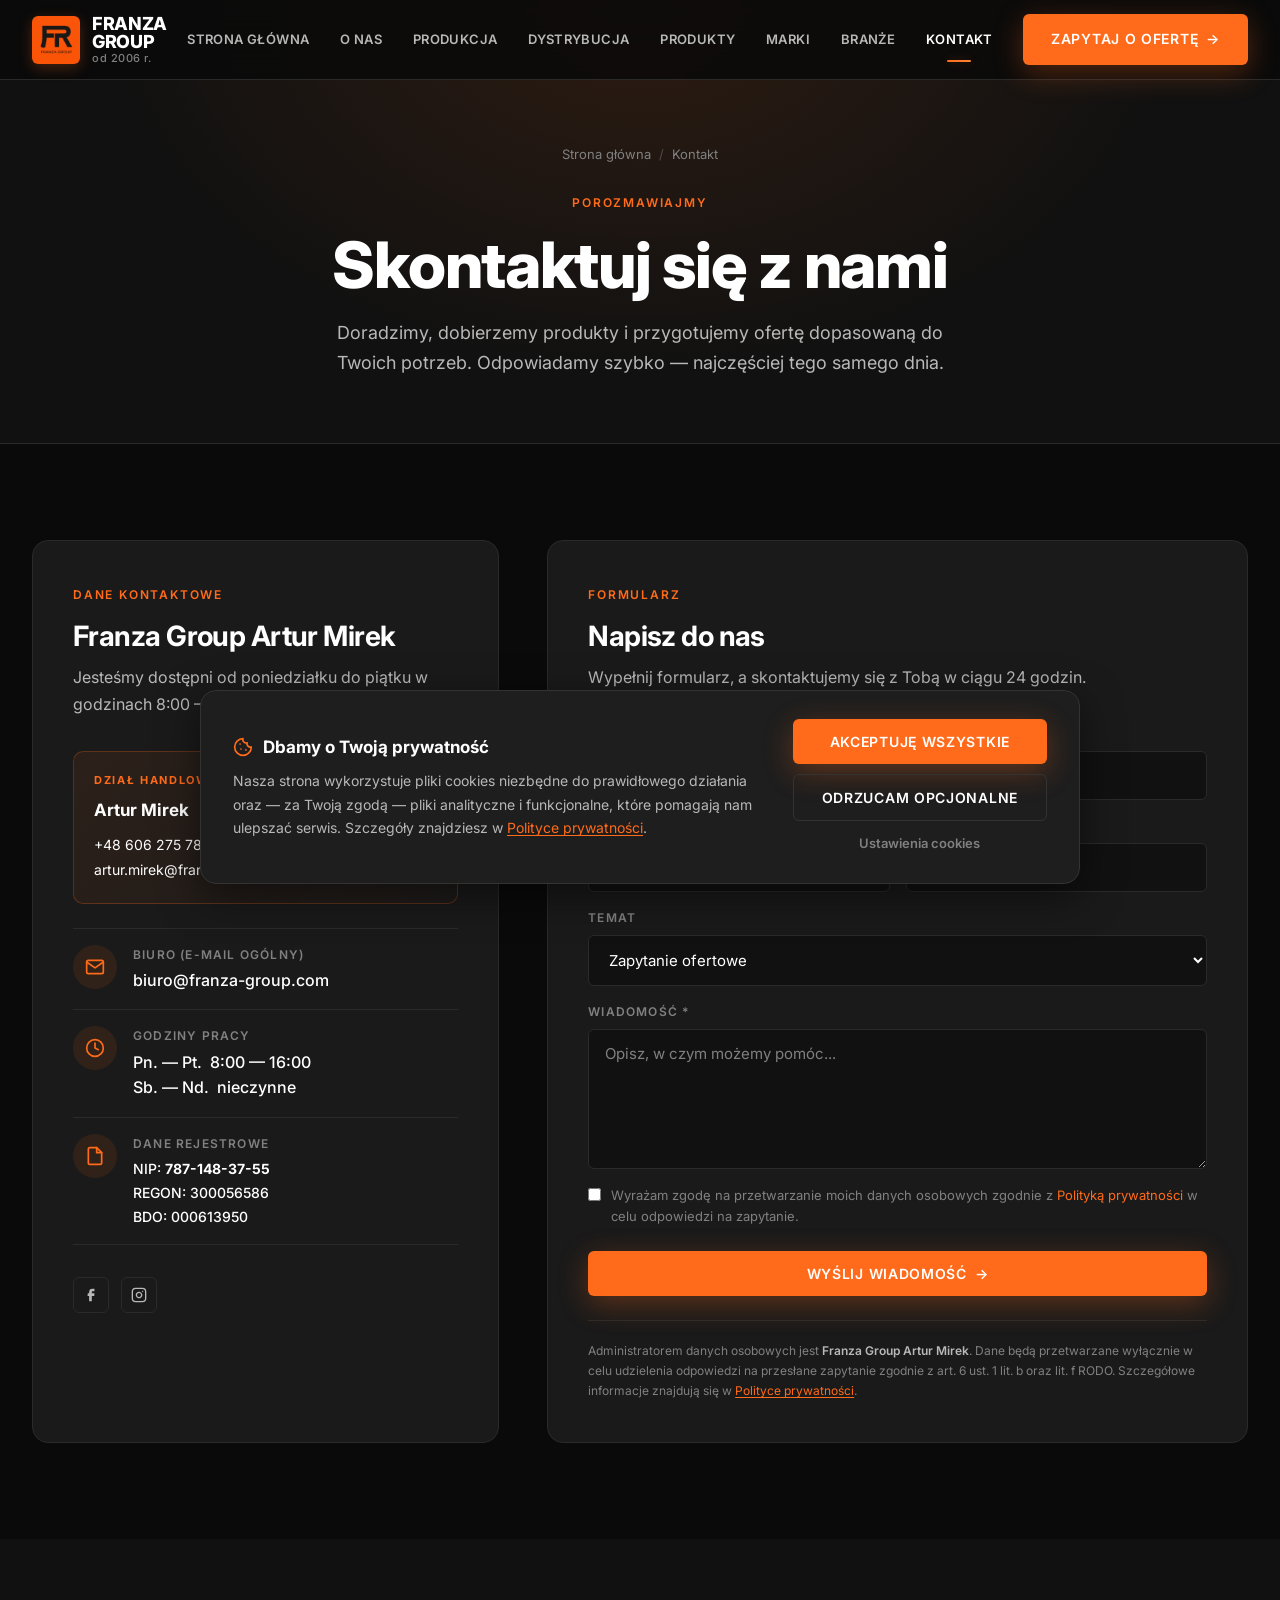
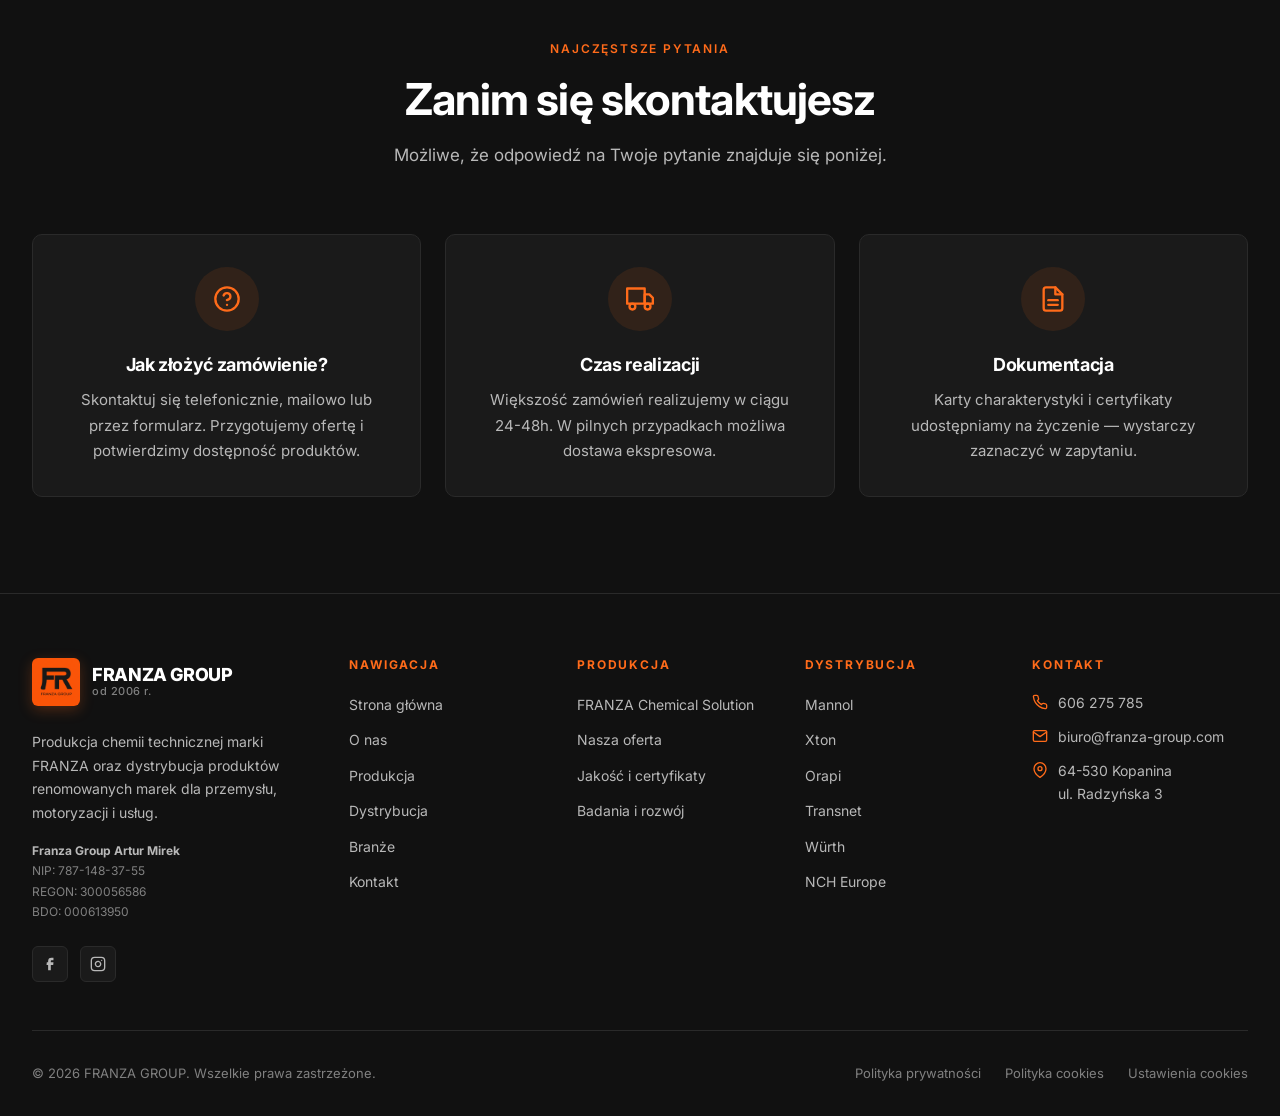
<file: pages/kontakt.html>
<!DOCTYPE html>
<html lang="pl">
<head>
  <meta charset="UTF-8">
  <meta name="viewport" content="width=device-width, initial-scale=1.0">
  <meta name="description" content="Skontaktuj się z FRANZA GROUP — telefon, e-mail, adres oraz formularz kontaktowy. Doradzimy i przygotujemy ofertę dopasowaną do Twoich potrzeb.">
  <meta name="theme-color" content="#0a0a0a">

  <!-- ============================================================
       SEO — adres kanoniczny i podgląd przy udostępnianiu linku
       >>> Domena działa BEZ www — gdyby to się zmieniło, dopisz www <<<
       ============================================================ -->
  <link rel="canonical" href="https://franza-group.com/pages/kontakt.html">
  <meta property="og:type" content="website">
  <meta property="og:locale" content="pl_PL">
  <meta property="og:site_name" content="FRANZA GROUP">
  <meta property="og:url" content="https://franza-group.com/pages/kontakt.html">
  <meta property="og:title" content="Kontakt — FRANZA GROUP">
  <meta property="og:description" content="Skontaktuj się z FRANZA GROUP — telefon, e-mail, adres oraz formularz kontaktowy. Doradzimy i przygotujemy ofertę dopasowaną do Twoich potrzeb.">
  <meta property="og:image" content="https://franza-group.com/assets/og-franza-group.jpg">
  <meta property="og:image:width" content="1200">
  <meta property="og:image:height" content="630">
  <meta property="og:image:alt" content="FRANZA GROUP — chemia, która napędza przemysł">
  <meta name="twitter:card" content="summary_large_image">
  <meta name="twitter:title" content="Kontakt — FRANZA GROUP">
  <meta name="twitter:description" content="Skontaktuj się z FRANZA GROUP — telefon, e-mail, adres oraz formularz kontaktowy. Doradzimy i przygotujemy ofertę dopasowaną do Twoich potrzeb.">
  <meta name="twitter:image" content="https://franza-group.com/assets/og-franza-group.jpg">

  <title>Kontakt — FRANZA GROUP</title>

  <link rel="preconnect" href="https://fonts.googleapis.com">
  <link rel="preconnect" href="https://fonts.gstatic.com" crossorigin>
  <link href="https://fonts.googleapis.com/css2?family=Inter:wght@400;500;600;700;800&display=swap" rel="stylesheet">
  <link rel="stylesheet" href="../css/styles.css?v=72ed3e9f">
  <link rel="icon" type="image/png" href="../assets/favicon.png">
  <link rel="icon" type="image/svg+xml" href="../assets/favicon.svg">
  <link rel="apple-touch-icon" href="../assets/logo/franza-logo-small.png">

  <!-- Dane strukturalne (schema.org) — Google używa ich do wizytówki firmy
       w wynikach wyszukiwania. Po zmianie danych firmy zaktualizuj też tutaj. -->
  <script type="application/ld+json">
  {
    "@context": "https://schema.org",
    "@type": "LocalBusiness",
    "@id": "https://franza-group.com/#organizacja",
    "name": "FRANZA GROUP",
    "legalName": "Franza Group Artur Mirek",
    "url": "https://franza-group.com/",
    "logo": "https://franza-group.com/assets/logo/franza-logo.png",
    "image": "https://franza-group.com/assets/og-franza-group.jpg",
    "description": "Producent chemii technicznej marki FRANZA oraz dystrybutor marek Mannol, Xton, Orapi, Transnet, W\u00fcrth i NCH Europe dla przemys\u0142u, motoryzacji i us\u0142ug.",
    "foundingDate": "2006",
    "vatID": "PL7871483755",
    "taxID": "7871483755",
    "email": "biuro@franza-group.com",
    "telephone": "+48606275785",
    "address": {
      "@type": "PostalAddress",
      "streetAddress": "ul. Radzy\u0144ska 3",
      "postalCode": "64-530",
      "addressLocality": "Kopanina",
      "addressCountry": "PL"
    },
    "openingHoursSpecification": [{
      "@type": "OpeningHoursSpecification",
      "dayOfWeek": ["Monday","Tuesday","Wednesday","Thursday","Friday"],
      "opens": "08:00",
      "closes": "16:00"
    }],
    "areaServed": { "@type": "Country", "name": "Polska" },
    "knowsAbout": ["chemia techniczna","chemia przemys\u0142owa","sorbenty","smary techniczne","\u015brodki czyszcz\u0105ce","myjnie przemys\u0142owe"],
    "brand": [
      { "@type": "Brand", "name": "FRANZA Chemical Solution" },
      { "@type": "Brand", "name": "Mannol" },
      { "@type": "Brand", "name": "Xton" },
      { "@type": "Brand", "name": "Orapi" },
      { "@type": "Brand", "name": "Transnet" },
      { "@type": "Brand", "name": "W\u00fcrth" },
      { "@type": "Brand", "name": "NCH Europe" }
    ],
    "contactPoint": [{
      "@type": "ContactPoint",
      "contactType": "sales",
      "name": "Dzia\u0142 Handlowy",
      "telephone": "+48606275785",
      "email": "artur.mirek@franza-group.com",
      "availableLanguage": ["pl"]
    }]
  }
  </script>
</head>
<body>

  <div id="header-slot">
    <noscript>
      <nav aria-label="Nawigacja">
      <a href="../index.html">Strona główna</a>
      <a href="o-nas.html">O nas</a>
      <a href="produkcja.html">Produkcja</a>
      <a href="dystrybucja.html">Dystrybucja</a>
      <a href="produkty.html">Produkty</a>
      <a href="marki.html">Marki</a>
      <a href="branze.html">Branże</a>
      <a href="kontakt.html">Kontakt</a>
      </nav>
    </noscript>
  </div>

  <main>
    <section class="page-header">
      <div class="container">
        <div class="breadcrumbs">
          <a href="../index.html">Strona główna</a>
          <span class="separator">/</span>
          <span>Kontakt</span>
        </div>
        <span class="eyebrow">Porozmawiajmy</span>
        <h1>Skontaktuj się z nami</h1>
        <p>Doradzimy, dobierzemy produkty i przygotujemy ofertę dopasowaną do Twoich potrzeb. Odpowiadamy szybko — najczęściej tego samego dnia.</p>
      </div>
    </section>

    <section>
      <div class="container">
        <div class="contact-grid">
          <!-- Dane kontaktowe -->
          <div class="contact-info">
            <span class="eyebrow">Dane kontaktowe</span>
            <h2>Franza Group Artur Mirek</h2>
            <p>Jesteśmy dostępni od poniedziałku do piątku w godzinach 8:00 — 16:00.</p>

            <!-- Dział Handlowy - osobowy kontakt -->
            <div style="margin-bottom: 1.5rem; padding: 1.25rem; background: linear-gradient(135deg, rgba(255,107,26,0.08), rgba(255,107,26,0.02)); border: 1px solid rgba(255,107,26,0.25); border-radius: var(--radius-md);">
              <div style="font-size: 0.6875rem; font-weight: 700; letter-spacing: 0.15em; text-transform: uppercase; color: var(--accent); margin-bottom: 0.5rem;">Dział Handlowy</div>
              <div style="font-size: 1.0625rem; font-weight: 700; color: var(--text-primary); margin-bottom: 0.5rem;">Artur Mirek</div>
              <div style="font-size: 0.875rem; color: var(--text-secondary); line-height: 1.8;">
                <a href="tel:+48606275785" style="color: var(--text-primary);">+48 606 275 785</a><br>
                <a href="mailto:artur.mirek@franza-group.com" style="color: var(--text-primary);">artur.mirek@franza-group.com</a>
              </div>
            </div>

            <div class="contact-info-list">
              <div class="contact-info-item">
                <div class="icon-circle">
                  <svg width="20" height="20" viewBox="0 0 24 24" fill="none" stroke="currentColor" stroke-width="2" stroke-linecap="round" stroke-linejoin="round"><path d="M4 4h16c1.1 0 2 .9 2 2v12c0 1.1-.9 2-2 2H4c-1.1 0-2-.9-2-2V6c0-1.1.9-2 2-2z"/><polyline points="22,6 12,13 2,6"/></svg>
                </div>
                <div>
                  <div class="contact-info-item-label">Biuro (e-mail ogólny)</div>
                  <div class="contact-info-item-value">
                    <a href="mailto:biuro@franza-group.com">biuro@franza-group.com</a>
                  </div>
                </div>
              </div>

              <div class="contact-info-item">
                <div class="icon-circle">
                  <svg width="20" height="20" viewBox="0 0 24 24" fill="none" stroke="currentColor" stroke-width="2" stroke-linecap="round" stroke-linejoin="round"><circle cx="12" cy="12" r="10"/><polyline points="12 6 12 12 16 14"/></svg>
                </div>
                <div>
                  <div class="contact-info-item-label">Godziny pracy</div>
                  <div class="contact-info-item-value">
                    Pn. — Pt.&nbsp; 8:00 — 16:00<br>
                    Sb. — Nd.&nbsp; nieczynne
                  </div>
                </div>
              </div>

              <div class="contact-info-item">
                <div class="icon-circle">
                  <svg width="20" height="20" viewBox="0 0 24 24" fill="none" stroke="currentColor" stroke-width="2" stroke-linecap="round" stroke-linejoin="round"><path d="M14 2H6a2 2 0 0 0-2 2v16a2 2 0 0 0 2 2h12a2 2 0 0 0 2-2V8z"/><polyline points="14 2 14 8 20 8"/></svg>
                </div>
                <div>
                  <div class="contact-info-item-label">Dane rejestrowe</div>
                  <div class="contact-info-item-value" style="font-size: 0.875rem; line-height: 1.7;">
                    NIP: <strong>787-148-37-55</strong><br>
                    REGON: 300056586<br>
                    BDO: 000613950
                  </div>
                </div>
              </div>
            </div>

            <div class="footer-social" style="margin-top: 1rem;">
              <a href="#" class="social-link" aria-label="Facebook">
                <svg width="16" height="16" viewBox="0 0 24 24" fill="currentColor"><path d="M9.198 21.5h4v-8.01h3.604l.396-3.98h-4V7.5a1 1 0 0 1 1-1h3v-4h-3a5 5 0 0 0-5 5v2.01h-2l-.396 3.98h2.396v8.01Z"/></svg>
              </a>
              <a href="#" class="social-link" aria-label="Instagram">
                <svg width="16" height="16" viewBox="0 0 24 24" fill="none" stroke="currentColor" stroke-width="2" stroke-linecap="round" stroke-linejoin="round"><rect x="2" y="2" width="20" height="20" rx="5" ry="5"/><path d="M16 11.37A4 4 0 1 1 12.63 8 4 4 0 0 1 16 11.37z"/><line x1="17.5" y1="6.5" x2="17.51" y2="6.5"/></svg>
              </a>
            </div>
          </div>

          <!-- Formularz -->
          <div class="contact-form">
            <span class="eyebrow">Formularz</span>
            <h2>Napisz do nas</h2>
            <p>Wypełnij formularz, a skontaktujemy się z Tobą w ciągu 24 godzin.</p>

            <form id="contactForm" novalidate>
              <!-- ═══════════════════════════════════════════════════════════
                   WYSYŁKA MAILI — Web3Forms.  SKONFIGUROWANE, DZIAŁA.

                   Zapytania z formularza lecą na biuro@franza-group.com.
                   Klucz poniżej jest publiczny z założenia (siedzi w kodzie
                   strony) — nie jest hasłem i nie daje dostępu do skrzynki.

                   Gdyby kiedyś trzeba było zmienić adres odbiorcy albo klucz:
                     1. https://web3forms.com → zaloguj się na biuro@franza-group.com
                     2. Wygeneruj nowy Access Key
                     3. Podmień wartość w linii poniżej i wgraj ten plik na serwer

                   Dlaczego Web3Forms, a nie skrypt PHP na hostingu:
                   SPF domeny (v=spf1 include:_spf.google.com ~all) dopuszcza do
                   wysyłki wyłącznie serwery Google. Poczta wysłana z LiteSpeeda
                   nie przeszłaby weryfikacji i lądowałaby w spamie.
                   ═══════════════════════════════════════════════════════════ -->
              <input type="hidden" name="access_key" value="94045d20-f18e-4906-b4a2-f42464b1a656">
              <input type="hidden" name="from_name" value="Formularz — franza-group.com">
              <!-- Temat i adres zwrotny uzupełnia js/main.js danymi z formularza,
                   dzięki czemu "Odpowiedz" w skrzynce trafia prosto do klienta -->
              <input type="hidden" name="subject" value="Nowe zapytanie z witryny FRANZA GROUP">
              <input type="hidden" name="replyto" value="">
              <!-- Honeypot antyspamowy: prawdziwy użytkownik tego nie zaznaczy -->
              <input type="checkbox" name="botcheck" style="display:none !important" tabindex="-1" autocomplete="off" aria-hidden="true">

              <div class="form-row cols-2">
                <div class="form-group">
                  <label for="name">Imię i nazwisko *</label>
                  <input type="text" id="name" name="name" class="form-control" placeholder="Jan Kowalski" required>
                </div>
                <div class="form-group">
                  <label for="company">Firma</label>
                  <input type="text" id="company" name="company" class="form-control" placeholder="Nazwa firmy">
                </div>
              </div>

              <div class="form-row cols-2">
                <div class="form-group">
                  <label for="email">E-mail *</label>
                  <input type="email" id="email" name="email" class="form-control" placeholder="email@firma.pl" required>
                </div>
                <div class="form-group">
                  <label for="phone">Telefon</label>
                  <input type="tel" id="phone" name="phone" class="form-control" placeholder="+48 ...">
                </div>
              </div>

              <div class="form-row">
                <div class="form-group">
                  <label for="subject">Temat</label>
                  <select id="subject" name="temat" class="form-control">
                    <option value="oferta">Zapytanie ofertowe</option>
                    <option value="produkt">Pytanie o produkt</option>
                    <option value="dystrybucja">Współpraca / dystrybucja</option>
                    <option value="techniczne">Wsparcie techniczne</option>
                    <option value="inne">Inne</option>
                  </select>
                </div>
              </div>

              <div class="form-row">
                <div class="form-group">
                  <label for="message">Wiadomość *</label>
                  <textarea id="message" name="message" class="form-control" placeholder="Opisz, w czym możemy pomóc..." required></textarea>
                </div>
              </div>

              <div class="form-check">
                <input type="checkbox" id="consent" name="consent" required>
                <label for="consent">Wyrażam zgodę na przetwarzanie moich danych osobowych zgodnie z <a href="polityka-prywatnosci.html">Polityką prywatności</a> w celu odpowiedzi na zapytanie.</label>
              </div>

              <button type="submit" class="btn btn-primary form-submit">
                Wyślij wiadomość
                <span class="arrow">→</span>
              </button>

              <div id="formMessage" class="form-message"></div>

              <!-- Klauzula informacyjna RODO -->
              <p class="form-privacy-note">
                Administratorem danych osobowych jest <strong>Franza Group Artur Mirek</strong>. Dane będą przetwarzane wyłącznie w celu udzielenia odpowiedzi na przesłane zapytanie zgodnie z art. 6 ust. 1 lit. b oraz lit. f RODO. Szczegółowe informacje znajdują się w <a href="polityka-prywatnosci.html">Polityce prywatności</a>.
              </p>
            </form>
          </div>
        </div>
      </div>
    </section>

    <section style="background-color: var(--bg-secondary);">
      <div class="container">
        <div class="section-header">
          <span class="eyebrow">Najczęstsze pytania</span>
          <h2>Zanim się skontaktujesz</h2>
          <p>Możliwe, że odpowiedź na Twoje pytanie znajduje się poniżej.</p>
        </div>

        <div class="values-grid">
          <div class="value-card">
            <div class="icon-circle">
              <svg width="28" height="28" viewBox="0 0 24 24" fill="none" stroke="currentColor" stroke-width="2" stroke-linecap="round" stroke-linejoin="round"><circle cx="12" cy="12" r="10"/><path d="M9.09 9a3 3 0 0 1 5.83 1c0 2-3 3-3 3"/><line x1="12" y1="17" x2="12.01" y2="17"/></svg>
            </div>
            <h3>Jak złożyć zamówienie?</h3>
            <p>Skontaktuj się telefonicznie, mailowo lub przez formularz. Przygotujemy ofertę i potwierdzimy dostępność produktów.</p>
          </div>
          <div class="value-card">
            <div class="icon-circle">
              <svg width="28" height="28" viewBox="0 0 24 24" fill="none" stroke="currentColor" stroke-width="2" stroke-linecap="round" stroke-linejoin="round"><rect x="1" y="3" width="15" height="13"/><polygon points="16 8 20 8 23 11 23 16 16 16 16 8"/><circle cx="5.5" cy="18.5" r="2.5"/><circle cx="18.5" cy="18.5" r="2.5"/></svg>
            </div>
            <h3>Czas realizacji</h3>
            <p>Większość zamówień realizujemy w ciągu 24-48h. W pilnych przypadkach możliwa dostawa ekspresowa.</p>
          </div>
          <div class="value-card">
            <div class="icon-circle">
              <svg width="28" height="28" viewBox="0 0 24 24" fill="none" stroke="currentColor" stroke-width="2" stroke-linecap="round" stroke-linejoin="round"><path d="M14 2H6a2 2 0 0 0-2 2v16a2 2 0 0 0 2 2h12a2 2 0 0 0 2-2V8z"/><polyline points="14 2 14 8 20 8"/><line x1="16" y1="13" x2="8" y2="13"/><line x1="16" y1="17" x2="8" y2="17"/></svg>
            </div>
            <h3>Dokumentacja</h3>
            <p>Karty charakterystyki i certyfikaty udostępniamy na życzenie — wystarczy zaznaczyć w zapytaniu.</p>
          </div>
        </div>
      </div>
    </section>
  </main>

  <div id="footer-slot"></div>
  <script src="../js/main.js?v=72ed3e9f"></script>
  <script src="../js/cookies.js?v=72ed3e9f"></script>
</body>
</html>
</file>
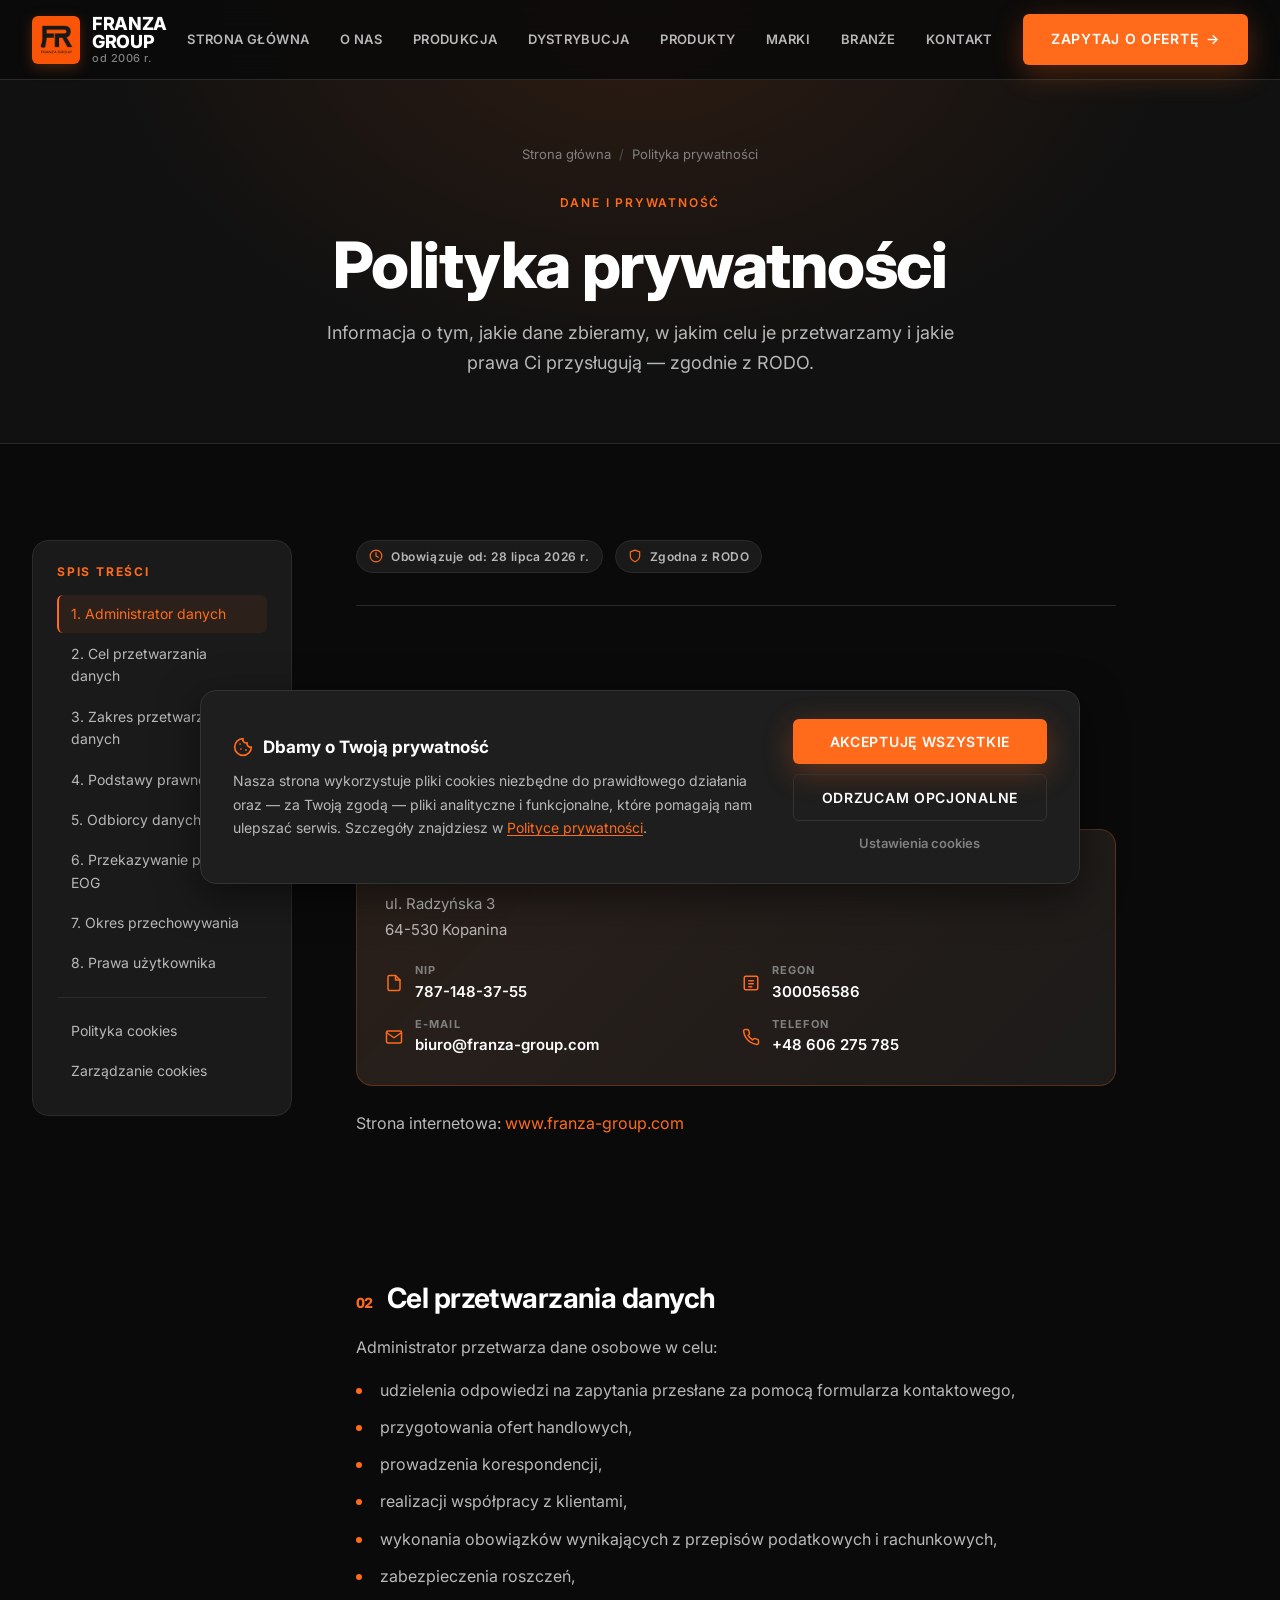
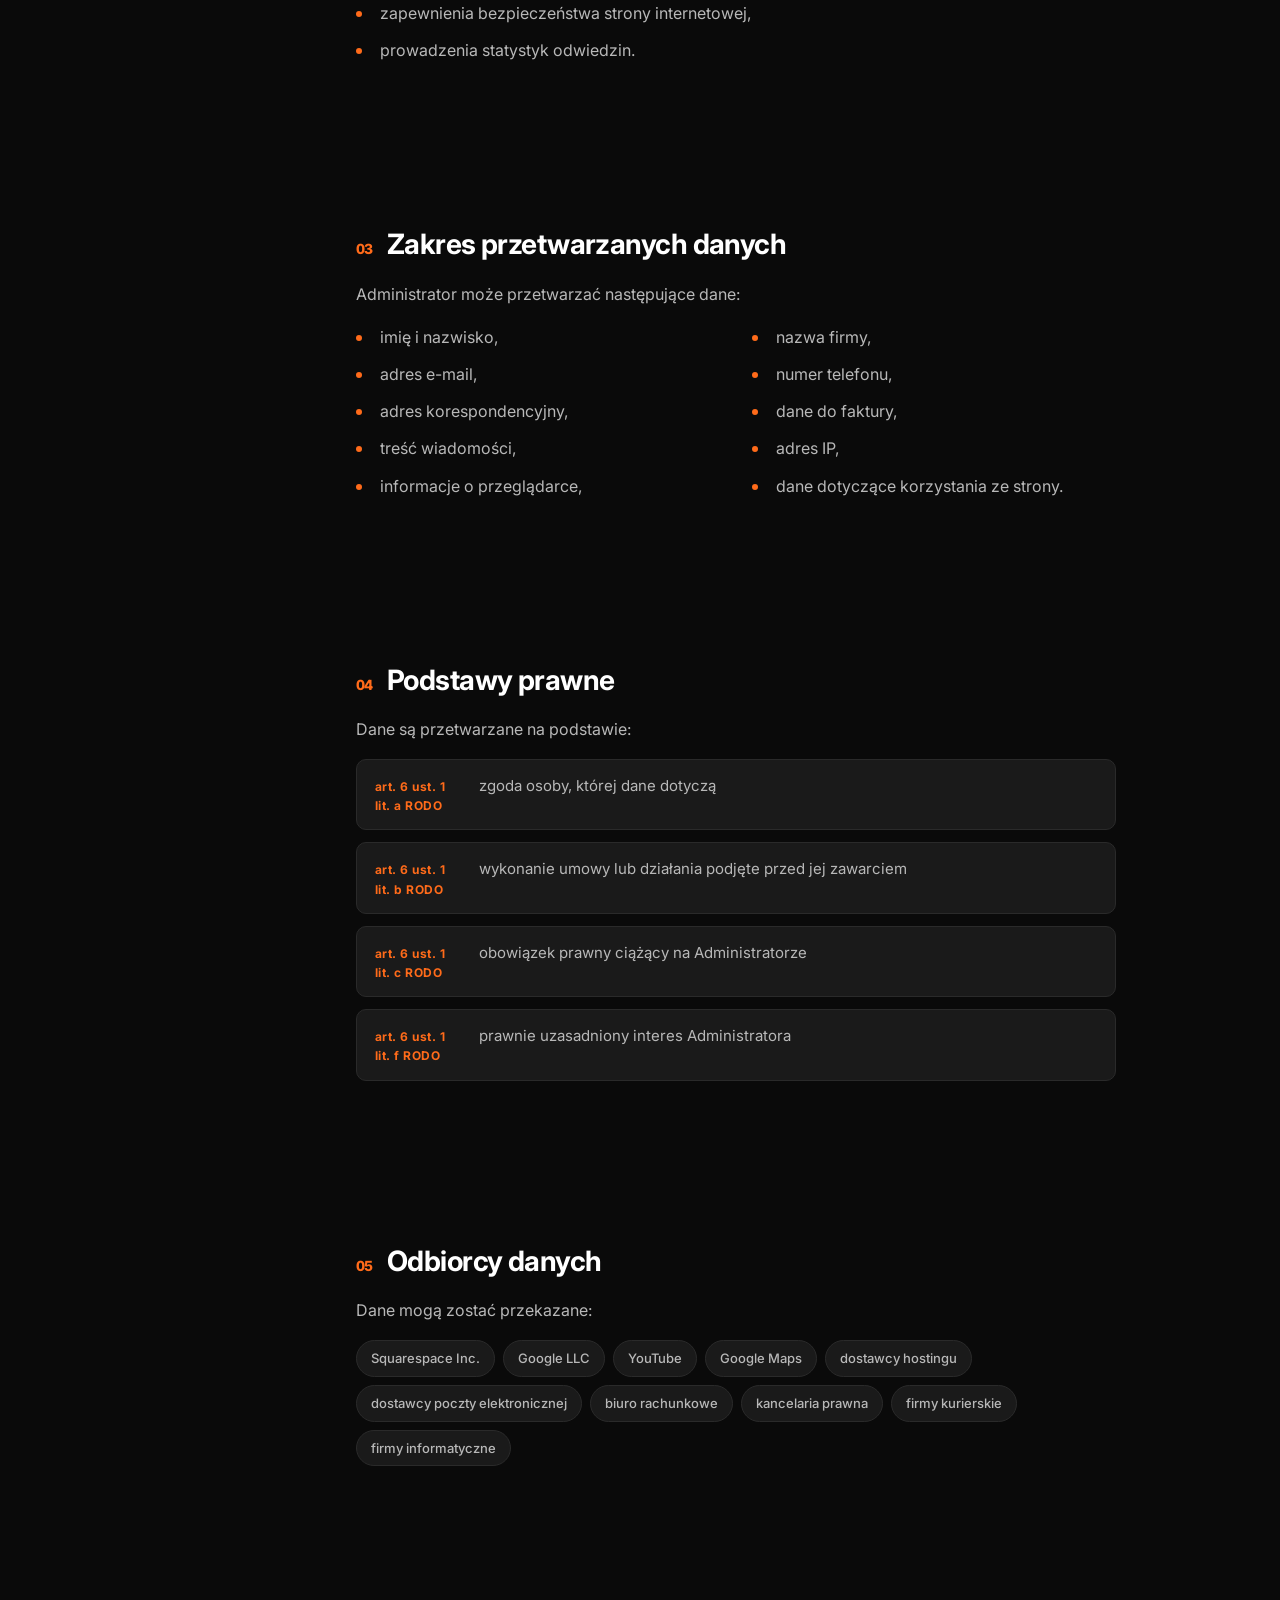
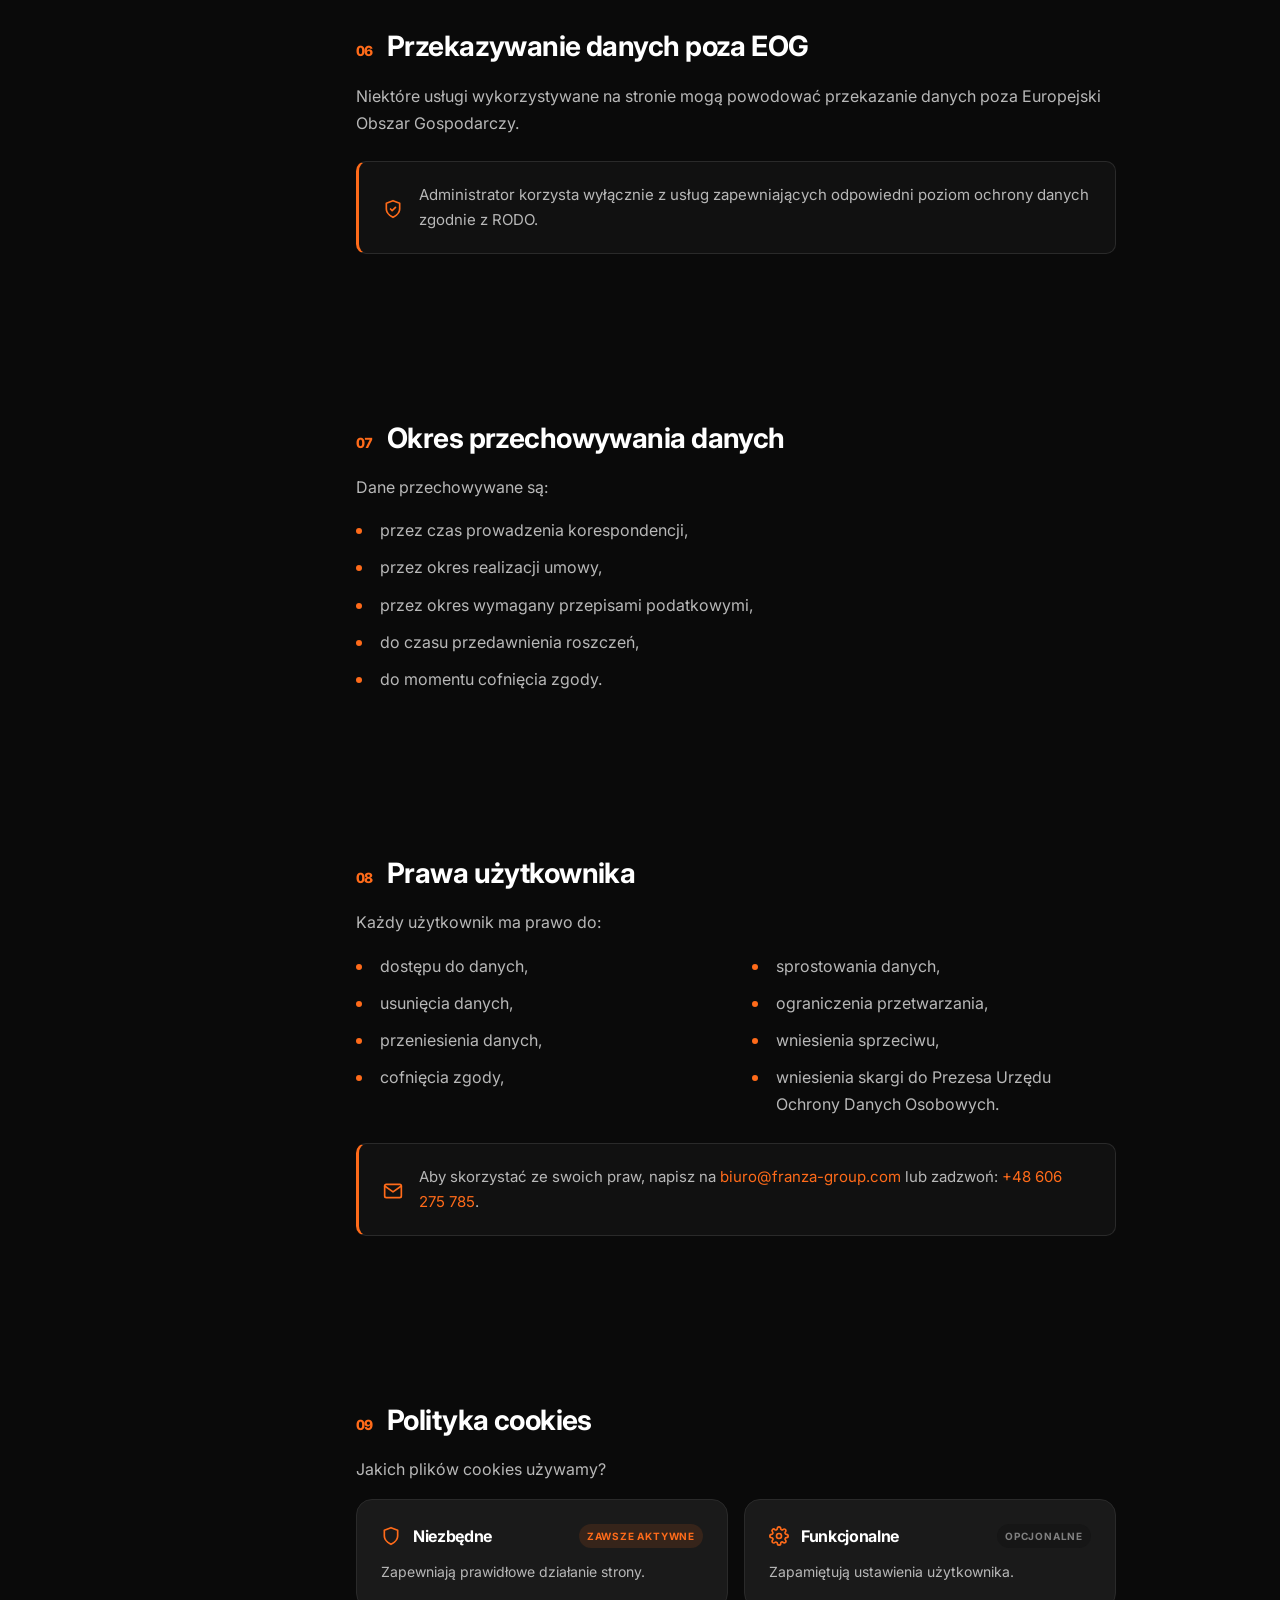
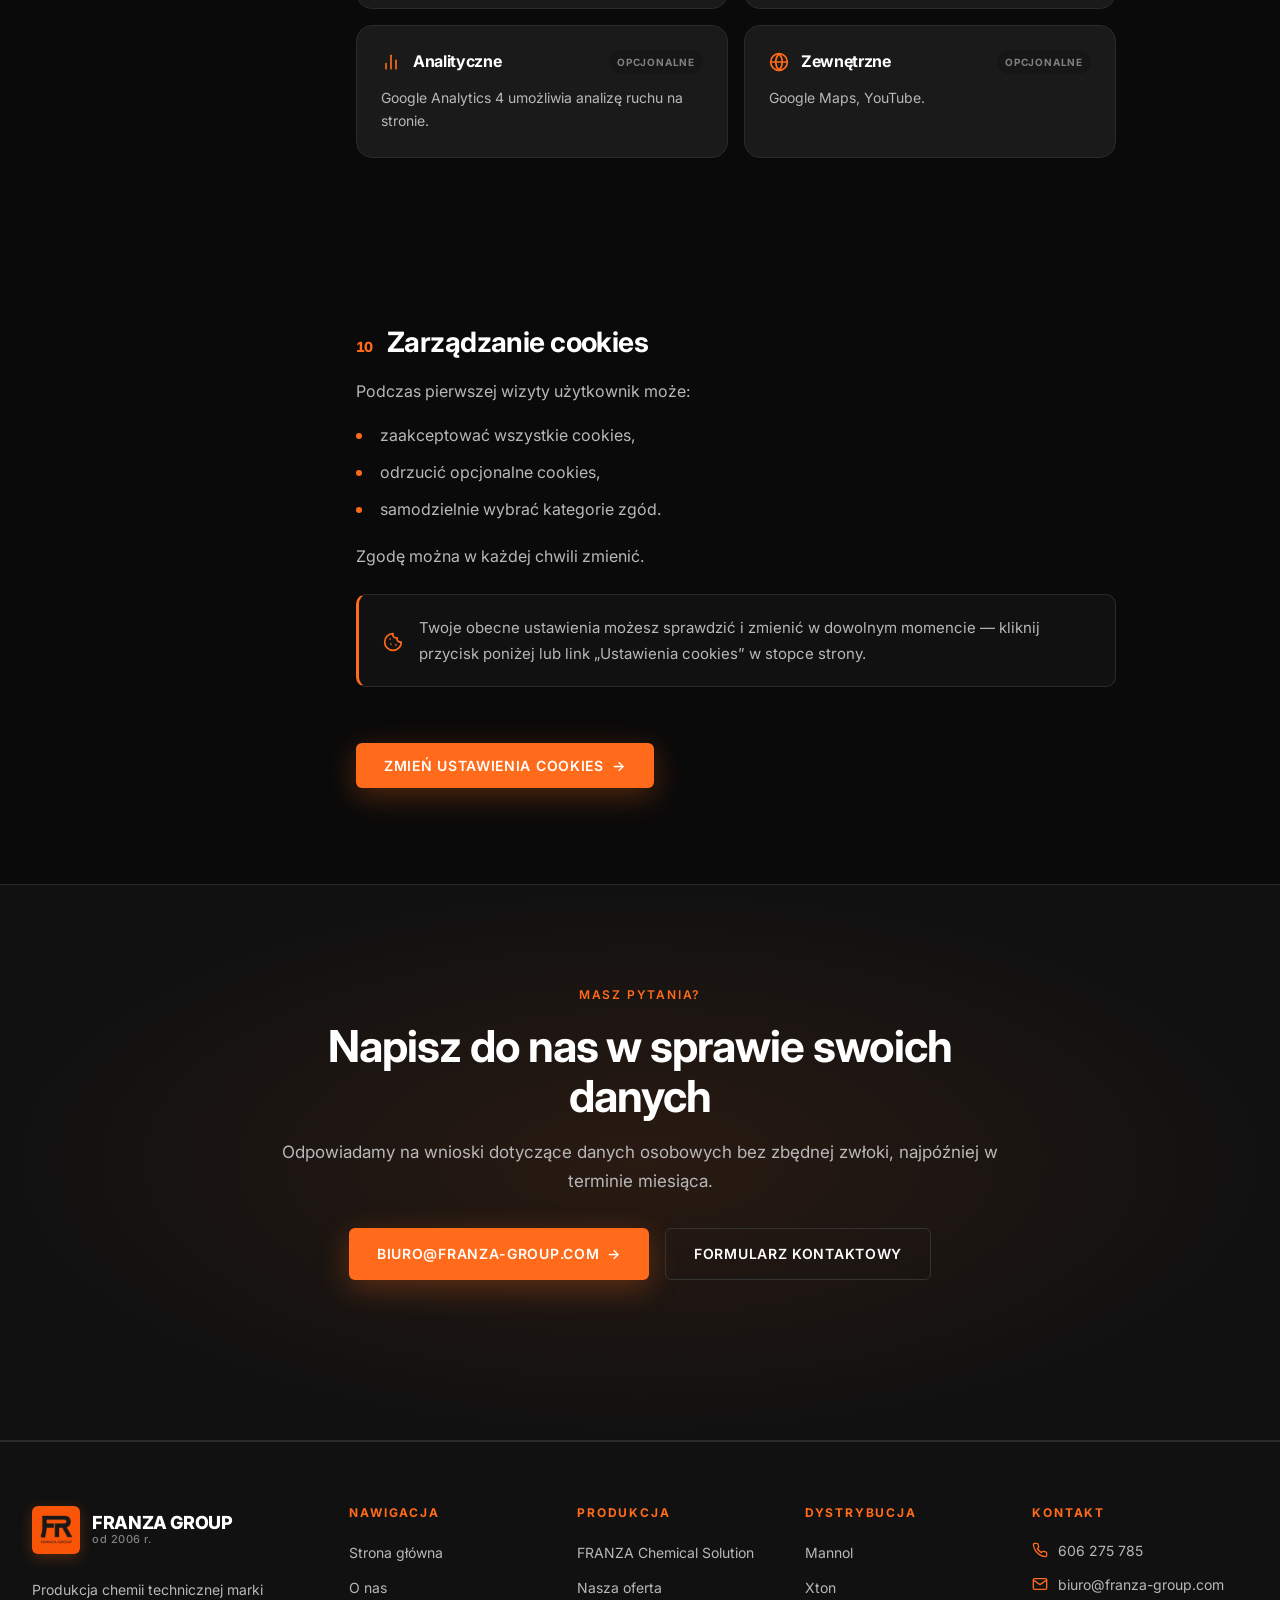
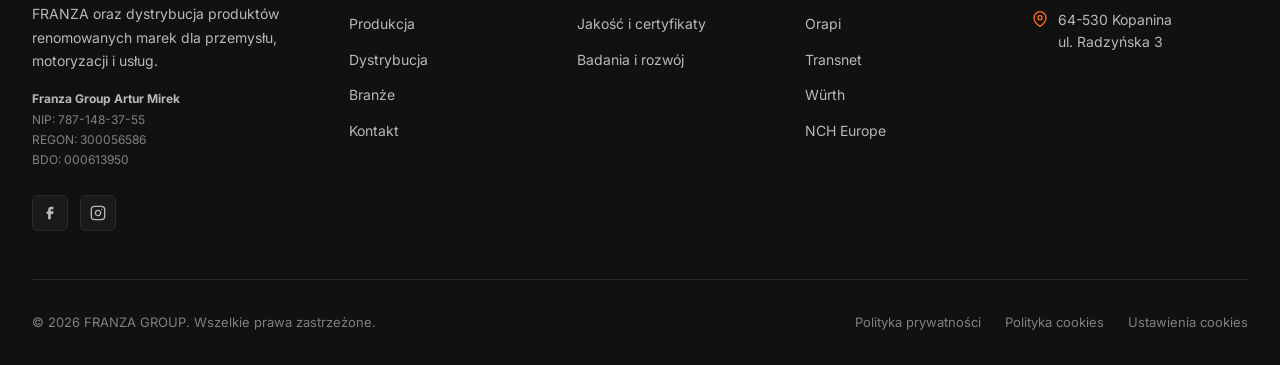
<file: pages/polityka-prywatnosci.html>
<!DOCTYPE html>
<html lang="pl">
<head>
  <meta charset="UTF-8">
  <meta name="viewport" content="width=device-width, initial-scale=1.0">
  <meta name="description" content="Polityka prywatności i polityka cookies FRANZA GROUP — informacje o administratorze danych, celach przetwarzania, podstawach prawnych oraz prawach użytkownika zgodnie z RODO.">
  <meta name="theme-color" content="#0a0a0a">

  <!-- ============================================================
       SEO — adres kanoniczny i podgląd przy udostępnianiu linku
       >>> Domena działa BEZ www — gdyby to się zmieniło, dopisz www <<<
       ============================================================ -->
  <link rel="canonical" href="https://franza-group.com/pages/polityka-prywatnosci.html">
  <meta property="og:type" content="website">
  <meta property="og:locale" content="pl_PL">
  <meta property="og:site_name" content="FRANZA GROUP">
  <meta property="og:url" content="https://franza-group.com/pages/polityka-prywatnosci.html">
  <meta property="og:title" content="Polityka prywatności — FRANZA GROUP">
  <meta property="og:description" content="Polityka prywatności i polityka cookies FRANZA GROUP — informacje o administratorze danych, celach przetwarzania, podstawach prawnych oraz prawach użytkownika zgodnie z RODO.">
  <meta property="og:image" content="https://franza-group.com/assets/og-franza-group.jpg">
  <meta property="og:image:width" content="1200">
  <meta property="og:image:height" content="630">
  <meta property="og:image:alt" content="FRANZA GROUP — chemia, która napędza przemysł">
  <meta name="twitter:card" content="summary_large_image">
  <meta name="twitter:title" content="Polityka prywatności — FRANZA GROUP">
  <meta name="twitter:description" content="Polityka prywatności i polityka cookies FRANZA GROUP — informacje o administratorze danych, celach przetwarzania, podstawach prawnych oraz prawach użytkownika zgodnie z RODO.">
  <meta name="twitter:image" content="https://franza-group.com/assets/og-franza-group.jpg">

  <meta name="robots" content="index, follow">
  <title>Polityka prywatności — FRANZA GROUP</title>

  <link rel="preconnect" href="https://fonts.googleapis.com">
  <link rel="preconnect" href="https://fonts.gstatic.com" crossorigin>
  <link href="https://fonts.googleapis.com/css2?family=Inter:wght@400;500;600;700;800&display=swap" rel="stylesheet">
  <link rel="stylesheet" href="../css/styles.css?v=72ed3e9f">
  <link rel="icon" type="image/png" href="../assets/favicon.png">
  <link rel="icon" type="image/svg+xml" href="../assets/favicon.svg">
  <link rel="apple-touch-icon" href="../assets/logo/franza-logo-small.png">
</head>
<body>

  <div id="header-slot">
    <noscript>
      <nav aria-label="Nawigacja">
      <a href="../index.html">Strona główna</a>
      <a href="o-nas.html">O nas</a>
      <a href="produkcja.html">Produkcja</a>
      <a href="dystrybucja.html">Dystrybucja</a>
      <a href="produkty.html">Produkty</a>
      <a href="marki.html">Marki</a>
      <a href="branze.html">Branże</a>
      <a href="kontakt.html">Kontakt</a>
      </nav>
    </noscript>
  </div>

  <main>
    <section class="page-header">
      <div class="container">
        <div class="breadcrumbs">
          <a href="../index.html">Strona główna</a>
          <span class="separator">/</span>
          <span>Polityka prywatności</span>
        </div>
        <span class="eyebrow">Dane i prywatność</span>
        <h1>Polityka prywatności</h1>
        <p>Informacja o tym, jakie dane zbieramy, w jakim celu je przetwarzamy i jakie prawa Ci przysługują — zgodnie z RODO.</p>
      </div>
    </section>

    <section>
      <div class="container">
        <div class="legal-layout">

          <!-- Spis treści -->
          <aside class="legal-toc" aria-label="Spis treści">
            <h4>Spis treści</h4>
            <ol>
              <li><a href="#administrator">1. Administrator danych</a></li>
              <li><a href="#cele">2. Cel przetwarzania danych</a></li>
              <li><a href="#zakres">3. Zakres przetwarzanych danych</a></li>
              <li><a href="#podstawy">4. Podstawy prawne</a></li>
              <li><a href="#odbiorcy">5. Odbiorcy danych</a></li>
              <li><a href="#eog">6. Przekazywanie poza EOG</a></li>
              <li><a href="#okres">7. Okres przechowywania</a></li>
              <li><a href="#prawa">8. Prawa użytkownika</a></li>
              <li class="legal-toc-divider" aria-hidden="true"></li>
              <li><a href="#cookies">Polityka cookies</a></li>
              <li><a href="#zarzadzanie">Zarządzanie cookies</a></li>
            </ol>
          </aside>

          <!-- Treść -->
          <div class="legal-content">

            <div class="legal-meta">
              <span class="legal-badge">
                <svg width="14" height="14" viewBox="0 0 24 24" fill="none" stroke="currentColor" stroke-width="2" stroke-linecap="round" stroke-linejoin="round"><circle cx="12" cy="12" r="10"/><polyline points="12 6 12 12 16 14"/></svg>
                <!-- >>> PODMIEŃ NA DATĘ PUBLIKACJI STRONY <<< -->
                Obowiązuje od: 28 lipca 2026 r.
              </span>
              <span class="legal-badge">
                <svg width="14" height="14" viewBox="0 0 24 24" fill="none" stroke="currentColor" stroke-width="2" stroke-linecap="round" stroke-linejoin="round"><path d="M12 22s8-4 8-10V5l-8-3-8 3v7c0 6 8 10 8 10z"/></svg>
                Zgodna z RODO
              </span>
            </div>

            <!-- 1 -->
            <section class="legal-section" id="administrator">
              <h2><span class="legal-section-num">01</span> Administrator danych</h2>
              <p>Administratorem danych osobowych jest:</p>

              <div class="legal-card">
                <div class="legal-card-name">Franza Group Artur Mirek</div>
                <div class="legal-card-address">
                  ul. Radzyńska 3<br>
                  64-530 Kopanina
                </div>
                <div class="legal-card-rows">
                  <div class="legal-card-row">
                    <svg width="18" height="18" viewBox="0 0 24 24" fill="none" stroke="currentColor" stroke-width="2" stroke-linecap="round" stroke-linejoin="round"><path d="M14 2H6a2 2 0 0 0-2 2v16a2 2 0 0 0 2 2h12a2 2 0 0 0 2-2V8z"/><polyline points="14 2 14 8 20 8"/></svg>
                    <div>
                      <div class="legal-card-row-label">NIP</div>
                      <div class="legal-card-row-value">787-148-37-55</div>
                    </div>
                  </div>
                  <div class="legal-card-row">
                    <svg width="18" height="18" viewBox="0 0 24 24" fill="none" stroke="currentColor" stroke-width="2" stroke-linecap="round" stroke-linejoin="round"><rect x="3" y="3" width="18" height="18" rx="2"/><line x1="9" y1="9" x2="15" y2="9"/><line x1="9" y1="13" x2="15" y2="13"/><line x1="9" y1="17" x2="13" y2="17"/></svg>
                    <div>
                      <div class="legal-card-row-label">REGON</div>
                      <div class="legal-card-row-value">300056586</div>
                    </div>
                  </div>
                  <div class="legal-card-row">
                    <svg width="18" height="18" viewBox="0 0 24 24" fill="none" stroke="currentColor" stroke-width="2" stroke-linecap="round" stroke-linejoin="round"><path d="M4 4h16c1.1 0 2 .9 2 2v12c0 1.1-.9 2-2 2H4c-1.1 0-2-.9-2-2V6c0-1.1.9-2 2-2z"/><polyline points="22,6 12,13 2,6"/></svg>
                    <div>
                      <div class="legal-card-row-label">E-mail</div>
                      <div class="legal-card-row-value"><a href="mailto:biuro@franza-group.com">biuro@franza-group.com</a></div>
                    </div>
                  </div>
                  <div class="legal-card-row">
                    <svg width="18" height="18" viewBox="0 0 24 24" fill="none" stroke="currentColor" stroke-width="2" stroke-linecap="round" stroke-linejoin="round"><path d="M22 16.92v3a2 2 0 0 1-2.18 2 19.79 19.79 0 0 1-8.63-3.07 19.5 19.5 0 0 1-6-6 19.79 19.79 0 0 1-3.07-8.67A2 2 0 0 1 4.11 2h3a2 2 0 0 1 2 1.72 12.84 12.84 0 0 0 .7 2.81 2 2 0 0 1-.45 2.11L8.09 9.91a16 16 0 0 0 6 6l1.27-1.27a2 2 0 0 1 2.11-.45 12.84 12.84 0 0 0 2.81.7A2 2 0 0 1 22 16.92z"/></svg>
                    <div>
                      <div class="legal-card-row-label">Telefon</div>
                      <div class="legal-card-row-value"><a href="tel:+48606275785">+48 606 275 785</a></div>
                    </div>
                  </div>
                </div>
              </div>

              <p>Strona internetowa: <a href="../index.html" class="accent-text">www.franza-group.com</a></p>
            </section>

            <!-- 2 -->
            <section class="legal-section" id="cele">
              <h2><span class="legal-section-num">02</span> Cel przetwarzania danych</h2>
              <p>Administrator przetwarza dane osobowe w celu:</p>
              <ul class="legal-list">
                <li>udzielenia odpowiedzi na zapytania przesłane za pomocą formularza kontaktowego,</li>
                <li>przygotowania ofert handlowych,</li>
                <li>prowadzenia korespondencji,</li>
                <li>realizacji współpracy z klientami,</li>
                <li>wykonania obowiązków wynikających z przepisów podatkowych i rachunkowych,</li>
                <li>zabezpieczenia roszczeń,</li>
                <li>zapewnienia bezpieczeństwa strony internetowej,</li>
                <li>prowadzenia statystyk odwiedzin.</li>
              </ul>
            </section>

            <!-- 3 -->
            <section class="legal-section" id="zakres">
              <h2><span class="legal-section-num">03</span> Zakres przetwarzanych danych</h2>
              <p>Administrator może przetwarzać następujące dane:</p>
              <ul class="legal-list legal-list-cols">
                <li>imię i nazwisko,</li>
                <li>nazwa firmy,</li>
                <li>adres e-mail,</li>
                <li>numer telefonu,</li>
                <li>adres korespondencyjny,</li>
                <li>dane do faktury,</li>
                <li>treść wiadomości,</li>
                <li>adres IP,</li>
                <li>informacje o przeglądarce,</li>
                <li>dane dotyczące korzystania ze strony.</li>
              </ul>
            </section>

            <!-- 4 -->
            <section class="legal-section" id="podstawy">
              <h2><span class="legal-section-num">04</span> Podstawy prawne</h2>
              <p>Dane są przetwarzane na podstawie:</p>
              <div class="legal-basis">
                <div class="legal-basis-item">
                  <span class="legal-basis-art">art. 6 ust. 1<br>lit. a RODO</span>
                  <span class="legal-basis-desc">zgoda osoby, której dane dotyczą</span>
                </div>
                <div class="legal-basis-item">
                  <span class="legal-basis-art">art. 6 ust. 1<br>lit. b RODO</span>
                  <span class="legal-basis-desc">wykonanie umowy lub działania podjęte przed jej zawarciem</span>
                </div>
                <div class="legal-basis-item">
                  <span class="legal-basis-art">art. 6 ust. 1<br>lit. c RODO</span>
                  <span class="legal-basis-desc">obowiązek prawny ciążący na Administratorze</span>
                </div>
                <div class="legal-basis-item">
                  <span class="legal-basis-art">art. 6 ust. 1<br>lit. f RODO</span>
                  <span class="legal-basis-desc">prawnie uzasadniony interes Administratora</span>
                </div>
              </div>
            </section>

            <!-- 5 -->
            <section class="legal-section" id="odbiorcy">
              <h2><span class="legal-section-num">05</span> Odbiorcy danych</h2>
              <p>Dane mogą zostać przekazane:</p>
              <div class="legal-tags">
                <span class="legal-tag">Squarespace Inc.</span>
                <span class="legal-tag">Google LLC</span>
                <span class="legal-tag">YouTube</span>
                <span class="legal-tag">Google Maps</span>
                <span class="legal-tag">dostawcy hostingu</span>
                <span class="legal-tag">dostawcy poczty elektronicznej</span>
                <span class="legal-tag">biuro rachunkowe</span>
                <span class="legal-tag">kancelaria prawna</span>
                <span class="legal-tag">firmy kurierskie</span>
                <span class="legal-tag">firmy informatyczne</span>
              </div>
            </section>

            <!-- 6 -->
            <section class="legal-section" id="eog">
              <h2><span class="legal-section-num">06</span> Przekazywanie danych poza EOG</h2>
              <p>Niektóre usługi wykorzystywane na stronie mogą powodować przekazanie danych poza Europejski Obszar Gospodarczy.</p>
              <div class="legal-note">
                <svg width="20" height="20" viewBox="0 0 24 24" fill="none" stroke="currentColor" stroke-width="2" stroke-linecap="round" stroke-linejoin="round"><path d="M12 22s8-4 8-10V5l-8-3-8 3v7c0 6 8 10 8 10z"/><polyline points="9 12 11 14 15 10"/></svg>
                <p>Administrator korzysta wyłącznie z usług zapewniających odpowiedni poziom ochrony danych zgodnie z RODO.</p>
              </div>
            </section>

            <!-- 7 -->
            <section class="legal-section" id="okres">
              <h2><span class="legal-section-num">07</span> Okres przechowywania danych</h2>
              <p>Dane przechowywane są:</p>
              <ul class="legal-list">
                <li>przez czas prowadzenia korespondencji,</li>
                <li>przez okres realizacji umowy,</li>
                <li>przez okres wymagany przepisami podatkowymi,</li>
                <li>do czasu przedawnienia roszczeń,</li>
                <li>do momentu cofnięcia zgody.</li>
              </ul>
            </section>

            <!-- 8 -->
            <section class="legal-section" id="prawa">
              <h2><span class="legal-section-num">08</span> Prawa użytkownika</h2>
              <p>Każdy użytkownik ma prawo do:</p>
              <ul class="legal-list legal-list-cols">
                <li>dostępu do danych,</li>
                <li>sprostowania danych,</li>
                <li>usunięcia danych,</li>
                <li>ograniczenia przetwarzania,</li>
                <li>przeniesienia danych,</li>
                <li>wniesienia sprzeciwu,</li>
                <li>cofnięcia zgody,</li>
                <li>wniesienia skargi do Prezesa Urzędu Ochrony Danych Osobowych.</li>
              </ul>
              <div class="legal-note">
                <svg width="20" height="20" viewBox="0 0 24 24" fill="none" stroke="currentColor" stroke-width="2" stroke-linecap="round" stroke-linejoin="round"><path d="M4 4h16c1.1 0 2 .9 2 2v12c0 1.1-.9 2-2 2H4c-1.1 0-2-.9-2-2V6c0-1.1.9-2 2-2z"/><polyline points="22,6 12,13 2,6"/></svg>
                <p>Aby skorzystać ze swoich praw, napisz na <a href="mailto:biuro@franza-group.com" class="accent-text">biuro@franza-group.com</a> lub zadzwoń: <a href="tel:+48606275785" class="accent-text">+48 606 275 785</a>.</p>
              </div>
            </section>

            <!-- Cookies -->
            <section class="legal-section" id="cookies">
              <h2><span class="legal-section-num">09</span> Polityka cookies</h2>
              <p>Jakich plików cookies używamy?</p>

              <div class="cookie-cats">
                <div class="cookie-cat">
                  <div class="cookie-cat-head">
                    <svg width="20" height="20" viewBox="0 0 24 24" fill="none" stroke="currentColor" stroke-width="2" stroke-linecap="round" stroke-linejoin="round"><path d="M12 22s8-4 8-10V5l-8-3-8 3v7c0 6 8 10 8 10z"/></svg>
                    <h4>Niezbędne</h4>
                    <span class="cookie-cat-pill required">Zawsze aktywne</span>
                  </div>
                  <p>Zapewniają prawidłowe działanie strony.</p>
                </div>

                <div class="cookie-cat">
                  <div class="cookie-cat-head">
                    <svg width="20" height="20" viewBox="0 0 24 24" fill="none" stroke="currentColor" stroke-width="2" stroke-linecap="round" stroke-linejoin="round"><circle cx="12" cy="12" r="3"/><path d="M19.4 15a1.65 1.65 0 0 0 .33 1.82l.06.06a2 2 0 1 1-2.83 2.83l-.06-.06a1.65 1.65 0 0 0-1.82-.33 1.65 1.65 0 0 0-1 1.51V21a2 2 0 1 1-4 0v-.09A1.65 1.65 0 0 0 9 19.4a1.65 1.65 0 0 0-1.82.33l-.06.06a2 2 0 1 1-2.83-2.83l.06-.06a1.65 1.65 0 0 0 .33-1.82 1.65 1.65 0 0 0-1.51-1H3a2 2 0 1 1 0-4h.09A1.65 1.65 0 0 0 4.6 9a1.65 1.65 0 0 0-.33-1.82l-.06-.06a2 2 0 1 1 2.83-2.83l.06.06A1.65 1.65 0 0 0 9 4.6h.09A1.65 1.65 0 0 0 10 3.09V3a2 2 0 1 1 4 0v.09a1.65 1.65 0 0 0 1 1.51 1.65 1.65 0 0 0 1.82-.33l.06-.06a2 2 0 1 1 2.83 2.83l-.06.06a1.65 1.65 0 0 0-.33 1.82V9a1.65 1.65 0 0 0 1.51 1H21a2 2 0 1 1 0 4h-.09a1.65 1.65 0 0 0-1.51 1z"/></svg>
                    <h4>Funkcjonalne</h4>
                    <span class="cookie-cat-pill optional">Opcjonalne</span>
                  </div>
                  <p>Zapamiętują ustawienia użytkownika.</p>
                </div>

                <div class="cookie-cat">
                  <div class="cookie-cat-head">
                    <svg width="20" height="20" viewBox="0 0 24 24" fill="none" stroke="currentColor" stroke-width="2" stroke-linecap="round" stroke-linejoin="round"><line x1="18" y1="20" x2="18" y2="10"/><line x1="12" y1="20" x2="12" y2="4"/><line x1="6" y1="20" x2="6" y2="14"/></svg>
                    <h4>Analityczne</h4>
                    <span class="cookie-cat-pill optional">Opcjonalne</span>
                  </div>
                  <p>Google Analytics 4 umożliwia analizę ruchu na stronie.</p>
                </div>

                <div class="cookie-cat">
                  <div class="cookie-cat-head">
                    <svg width="20" height="20" viewBox="0 0 24 24" fill="none" stroke="currentColor" stroke-width="2" stroke-linecap="round" stroke-linejoin="round"><circle cx="12" cy="12" r="10"/><line x1="2" y1="12" x2="22" y2="12"/><path d="M12 2a15.3 15.3 0 0 1 4 10 15.3 15.3 0 0 1-4 10 15.3 15.3 0 0 1-4-10 15.3 15.3 0 0 1 4-10z"/></svg>
                    <h4>Zewnętrzne</h4>
                    <span class="cookie-cat-pill optional">Opcjonalne</span>
                  </div>
                  <p>Google Maps, YouTube.</p>
                </div>
              </div>
            </section>

            <!-- Zarządzanie cookies -->
            <section class="legal-section" id="zarzadzanie">
              <h2><span class="legal-section-num">10</span> Zarządzanie cookies</h2>
              <p>Podczas pierwszej wizyty użytkownik może:</p>
              <ul class="legal-list">
                <li>zaakceptować wszystkie cookies,</li>
                <li>odrzucić opcjonalne cookies,</li>
                <li>samodzielnie wybrać kategorie zgód.</li>
              </ul>
              <p>Zgodę można w każdej chwili zmienić.</p>

              <div class="legal-note">
                <svg width="20" height="20" viewBox="0 0 24 24" fill="none" stroke="currentColor" stroke-width="2" stroke-linecap="round" stroke-linejoin="round"><path d="M12 2a10 10 0 1 0 10 10 4 4 0 0 1-5-5 4 4 0 0 1-5-5Z"/><path d="M8.5 8.5h.01"/><path d="M15.5 15.5h.01"/><path d="M9.5 14.5h.01"/></svg>
                <p>Twoje obecne ustawienia możesz sprawdzić i zmienić w dowolnym momencie — kliknij przycisk poniżej lub link „Ustawienia cookies” w stopce strony.</p>
              </div>

              <button type="button" class="btn btn-primary mt-4" data-cookie-settings>
                Zmień ustawienia cookies
                <span class="arrow">→</span>
              </button>
            </section>

          </div>
        </div>
      </div>
    </section>

    <section class="cta-section" style="background-color: var(--bg-secondary);">
      <div class="container">
        <div class="section-header">
          <span class="eyebrow">Masz pytania?</span>
          <h2>Napisz do nas w sprawie swoich danych</h2>
          <p>Odpowiadamy na wnioski dotyczące danych osobowych bez zbędnej zwłoki, najpóźniej w terminie miesiąca.</p>
          <div class="banner-ctas" style="justify-content: center; margin-top: 2rem;">
            <a href="mailto:biuro@franza-group.com" class="btn btn-primary">
              biuro@franza-group.com
              <span class="arrow">→</span>
            </a>
            <a href="kontakt.html" class="btn btn-secondary">Formularz kontaktowy</a>
          </div>
        </div>
      </div>
    </section>
  </main>

  <div id="footer-slot"></div>
  <script src="../js/main.js?v=72ed3e9f"></script>
  <script src="../js/cookies.js?v=72ed3e9f"></script>
  <script>
    // Podświetlanie aktywnej pozycji w spisie treści podczas przewijania
    (function () {
      var links = Array.prototype.slice.call(document.querySelectorAll('.legal-toc a'));
      var sections = links
        .map(function (link) { return document.querySelector(link.getAttribute('href')); })
        .filter(Boolean);
      if (!sections.length) return;

      // Aktywna jest ostatnia sekcja, której początek minął linię pod nagłówkiem.
      // Liczymy z pozycji scrolla, a nie IntersectionObserver — sekcje bywają
      // wyższe niż okno i obserwator nie odpalałby się dla nich ponownie.
      var offset = 160;
      var ticking = false;

      function updateActive() {
        ticking = false;
        var index = 0;
        for (var i = 0; i < sections.length; i++) {
          if (sections[i].getBoundingClientRect().top - offset <= 0) index = i;
        }
        // Na samym dole zawsze podświetlamy ostatnią pozycję
        if (window.innerHeight + window.scrollY >= document.body.scrollHeight - 4) {
          index = sections.length - 1;
        }
        links.forEach(function (link, i) {
          link.classList.toggle('active', i === index);
        });
      }

      window.addEventListener('scroll', function () {
        if (ticking) return;
        ticking = true;
        requestAnimationFrame(updateActive);
      }, { passive: true });

      updateActive();
    })();
  </script>
</body>
</html>
</file>
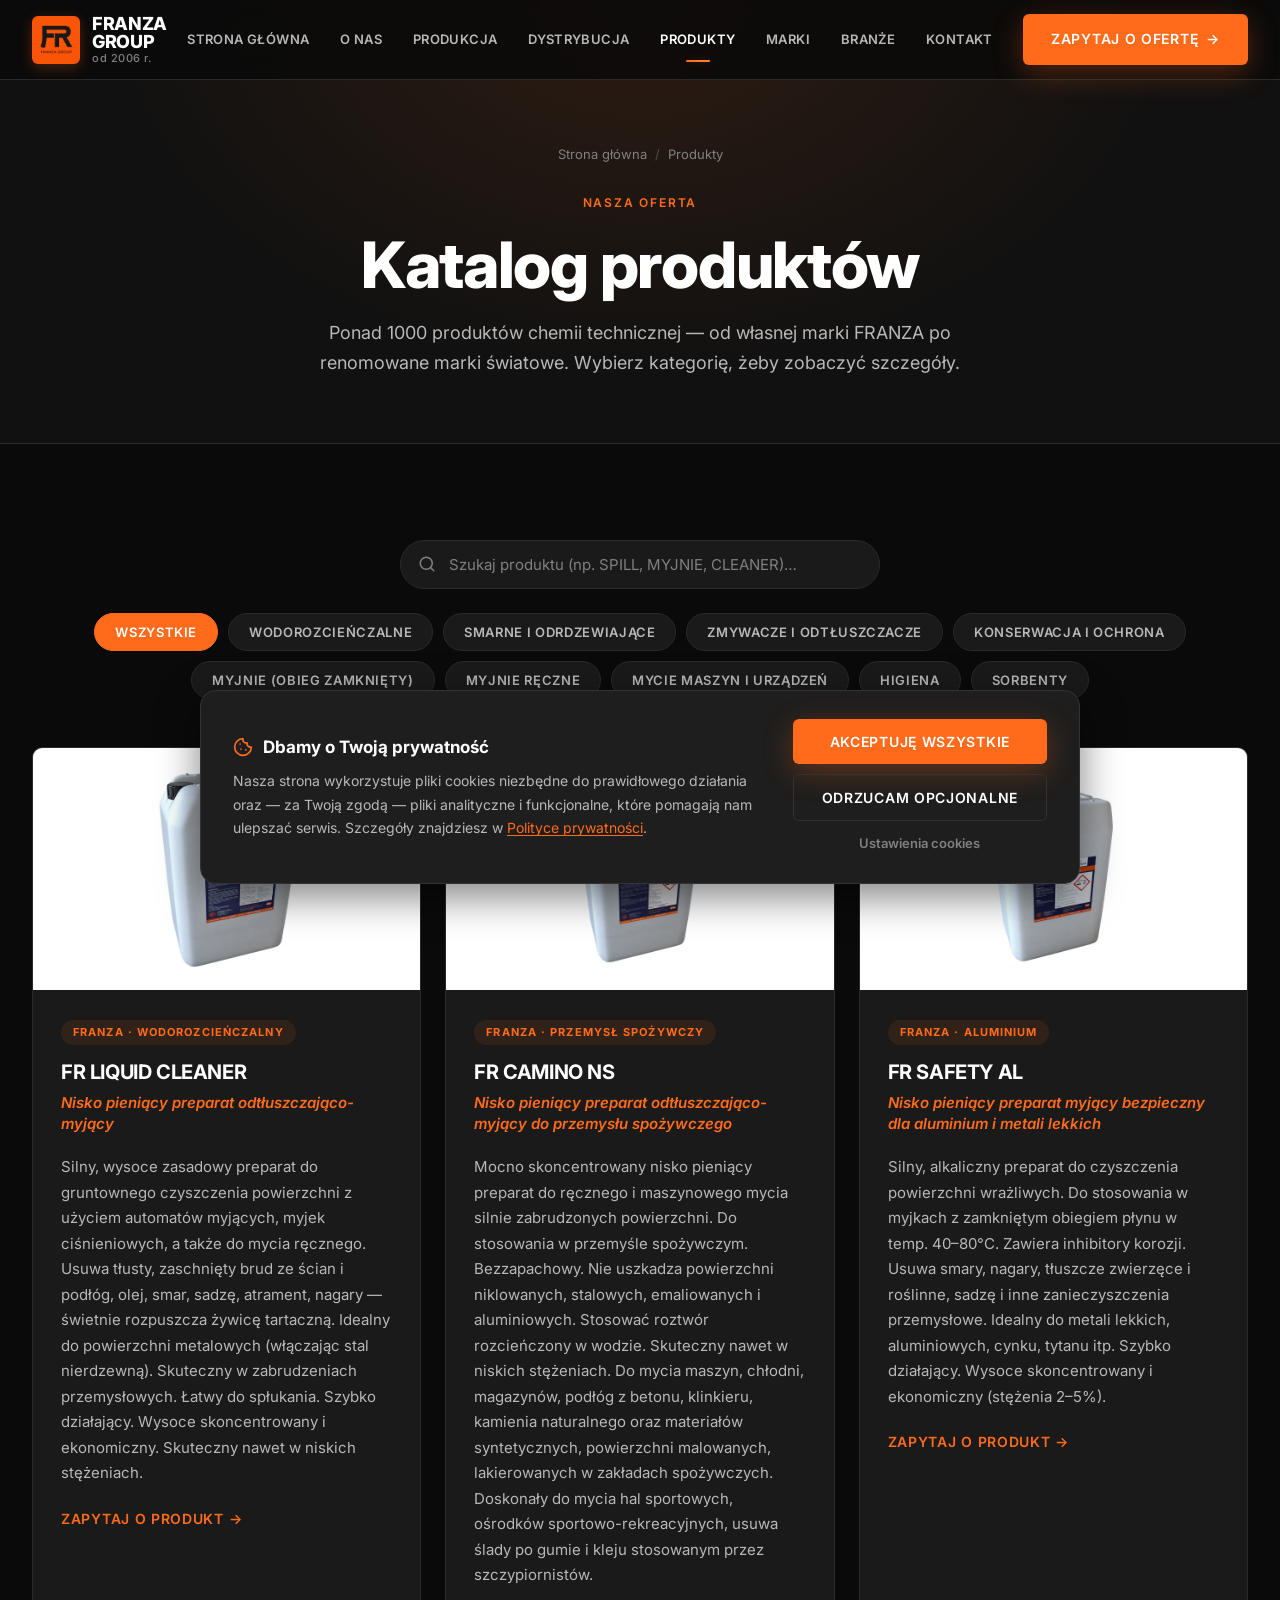
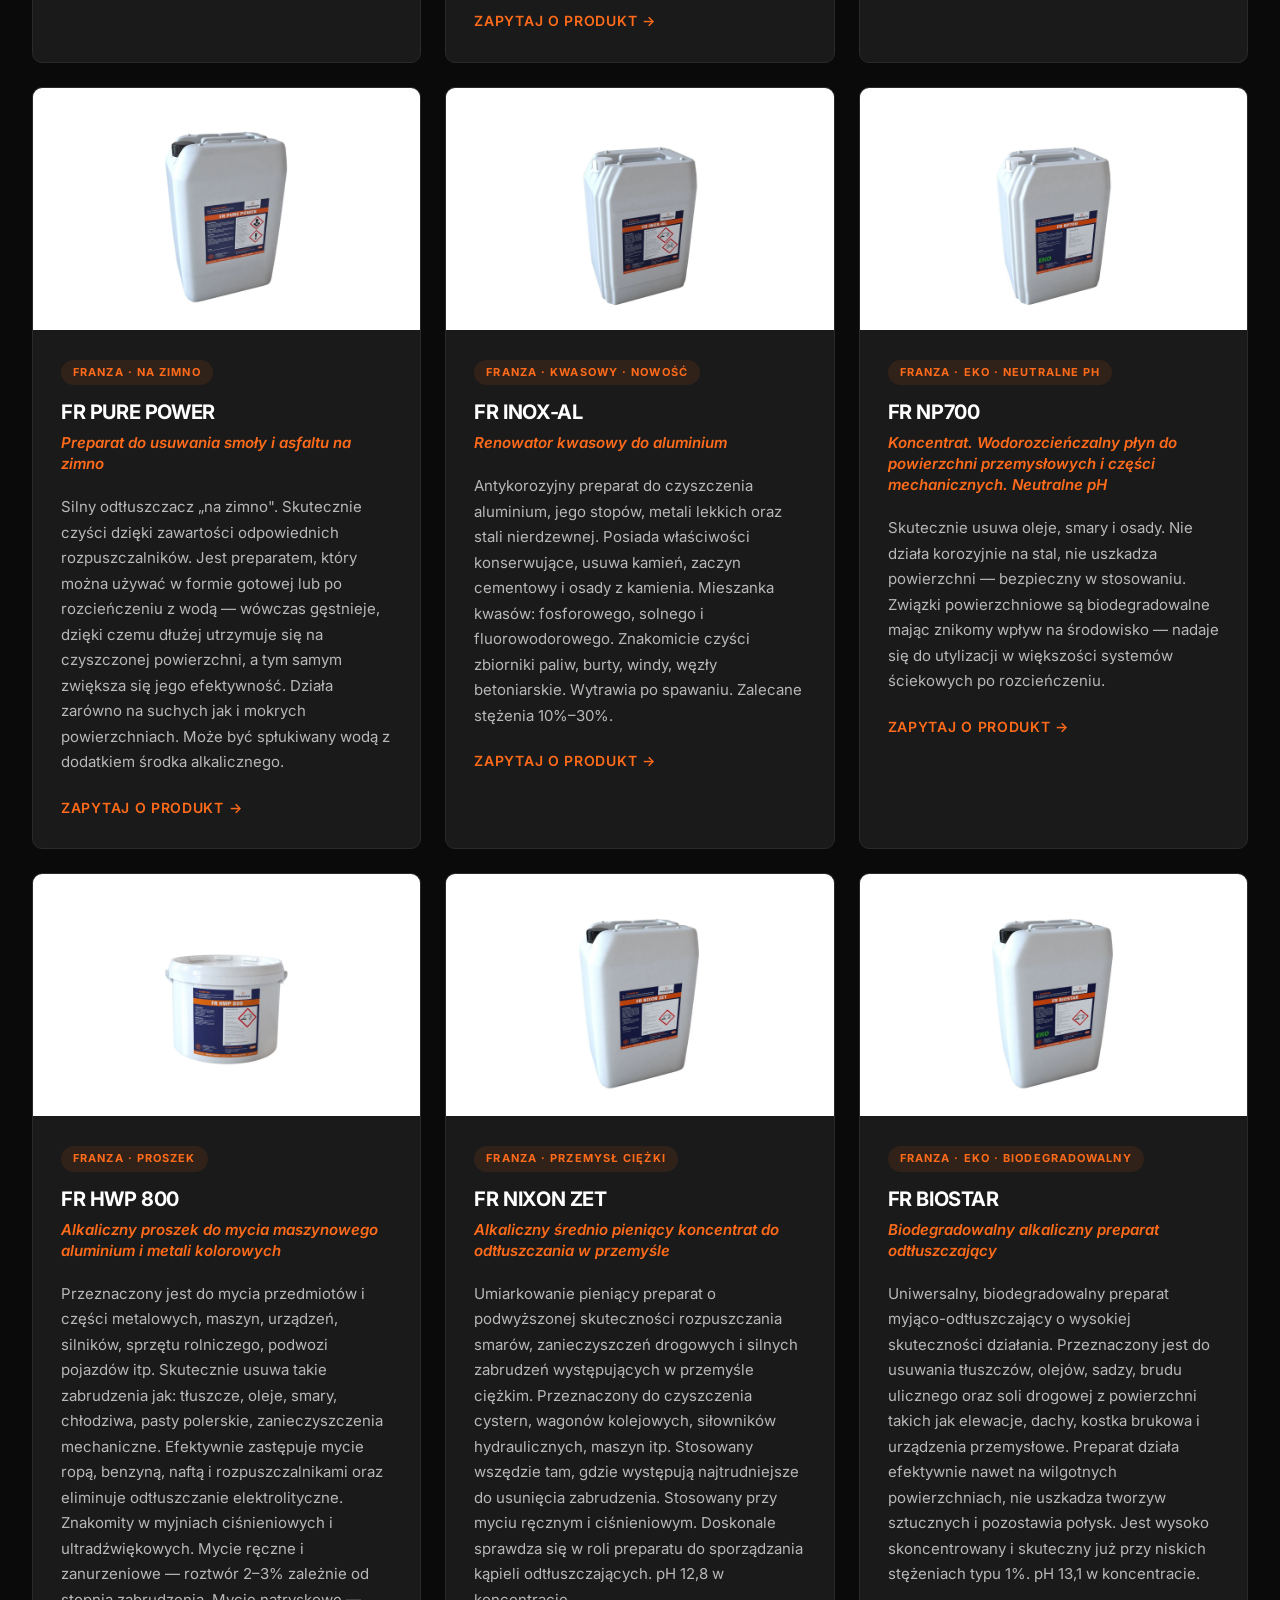
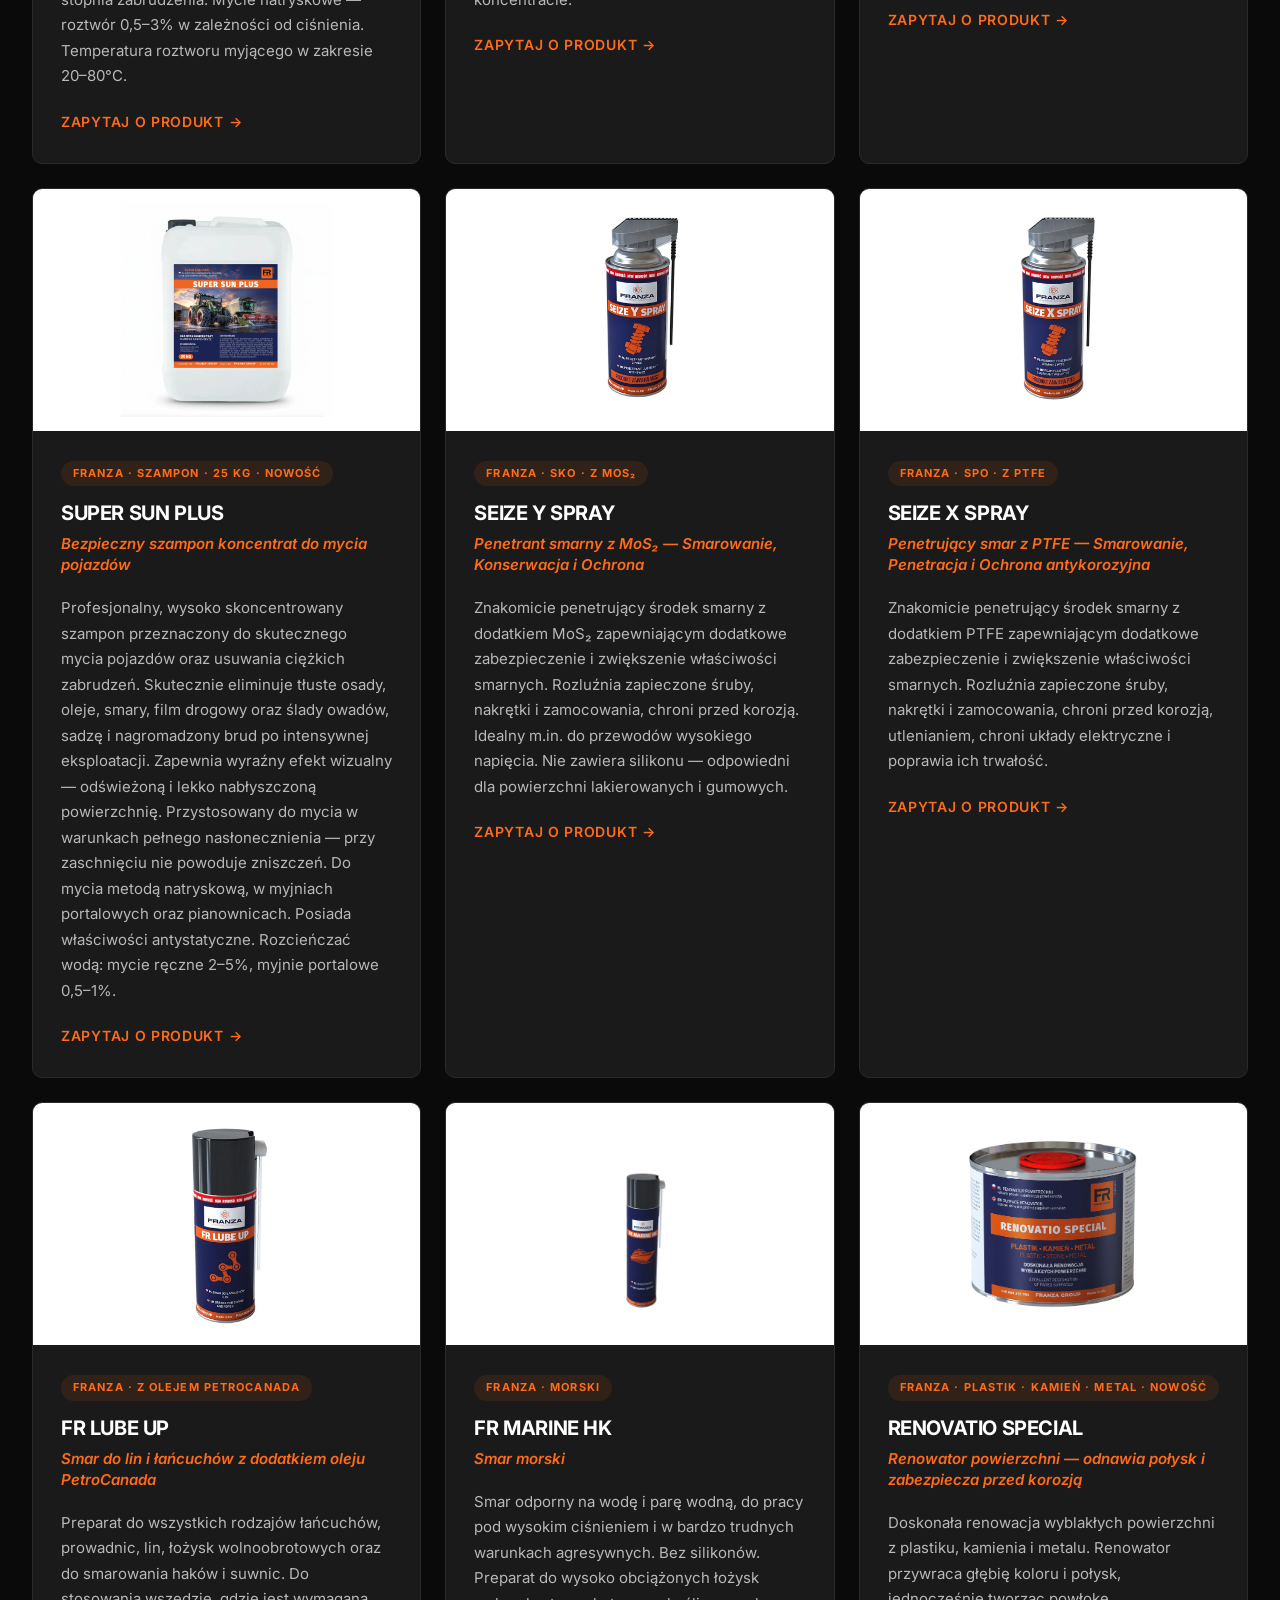
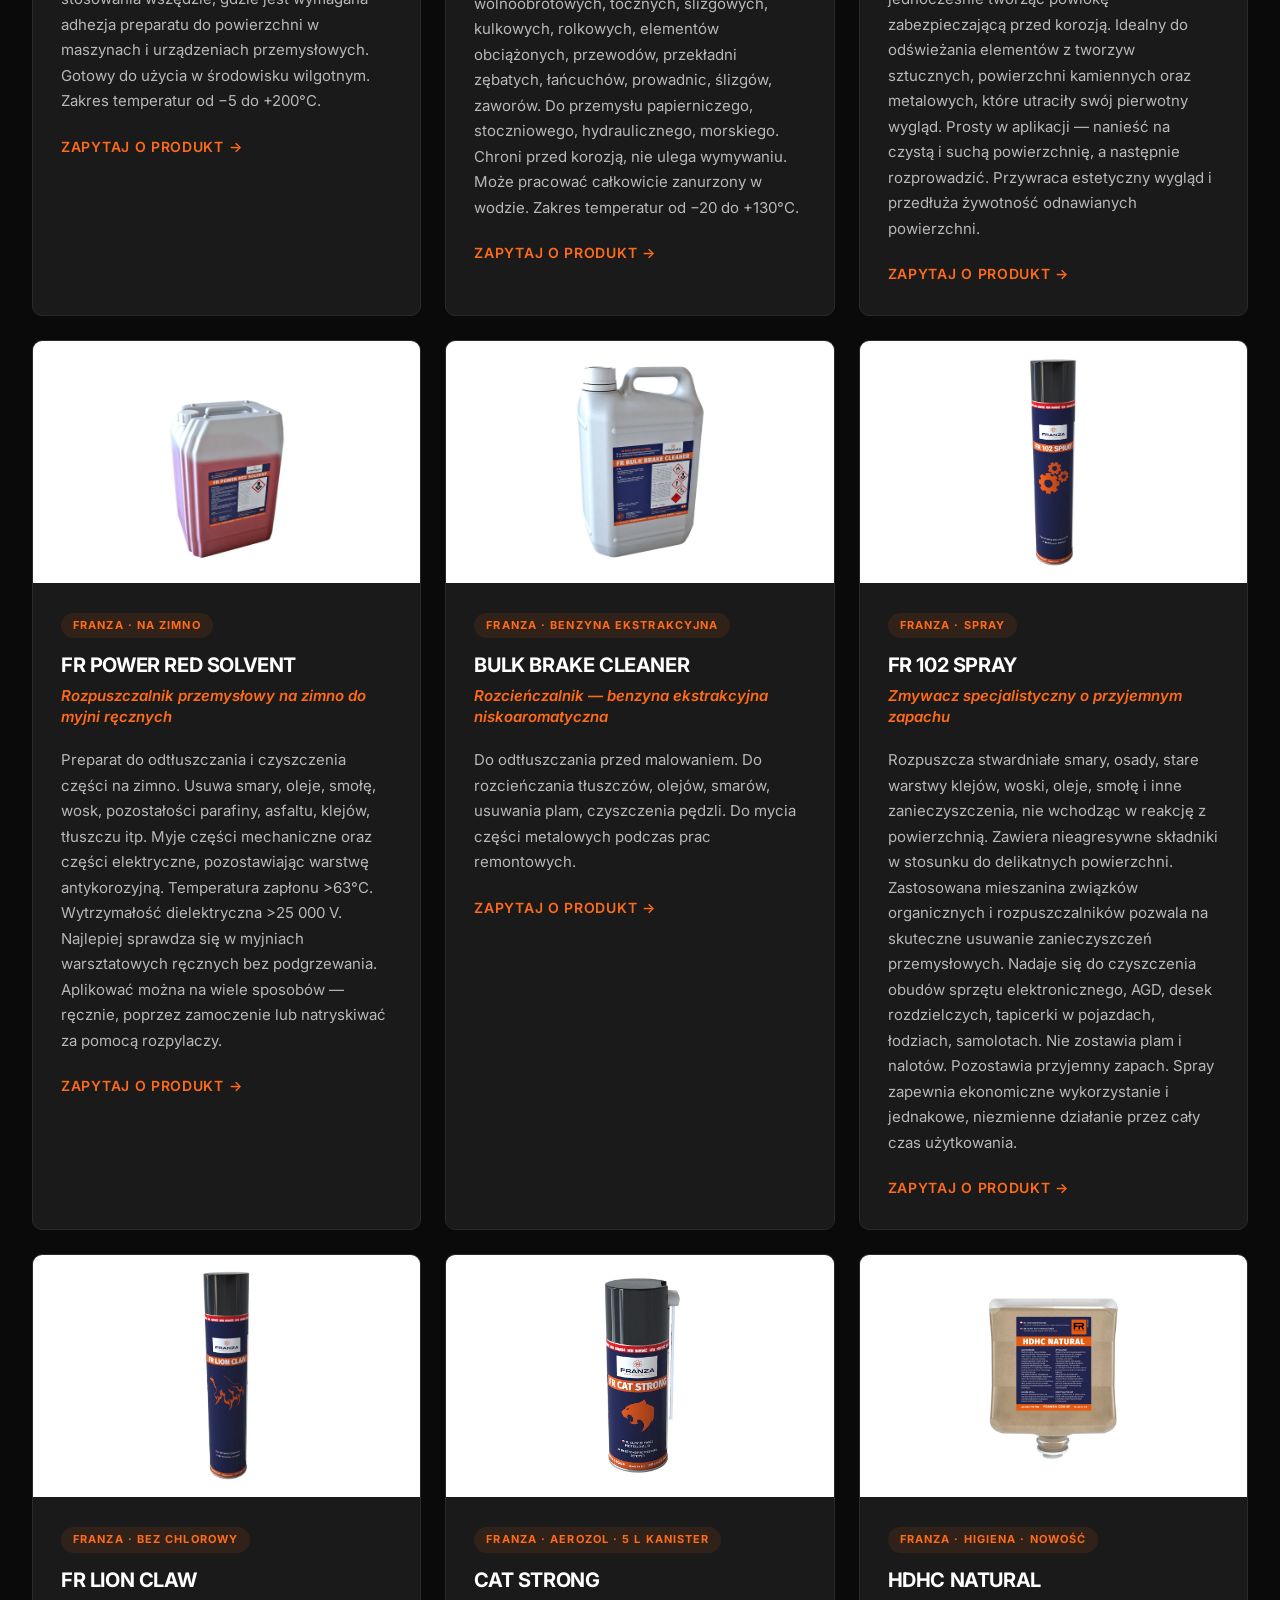
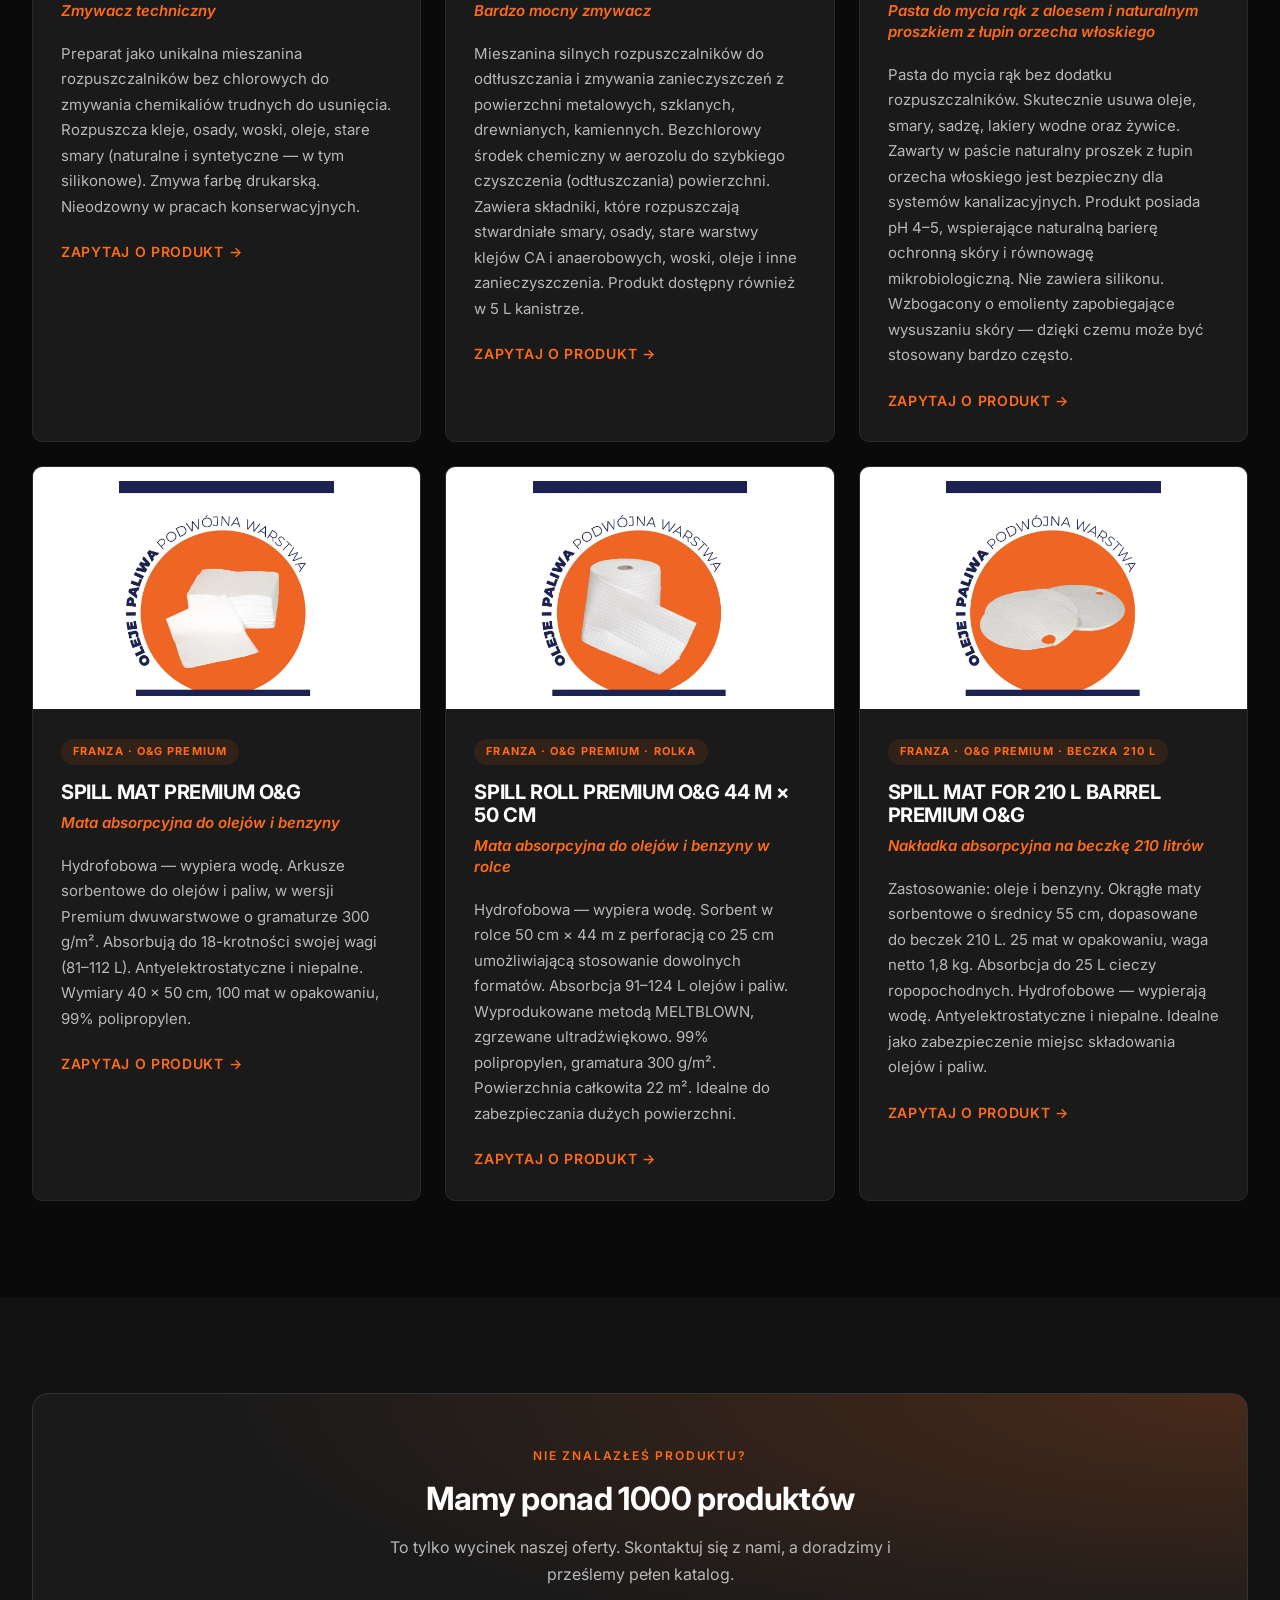
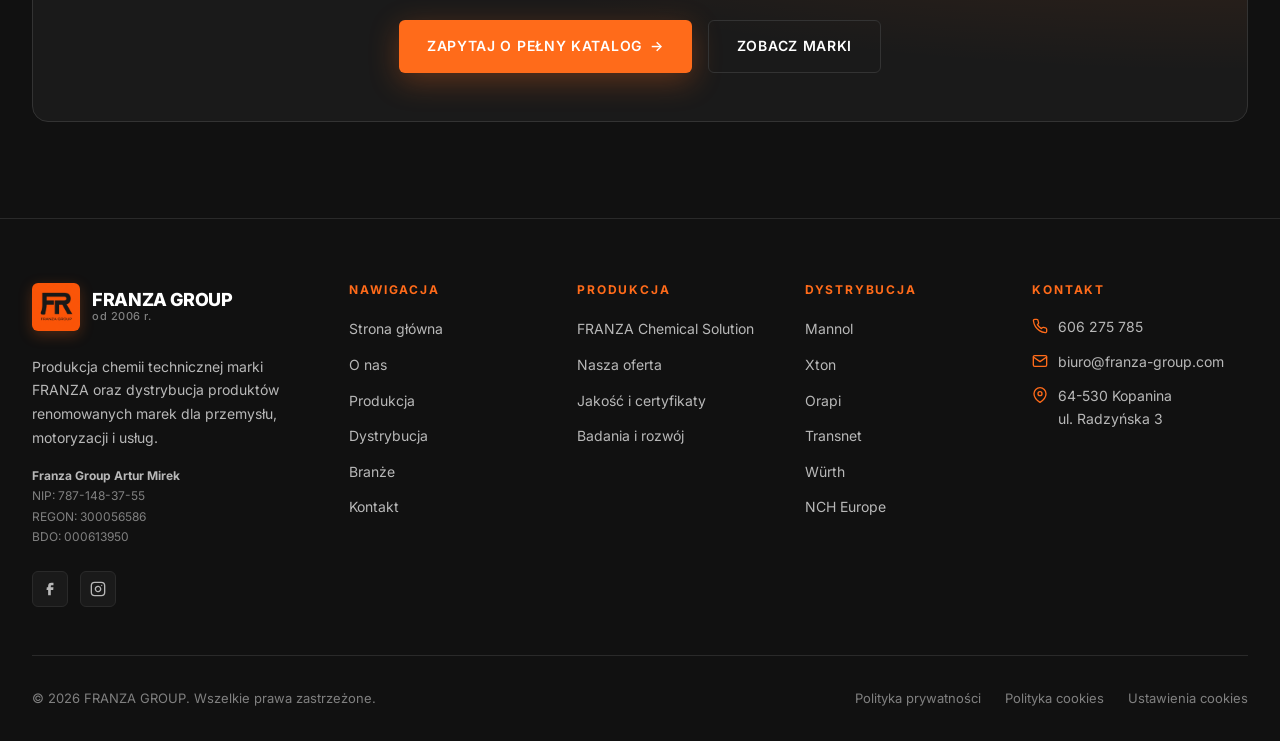
<file: pages/produkty.html>
<!DOCTYPE html>
<html lang="pl">
<head>
  <meta charset="UTF-8">
  <meta name="viewport" content="width=device-width, initial-scale=1.0">
  <meta name="description" content="Katalog produktów FRANZA GROUP — chemia techniczna, smary, oleje, środki czyszczące dla przemysłu i motoryzacji.">
  <meta name="theme-color" content="#0a0a0a">

  <!-- ============================================================
       SEO — adres kanoniczny i podgląd przy udostępnianiu linku
       >>> Domena działa BEZ www — gdyby to się zmieniło, dopisz www <<<
       ============================================================ -->
  <link rel="canonical" href="https://franza-group.com/pages/produkty.html">
  <meta property="og:type" content="website">
  <meta property="og:locale" content="pl_PL">
  <meta property="og:site_name" content="FRANZA GROUP">
  <meta property="og:url" content="https://franza-group.com/pages/produkty.html">
  <meta property="og:title" content="Produkty — FRANZA GROUP">
  <meta property="og:description" content="Katalog produktów FRANZA GROUP — chemia techniczna, smary, oleje, środki czyszczące dla przemysłu i motoryzacji.">
  <meta property="og:image" content="https://franza-group.com/assets/og-franza-group.jpg">
  <meta property="og:image:width" content="1200">
  <meta property="og:image:height" content="630">
  <meta property="og:image:alt" content="FRANZA GROUP — chemia, która napędza przemysł">
  <meta name="twitter:card" content="summary_large_image">
  <meta name="twitter:title" content="Produkty — FRANZA GROUP">
  <meta name="twitter:description" content="Katalog produktów FRANZA GROUP — chemia techniczna, smary, oleje, środki czyszczące dla przemysłu i motoryzacji.">
  <meta name="twitter:image" content="https://franza-group.com/assets/og-franza-group.jpg">

  <title>Produkty — FRANZA GROUP</title>

  <link rel="preconnect" href="https://fonts.googleapis.com">
  <link rel="preconnect" href="https://fonts.gstatic.com" crossorigin>
  <link href="https://fonts.googleapis.com/css2?family=Inter:wght@400;500;600;700;800&display=swap" rel="stylesheet">
  <link rel="stylesheet" href="../css/styles.css?v=72ed3e9f">
  <link rel="icon" type="image/png" href="../assets/favicon.png">
  <link rel="icon" type="image/svg+xml" href="../assets/favicon.svg">
  <link rel="apple-touch-icon" href="../assets/logo/franza-logo-small.png">

  <style>
    .filter-bar {
      display: flex;
      flex-wrap: wrap;
      gap: 0.625rem;
      justify-content: center;
      margin-bottom: 3rem;
    }
    .filter-btn {
      padding: 0.625rem 1.25rem;
      background-color: var(--bg-card);
      border: 1px solid var(--border);
      border-radius: 100px;
      font-size: 0.8125rem;
      font-weight: 600;
      letter-spacing: 0.05em;
      text-transform: uppercase;
      color: var(--text-secondary);
      transition: all var(--transition);
    }
    .filter-btn:hover {
      border-color: var(--accent);
      color: var(--accent);
    }
    .filter-btn.active {
      background-color: var(--accent);
      border-color: var(--accent);
      color: #fff;
    }
    .product-card[data-category] {
      transition: opacity var(--transition), transform var(--transition);
    }
    .product-card.hidden {
      display: none;
    }
  </style>
</head>
<body>

  <div id="header-slot">
    <noscript>
      <nav aria-label="Nawigacja">
      <a href="../index.html">Strona główna</a>
      <a href="o-nas.html">O nas</a>
      <a href="produkcja.html">Produkcja</a>
      <a href="dystrybucja.html">Dystrybucja</a>
      <a href="produkty.html">Produkty</a>
      <a href="marki.html">Marki</a>
      <a href="branze.html">Branże</a>
      <a href="kontakt.html">Kontakt</a>
      </nav>
    </noscript>
  </div>

  <main>
    <section class="page-header">
      <div class="container">
        <div class="breadcrumbs">
          <a href="../index.html">Strona główna</a>
          <span class="separator">/</span>
          <span>Produkty</span>
        </div>
        <span class="eyebrow">Nasza oferta</span>
        <h1>Katalog produktów</h1>
        <p>Ponad 1000 produktów chemii technicznej — od własnej marki FRANZA po renomowane marki światowe. Wybierz kategorię, żeby zobaczyć szczegóły.</p>
      </div>
    </section>

    <section>
      <div class="container">
        <!-- Wyszukiwarka -->
        <div class="product-search">
          <span class="product-search-icon">
            <svg width="18" height="18" viewBox="0 0 24 24" fill="none" stroke="currentColor" stroke-width="2" stroke-linecap="round" stroke-linejoin="round"><circle cx="11" cy="11" r="8"/><line x1="21" y1="21" x2="16.65" y2="16.65"/></svg>
          </span>
          <input type="search" id="productSearch" placeholder="Szukaj produktu (np. SPILL, MYJNIE, CLEANER)…" aria-label="Wyszukaj produkt">
          <button type="button" class="product-search-clear" id="productSearchClear" aria-label="Wyczyść wyszukiwanie">
            <svg width="14" height="14" viewBox="0 0 24 24" fill="none" stroke="currentColor" stroke-width="2.5" stroke-linecap="round" stroke-linejoin="round"><line x1="18" y1="6" x2="6" y2="18"/><line x1="6" y1="6" x2="18" y2="18"/></svg>
          </button>
        </div>

        <div class="filter-bar" id="filterBar">
          <button class="filter-btn active" data-filter="all">Wszystkie</button>
          <button class="filter-btn" data-filter="wodorozcienczalne">Wodorozcieńczalne</button>
          <button class="filter-btn" data-filter="smarne">Smarne i odrdzewiające</button>
          <button class="filter-btn" data-filter="zmywacze">Zmywacze i odtłuszczacze</button>
          <button class="filter-btn" data-filter="konserwacja">Konserwacja i ochrona</button>
          <button class="filter-btn" data-filter="myjnie-zamkniete">Myjnie (obieg zamknięty)</button>
          <button class="filter-btn" data-filter="myjnie-reczne">Myjnie ręczne</button>
          <button class="filter-btn" data-filter="mycie-maszyn">Mycie maszyn i urządzeń</button>
          <button class="filter-btn" data-filter="higiena">Higiena</button>
          <button class="filter-btn" data-filter="sorbenty">Sorbenty</button>
        </div>

        <div class="no-results-message" id="noResultsMessage">
          <strong>Brak wyników</strong>
          Spróbuj innego hasła lub wybierz inną kategorię.
        </div>

        <div class="card-grid cols-3" id="productGrid">
          <!-- ============================================
               PRODUKTY FRANZA — opisy 1:1 z folderu klienta
               ============================================ -->

          <!-- ════════ PREPARATY WODOROZCIEŃCZALNE (1-9) ════════ -->

          <div class="card product-card" data-category="wodorozcienczalne" data-apps="myjnie-zamkniete mycie-maszyn" data-tags="myjnia myjnie obieg zamknięty mycie maszyn urządzeń">
            <div class="card-image">
              <img src="../assets/products/fr-liquid-cleaner.webp" alt="FRANZA FR LIQUID CLEANER" loading="lazy">
            </div>
            <div class="card-body">
              <span class="card-tag">FRANZA · WODOROZCIEŃCZALNY</span>
              <h3>FR LIQUID CLEANER</h3>
              <p class="card-subtitle">Nisko pieniący preparat odtłuszczająco-myjący</p>
              <p>Silny, wysoce zasadowy preparat do gruntownego czyszczenia powierzchni z użyciem automatów myjących, myjek ciśnieniowych, a także do mycia ręcznego. Usuwa tłusty, zaschnięty brud ze ścian i podłóg, olej, smar, sadzę, atrament, nagary — świetnie rozpuszcza żywicę tartaczną. Idealny do powierzchni metalowych (włączając stal nierdzewną). Skuteczny w zabrudzeniach przemysłowych. Łatwy do spłukania. Szybko działający. Wysoce skoncentrowany i ekonomiczny. Skuteczny nawet w niskich stężeniach.</p>
              <a href="kontakt.html" class="btn-ghost">Zapytaj o produkt →</a>
            </div>
          </div>

          <div class="card product-card" data-category="wodorozcienczalne" data-apps="mycie-maszyn" data-tags="mycie maszyn urządzeń">
            <div class="card-image">
              <img src="../assets/products/fr-camino-ns.webp" alt="FRANZA FR CAMINO NS" loading="lazy">
            </div>
            <div class="card-body">
              <span class="card-tag">FRANZA · PRZEMYSŁ SPOŻYWCZY</span>
              <h3>FR CAMINO NS</h3>
              <p class="card-subtitle">Nisko pieniący preparat odtłuszczająco-myjący do przemysłu spożywczego</p>
              <p>Mocno skoncentrowany nisko pieniący preparat do ręcznego i maszynowego mycia silnie zabrudzonych powierzchni. Do stosowania w przemyśle spożywczym. Bezzapachowy. Nie uszkadza powierzchni niklowanych, stalowych, emaliowanych i aluminiowych. Stosować roztwór rozcieńczony w wodzie. Skuteczny nawet w niskich stężeniach. Do mycia maszyn, chłodni, magazynów, podłóg z betonu, klinkieru, kamienia naturalnego oraz materiałów syntetycznych, powierzchni malowanych, lakierowanych w zakładach spożywczych. Doskonały do mycia hal sportowych, ośrodków sportowo-rekreacyjnych, usuwa ślady po gumie i kleju stosowanym przez szczypiornistów.</p>
              <a href="kontakt.html" class="btn-ghost">Zapytaj o produkt →</a>
            </div>
          </div>

          <div class="card product-card" data-category="wodorozcienczalne" data-apps="myjnie-zamkniete" data-tags="myjnia myjnie obieg zamknięty">
            <div class="card-image">
              <img src="../assets/products/fr-safety-al.webp" alt="FRANZA FR SAFETY AL" loading="lazy">
            </div>
            <div class="card-body">
              <span class="card-tag">FRANZA · ALUMINIUM</span>
              <h3>FR SAFETY AL</h3>
              <p class="card-subtitle">Nisko pieniący preparat myjący bezpieczny dla aluminium i metali lekkich</p>
              <p>Silny, alkaliczny preparat do czyszczenia powierzchni wrażliwych. Do stosowania w myjkach z zamkniętym obiegiem płynu w temp. 40–80°C. Zawiera inhibitory korozji. Usuwa smary, nagary, tłuszcze zwierzęce i roślinne, sadzę i inne zanieczyszczenia przemysłowe. Idealny do metali lekkich, aluminiowych, cynku, tytanu itp. Szybko działający. Wysoce skoncentrowany i ekonomiczny (stężenia 2–5%).</p>
              <a href="kontakt.html" class="btn-ghost">Zapytaj o produkt →</a>
            </div>
          </div>

          <div class="card product-card" data-category="wodorozcienczalne">
            <div class="card-image">
              <img src="../assets/products/fr-pure-power.webp" alt="FRANZA FR PURE POWER" loading="lazy">
            </div>
            <div class="card-body">
              <span class="card-tag">FRANZA · NA ZIMNO</span>
              <h3>FR PURE POWER</h3>
              <p class="card-subtitle">Preparat do usuwania smoły i asfaltu na zimno</p>
              <p>Silny odtłuszczacz „na zimno". Skutecznie czyści dzięki zawartości odpowiednich rozpuszczalników. Jest preparatem, który można używać w formie gotowej lub po rozcieńczeniu z wodą — wówczas gęstnieje, dzięki czemu dłużej utrzymuje się na czyszczonej powierzchni, a tym samym zwiększa się jego efektywność. Działa zarówno na suchych jak i mokrych powierzchniach. Może być spłukiwany wodą z dodatkiem środka alkalicznego.</p>
              <a href="kontakt.html" class="btn-ghost">Zapytaj o produkt →</a>
            </div>
          </div>

          <div class="card product-card" data-category="wodorozcienczalne">
            <div class="card-image">
              <img src="../assets/products/fr-inox-al.webp" alt="FRANZA FR INOX-AL — renowator kwasowy do aluminium" loading="lazy">
            </div>
            <div class="card-body">
              <span class="card-tag">FRANZA · KWASOWY · NOWOŚĆ</span>
              <h3>FR INOX-AL</h3>
              <p class="card-subtitle">Renowator kwasowy do aluminium</p>
              <p>Antykorozyjny preparat do czyszczenia aluminium, jego stopów, metali lekkich oraz stali nierdzewnej. Posiada właściwości konserwujące, usuwa kamień, zaczyn cementowy i osady z kamienia. Mieszanka kwasów: fosforowego, solnego i fluorowodorowego. Znakomicie czyści zbiorniki paliw, burty, windy, węzły betoniarskie. Wytrawia po spawaniu. Zalecane stężenia 10%–30%.</p>
              <a href="kontakt.html" class="btn-ghost">Zapytaj o produkt →</a>
            </div>
          </div>

          <div class="card product-card" data-category="wodorozcienczalne" data-apps="myjnie-zamkniete mycie-maszyn" data-tags="myjnia myjnie obieg zamknięty mycie maszyn urządzeń">
            <div class="card-image">
              <img src="../assets/products/fr-np700.webp" alt="FRANZA FR NP700" loading="lazy">
            </div>
            <div class="card-body">
              <span class="card-tag">FRANZA · EKO · NEUTRALNE pH</span>
              <h3>FR NP700</h3>
              <p class="card-subtitle">Koncentrat. Wodorozcieńczalny płyn do powierzchni przemysłowych i części mechanicznych. Neutralne pH</p>
              <p>Skutecznie usuwa oleje, smary i osady. Nie działa korozyjnie na stal, nie uszkadza powierzchni — bezpieczny w stosowaniu. Związki powierzchniowe są biodegradowalne mając znikomy wpływ na środowisko — nadaje się do utylizacji w większości systemów ściekowych po rozcieńczeniu.</p>
              <a href="kontakt.html" class="btn-ghost">Zapytaj o produkt →</a>
            </div>
          </div>

          <div class="card product-card" data-category="wodorozcienczalne" data-apps="myjnie-zamkniete" data-tags="myjnia myjnie obieg zamknięty">
            <div class="card-image">
              <img src="../assets/products/fr-hwp-800.webp" alt="FRANZA FR HWP 800" loading="lazy">
            </div>
            <div class="card-body">
              <span class="card-tag">FRANZA · PROSZEK</span>
              <h3>FR HWP 800</h3>
              <p class="card-subtitle">Alkaliczny proszek do mycia maszynowego aluminium i metali kolorowych</p>
              <p>Przeznaczony jest do mycia przedmiotów i części metalowych, maszyn, urządzeń, silników, sprzętu rolniczego, podwozi pojazdów itp. Skutecznie usuwa takie zabrudzenia jak: tłuszcze, oleje, smary, chłodziwa, pasty polerskie, zanieczyszczenia mechaniczne. Efektywnie zastępuje mycie ropą, benzyną, naftą i rozpuszczalnikami oraz eliminuje odtłuszczanie elektrolityczne. Znakomity w myjniach ciśnieniowych i ultradźwiękowych. Mycie ręczne i zanurzeniowe — roztwór 2–3% zależnie od stopnia zabrudzenia. Mycie natryskowe — roztwór 0,5–3% w zależności od ciśnienia. Temperatura roztworu myjącego w zakresie 20–80°C.</p>
              <a href="kontakt.html" class="btn-ghost">Zapytaj o produkt →</a>
            </div>
          </div>

          <div class="card product-card" data-category="wodorozcienczalne" data-apps="mycie-maszyn" data-tags="mycie maszyn urządzeń">
            <div class="card-image">
              <img src="../assets/products/fr-nixon-zet.webp" alt="FRANZA FR NIXON ZET" loading="lazy">
            </div>
            <div class="card-body">
              <span class="card-tag">FRANZA · PRZEMYSŁ CIĘŻKI</span>
              <h3>FR NIXON ZET</h3>
              <p class="card-subtitle">Alkaliczny średnio pieniący koncentrat do odtłuszczania w przemyśle</p>
              <p>Umiarkowanie pieniący preparat o podwyższonej skuteczności rozpuszczania smarów, zanieczyszczeń drogowych i silnych zabrudzeń występujących w przemyśle ciężkim. Przeznaczony do czyszczenia cystern, wagonów kolejowych, siłowników hydraulicznych, maszyn itp. Stosowany wszędzie tam, gdzie występują najtrudniejsze do usunięcia zabrudzenia. Stosowany przy myciu ręcznym i ciśnieniowym. Doskonale sprawdza się w roli preparatu do sporządzania kąpieli odtłuszczających. pH 12,8 w koncentracie.</p>
              <a href="kontakt.html" class="btn-ghost">Zapytaj o produkt →</a>
            </div>
          </div>

          <div class="card product-card" data-category="wodorozcienczalne" data-apps="mycie-maszyn" data-tags="mycie maszyn urządzeń">
            <div class="card-image">
              <img src="../assets/products/fr-biostar.webp" alt="FRANZA FR BIOSTAR" loading="lazy">
            </div>
            <div class="card-body">
              <span class="card-tag">FRANZA · EKO · BIODEGRADOWALNY</span>
              <h3>FR BIOSTAR</h3>
              <p class="card-subtitle">Biodegradowalny alkaliczny preparat odtłuszczający</p>
              <p>Uniwersalny, biodegradowalny preparat myjąco-odtłuszczający o wysokiej skuteczności działania. Przeznaczony jest do usuwania tłuszczów, olejów, sadzy, brudu ulicznego oraz soli drogowej z powierzchni takich jak elewacje, dachy, kostka brukowa i urządzenia przemysłowe. Preparat działa efektywnie nawet na wilgotnych powierzchniach, nie uszkadza tworzyw sztucznych i pozostawia połysk. Jest wysoko skoncentrowany i skuteczny już przy niskich stężeniach typu 1%. pH 13,1 w koncentracie.</p>
              <a href="kontakt.html" class="btn-ghost">Zapytaj o produkt →</a>
            </div>
          </div>

          <div class="card product-card" data-category="wodorozcienczalne" data-apps="mycie-maszyn" data-tags="szampon mycie pojazdów samochodów ciężarówek maszyn rolniczych myjnia portalowa koncentrat">
            <div class="card-image">
              <img src="../assets/products/fr-super-sun-plus.webp" alt="FRANZA SUPER SUN PLUS — szampon do mycia pojazdów" loading="lazy">
            </div>
            <div class="card-body">
              <span class="card-tag">FRANZA · SZAMPON · 25 KG · NOWOŚĆ</span>
              <h3>SUPER SUN PLUS</h3>
              <p class="card-subtitle">Bezpieczny szampon koncentrat do mycia pojazdów</p>
              <p>Profesjonalny, wysoko skoncentrowany szampon przeznaczony do skutecznego mycia pojazdów oraz usuwania ciężkich zabrudzeń. Skutecznie eliminuje tłuste osady, oleje, smary, film drogowy oraz ślady owadów, sadzę i nagromadzony brud po intensywnej eksploatacji. Zapewnia wyraźny efekt wizualny — odświeżoną i lekko nabłyszczoną powierzchnię. Przystosowany do mycia w warunkach pełnego nasłonecznienia — przy zaschnięciu nie powoduje zniszczeń. Do mycia metodą natryskową, w myjniach portalowych oraz pianownicach. Posiada właściwości antystatyczne. Rozcieńczać wodą: mycie ręczne 2–5%, myjnie portalowe 0,5–1%.</p>
              <a href="kontakt.html" class="btn-ghost">Zapytaj o produkt →</a>
            </div>
          </div>

          <!-- ════════ PREPARATY SMARNE — ODRDZEWIAJĄCE (10-13) ════════ -->

          <div class="card product-card" data-category="smarne">
            <div class="card-image">
              <img src="../assets/products/seize-y-spray.webp" alt="FRANZA SEIZE Y SPRAY" loading="lazy">
            </div>
            <div class="card-body">
              <span class="card-tag">FRANZA · SKO · z MoS₂</span>
              <h3>SEIZE Y SPRAY</h3>
              <p class="card-subtitle">Penetrant smarny z MoS₂ — Smarowanie, Konserwacja i Ochrona</p>
              <p>Znakomicie penetrujący środek smarny z dodatkiem MoS₂ zapewniającym dodatkowe zabezpieczenie i zwiększenie właściwości smarnych. Rozluźnia zapieczone śruby, nakrętki i zamocowania, chroni przed korozją. Idealny m.in. do przewodów wysokiego napięcia. Nie zawiera silikonu — odpowiedni dla powierzchni lakierowanych i gumowych.</p>
              <a href="kontakt.html" class="btn-ghost">Zapytaj o produkt →</a>
            </div>
          </div>

          <div class="card product-card" data-category="smarne">
            <div class="card-image">
              <img src="../assets/products/seize-x-spray.webp" alt="FRANZA SEIZE X SPRAY" loading="lazy">
            </div>
            <div class="card-body">
              <span class="card-tag">FRANZA · SPO · z PTFE</span>
              <h3>SEIZE X SPRAY</h3>
              <p class="card-subtitle">Penetrujący smar z PTFE — Smarowanie, Penetracja i Ochrona antykorozyjna</p>
              <p>Znakomicie penetrujący środek smarny z dodatkiem PTFE zapewniającym dodatkowe zabezpieczenie i zwiększenie właściwości smarnych. Rozluźnia zapieczone śruby, nakrętki i zamocowania, chroni przed korozją, utlenianiem, chroni układy elektryczne i poprawia ich trwałość.</p>
              <a href="kontakt.html" class="btn-ghost">Zapytaj o produkt →</a>
            </div>
          </div>

          <div class="card product-card" data-category="smarne">
            <div class="card-image">
              <img src="../assets/products/fr-lube-up.webp" alt="FRANZA FR LUBE UP" loading="lazy">
            </div>
            <div class="card-body">
              <span class="card-tag">FRANZA · z OLEJEM PETROCANADA</span>
              <h3>FR LUBE UP</h3>
              <p class="card-subtitle">Smar do lin i łańcuchów z dodatkiem oleju PetroCanada</p>
              <p>Preparat do wszystkich rodzajów łańcuchów, prowadnic, lin, łożysk wolnoobrotowych oraz do smarowania haków i suwnic. Do stosowania wszędzie, gdzie jest wymagana adhezja preparatu do powierzchni w maszynach i urządzeniach przemysłowych. Gotowy do użycia w środowisku wilgotnym. Zakres temperatur od −5 do +200°C.</p>
              <a href="kontakt.html" class="btn-ghost">Zapytaj o produkt →</a>
            </div>
          </div>

          <div class="card product-card" data-category="smarne">
            <div class="card-image">
              <img src="../assets/products/fr-marine-hk.webp" alt="FRANZA FR MARINE HK" loading="lazy">
            </div>
            <div class="card-body">
              <span class="card-tag">FRANZA · MORSKI</span>
              <h3>FR MARINE HK</h3>
              <p class="card-subtitle">Smar morski</p>
              <p>Smar odporny na wodę i parę wodną, do pracy pod wysokim ciśnieniem i w bardzo trudnych warunkach agresywnych. Bez silikonów. Preparat do wysoko obciążonych łożysk wolnoobrotowych, tocznych, ślizgowych, kulkowych, rolkowych, elementów obciążonych, przewodów, przekładni zębatych, łańcuchów, prowadnic, ślizgów, zaworów. Do przemysłu papierniczego, stoczniowego, hydraulicznego, morskiego. Chroni przed korozją, nie ulega wymywaniu. Może pracować całkowicie zanurzony w wodzie. Zakres temperatur od −20 do +130°C.</p>
              <a href="kontakt.html" class="btn-ghost">Zapytaj o produkt →</a>
            </div>
          </div>

          <!-- ════════ KONSERWACJA I OCHRONA ════════ -->

          <div class="card product-card" data-category="konserwacja" data-tags="renowator renowacja połysk ochrona antykorozyjna plastik kamień metal wyblakłe powierzchnie">
            <div class="card-image">
              <img src="../assets/products/fr-renovatio-special.webp" alt="FRANZA RENOVATIO SPECIAL — renowator powierzchni" loading="lazy">
            </div>
            <div class="card-body">
              <span class="card-tag">FRANZA · PLASTIK · KAMIEŃ · METAL · NOWOŚĆ</span>
              <h3>RENOVATIO SPECIAL</h3>
              <p class="card-subtitle">Renowator powierzchni — odnawia połysk i zabezpiecza przed korozją</p>
              <p>Doskonała renowacja wyblakłych powierzchni z plastiku, kamienia i metalu. Renowator przywraca głębię koloru i połysk, jednocześnie tworząc powłokę zabezpieczającą przed korozją. Idealny do odświeżania elementów z tworzyw sztucznych, powierzchni kamiennych oraz metalowych, które utraciły swój pierwotny wygląd. Prosty w aplikacji — nanieść na czystą i suchą powierzchnię, a następnie rozprowadzić. Przywraca estetyczny wygląd i przedłuża żywotność odnawianych powierzchni.</p>
              <a href="kontakt.html" class="btn-ghost">Zapytaj o produkt →</a>
            </div>
          </div>

          <!-- ════════ ZMYWACZE — ODTŁUSZCZACZE (14-18) ════════ -->

          <div class="card product-card" data-category="zmywacze" data-apps="myjnie-reczne" data-tags="myjnia ręczna myjnie ręczne">
            <div class="card-image">
              <img src="../assets/products/fr-power-red-solvent.webp" alt="FRANZA FR POWER RED SOLVENT" loading="lazy">
            </div>
            <div class="card-body">
              <span class="card-tag">FRANZA · NA ZIMNO</span>
              <h3>FR POWER RED SOLVENT</h3>
              <p class="card-subtitle">Rozpuszczalnik przemysłowy na zimno do myjni ręcznych</p>
              <p>Preparat do odtłuszczania i czyszczenia części na zimno. Usuwa smary, oleje, smołę, wosk, pozostałości parafiny, asfaltu, klejów, tłuszczu itp. Myje części mechaniczne oraz części elektryczne, pozostawiając warstwę antykorozyjną. Temperatura zapłonu &gt;63°C. Wytrzymałość dielektryczna &gt;25 000 V. Najlepiej sprawdza się w myjniach warsztatowych ręcznych bez podgrzewania. Aplikować można na wiele sposobów — ręcznie, poprzez zamoczenie lub natryskiwać za pomocą rozpylaczy.</p>
              <a href="kontakt.html" class="btn-ghost">Zapytaj o produkt →</a>
            </div>
          </div>

          <div class="card product-card" data-category="zmywacze">
            <div class="card-image">
              <img src="../assets/products/fr-bulk-brake-cleaner.webp" alt="FRANZA BULK BRAKE CLEANER" loading="lazy">
            </div>
            <div class="card-body">
              <span class="card-tag">FRANZA · BENZYNA EKSTRAKCYJNA</span>
              <h3>BULK BRAKE CLEANER</h3>
              <p class="card-subtitle">Rozcieńczalnik — benzyna ekstrakcyjna niskoaromatyczna</p>
              <p>Do odtłuszczania przed malowaniem. Do rozcieńczania tłuszczów, olejów, smarów, usuwania plam, czyszczenia pędzli. Do mycia części metalowych podczas prac remontowych.</p>
              <a href="kontakt.html" class="btn-ghost">Zapytaj o produkt →</a>
            </div>
          </div>

          <div class="card product-card" data-category="zmywacze">
            <div class="card-image">
              <img src="../assets/products/fr-102-spray.webp" alt="FRANZA FR 102 SPRAY" loading="lazy">
            </div>
            <div class="card-body">
              <span class="card-tag">FRANZA · SPRAY</span>
              <h3>FR 102 SPRAY</h3>
              <p class="card-subtitle">Zmywacz specjalistyczny o przyjemnym zapachu</p>
              <p>Rozpuszcza stwardniałe smary, osady, stare warstwy klejów, woski, oleje, smołę i inne zanieczyszczenia, nie wchodząc w reakcję z powierzchnią. Zawiera nieagresywne składniki w stosunku do delikatnych powierzchni. Zastosowana mieszanina związków organicznych i rozpuszczalników pozwala na skuteczne usuwanie zanieczyszczeń przemysłowych. Nadaje się do czyszczenia obudów sprzętu elektronicznego, AGD, desek rozdzielczych, tapicerki w pojazdach, łodziach, samolotach. Nie zostawia plam i nalotów. Pozostawia przyjemny zapach. Spray zapewnia ekonomiczne wykorzystanie i jednakowe, niezmienne działanie przez cały czas użytkowania.</p>
              <a href="kontakt.html" class="btn-ghost">Zapytaj o produkt →</a>
            </div>
          </div>

          <div class="card product-card" data-category="zmywacze">
            <div class="card-image">
              <img src="../assets/products/fr-lion-claw.webp" alt="FRANZA FR LION CLAW" loading="lazy">
            </div>
            <div class="card-body">
              <span class="card-tag">FRANZA · BEZ CHLOROWY</span>
              <h3>FR LION CLAW</h3>
              <p class="card-subtitle">Zmywacz techniczny</p>
              <p>Preparat jako unikalna mieszanina rozpuszczalników bez chlorowych do zmywania chemikaliów trudnych do usunięcia. Rozpuszcza kleje, osady, woski, oleje, stare smary (naturalne i syntetyczne — w tym silikonowe). Zmywa farbę drukarską. Nieodzowny w pracach konserwacyjnych.</p>
              <a href="kontakt.html" class="btn-ghost">Zapytaj o produkt →</a>
            </div>
          </div>

          <div class="card product-card" data-category="zmywacze">
            <div class="card-image">
              <img src="../assets/products/fr-cat-strong.webp" alt="FRANZA CAT STRONG" loading="lazy">
            </div>
            <div class="card-body">
              <span class="card-tag">FRANZA · AEROZOL · 5 L KANISTER</span>
              <h3>CAT STRONG</h3>
              <p class="card-subtitle">Bardzo mocny zmywacz</p>
              <p>Mieszanina silnych rozpuszczalników do odtłuszczania i zmywania zanieczyszczeń z powierzchni metalowych, szklanych, drewnianych, kamiennych. Bezchlorowy środek chemiczny w aerozolu do szybkiego czyszczenia (odtłuszczania) powierzchni. Zawiera składniki, które rozpuszczają stwardniałe smary, osady, stare warstwy klejów CA i anaerobowych, woski, oleje i inne zanieczyszczenia. Produkt dostępny również w 5 L kanistrze.</p>
              <a href="kontakt.html" class="btn-ghost">Zapytaj o produkt →</a>
            </div>
          </div>

          <!-- ════════ HIGIENA (19) ════════ -->

          <div class="card product-card" data-category="higiena">
            <div class="card-image">
              <img src="../assets/products/fr-hdhc-natural.webp" alt="FRANZA HDHC NATURAL — pasta do mycia rąk" loading="lazy">
            </div>
            <div class="card-body">
              <span class="card-tag">FRANZA · HIGIENA · NOWOŚĆ</span>
              <h3>HDHC NATURAL</h3>
              <p class="card-subtitle">Pasta do mycia rąk z aloesem i naturalnym proszkiem z łupin orzecha włoskiego</p>
              <p>Pasta do mycia rąk bez dodatku rozpuszczalników. Skutecznie usuwa oleje, smary, sadzę, lakiery wodne oraz żywice. Zawarty w paście naturalny proszek z łupin orzecha włoskiego jest bezpieczny dla systemów kanalizacyjnych. Produkt posiada pH 4–5, wspierające naturalną barierę ochronną skóry i równowagę mikrobiologiczną. Nie zawiera silikonu. Wzbogacony o emolienty zapobiegające wysuszaniu skóry — dzięki czemu może być stosowany bardzo często.</p>
              <a href="kontakt.html" class="btn-ghost">Zapytaj o produkt →</a>
            </div>
          </div>

          <!-- ════════ NEUTRALIZATORY WYCIEKÓW — MATY SORPCYJNE (20-22) ════════ -->

          <div class="card product-card" data-category="sorbenty">
            <div class="card-image">
              <img src="../assets/products/spill-mat.webp" alt="FRANZA SPILL MAT PREMIUM O&G" loading="lazy">
            </div>
            <div class="card-body">
              <span class="card-tag">FRANZA · O&G PREMIUM</span>
              <h3>SPILL MAT PREMIUM O&G</h3>
              <p class="card-subtitle">Mata absorpcyjna do olejów i benzyny</p>
              <p>Hydrofobowa — wypiera wodę. Arkusze sorbentowe do olejów i paliw, w wersji Premium dwuwarstwowe o gramaturze 300 g/m². Absorbują do 18-krotności swojej wagi (81–112 L). Antyelektrostatyczne i niepalne. Wymiary 40 × 50 cm, 100 mat w opakowaniu, 99% polipropylen.</p>
              <a href="kontakt.html" class="btn-ghost">Zapytaj o produkt →</a>
            </div>
          </div>

          <div class="card product-card" data-category="sorbenty">
            <div class="card-image">
              <img src="../assets/products/spill-roll.webp" alt="FRANZA SPILL ROLL PREMIUM O&G 44M x 50CM" loading="lazy">
            </div>
            <div class="card-body">
              <span class="card-tag">FRANZA · O&G PREMIUM · ROLKA</span>
              <h3>SPILL ROLL PREMIUM O&G 44 M × 50 CM</h3>
              <p class="card-subtitle">Mata absorpcyjna do olejów i benzyny w rolce</p>
              <p>Hydrofobowa — wypiera wodę. Sorbent w rolce 50 cm × 44 m z perforacją co 25 cm umożliwiającą stosowanie dowolnych formatów. Absorbcja 91–124 L olejów i paliw. Wyprodukowane metodą MELTBLOWN, zgrzewane ultradźwiękowo. 99% polipropylen, gramatura 300 g/m². Powierzchnia całkowita 22 m². Idealne do zabezpieczania dużych powierzchni.</p>
              <a href="kontakt.html" class="btn-ghost">Zapytaj o produkt →</a>
            </div>
          </div>

          <div class="card product-card" data-category="sorbenty">
            <div class="card-image">
              <img src="../assets/products/spill-barrel.webp" alt="FRANZA SPILL MAT FOR 210 L BARREL PREMIUM O&G" loading="lazy">
            </div>
            <div class="card-body">
              <span class="card-tag">FRANZA · O&G PREMIUM · BECZKA 210 L</span>
              <h3>SPILL MAT FOR 210 L BARREL PREMIUM O&G</h3>
              <p class="card-subtitle">Nakładka absorpcyjna na beczkę 210 litrów</p>
              <p>Zastosowanie: oleje i benzyny. Okrągłe maty sorbentowe o średnicy 55 cm, dopasowane do beczek 210 L. 25 mat w opakowaniu, waga netto 1,8 kg. Absorbcja do 25 L cieczy ropopochodnych. Hydrofobowe — wypierają wodę. Antyelektrostatyczne i niepalne. Idealne jako zabezpieczenie miejsc składowania olejów i paliw.</p>
              <a href="kontakt.html" class="btn-ghost">Zapytaj o produkt →</a>
            </div>
          </div>

        
        </div>
      </div>
    </section>

    <section style="background-color: var(--bg-secondary);">
      <div class="container">
        <div class="banner">
          <span class="eyebrow">Nie znalazłeś produktu?</span>
          <h2>Mamy ponad 1000 produktów</h2>
          <p>To tylko wycinek naszej oferty. Skontaktuj się z nami, a doradzimy i prześlemy pełen katalog.</p>
          <div class="banner-ctas">
            <a href="kontakt.html" class="btn btn-primary">Zapytaj o pełny katalog<span class="arrow">→</span></a>
            <a href="marki.html" class="btn btn-secondary">Zobacz marki</a>
          </div>
        </div>
      </div>
    </section>
  </main>

  <!-- Modal produktu -->
  <div class="product-modal-overlay" id="productModal" role="dialog" aria-modal="true" aria-labelledby="productModalTitle" aria-hidden="true">
    <div class="product-modal">
      <button class="product-modal-close" id="productModalClose" aria-label="Zamknij okno produktu">
        <svg width="18" height="18" viewBox="0 0 24 24" fill="none" stroke="currentColor" stroke-width="2.5" stroke-linecap="round" stroke-linejoin="round"><line x1="18" y1="6" x2="6" y2="18"/><line x1="6" y1="6" x2="18" y2="18"/></svg>
      </button>
      <div class="product-modal-image" id="productModalImage"></div>
      <div class="product-modal-body">
        <span class="card-tag" id="productModalTag"></span>
        <h2 id="productModalTitle"></h2>
        <div id="productModalDesc"></div>
        <div class="product-modal-actions">
          <a href="#" class="btn btn-primary" id="productModalCta">
            Zapytaj o ten produkt
            <span class="arrow">→</span>
          </a>
          <a href="tel:+48606275785" class="btn btn-secondary">
            <svg width="16" height="16" viewBox="0 0 24 24" fill="none" stroke="currentColor" stroke-width="2" stroke-linecap="round" stroke-linejoin="round"><path d="M22 16.92v3a2 2 0 0 1-2.18 2 19.79 19.79 0 0 1-8.63-3.07 19.5 19.5 0 0 1-6-6 19.79 19.79 0 0 1-3.07-8.67A2 2 0 0 1 4.11 2h3a2 2 0 0 1 2 1.72 12.84 12.84 0 0 0 .7 2.81 2 2 0 0 1-.45 2.11L8.09 9.91a16 16 0 0 0 6 6l1.27-1.27a2 2 0 0 1 2.11-.45 12.84 12.84 0 0 0 2.81.7A2 2 0 0 1 22 16.92z"/></svg>
            Zadzwoń
          </a>
        </div>
      </div>
    </div>
  </div>

  <div id="footer-slot"></div>
  <script src="../js/main.js?v=72ed3e9f"></script>
  <script src="../js/cookies.js?v=72ed3e9f"></script>

  <script>
    // === Wyszukiwarka + filtry kategorii (połączone) ===
    const filterBtns = document.querySelectorAll('.filter-btn');
    const productCards = document.querySelectorAll('.product-card');
    const searchInput = document.getElementById('productSearch');
    const searchClear = document.getElementById('productSearchClear');
    const noResultsMsg = document.getElementById('noResultsMessage');

    let activeCategory = 'all';
    let searchQuery = '';

    const normalize = (str) => str.toLowerCase().trim().replace(/\s+/g, ' ');

    const applyFilters = () => {
      const query = normalize(searchQuery);
      let visibleCount = 0;

      productCards.forEach((card) => {
        const category = card.dataset.category;
        // data-apps = dodatkowe kategorie zastosowań (myjnie, mycie maszyn itp.)
        const apps = (card.dataset.apps || '').split(' ');
        // data-tags = słowa kluczowe niewidoczne na karcie, ale znajdowane w wyszukiwarce
        const text = normalize(card.textContent + ' ' + (card.dataset.tags || ''));

        const matchesCategory = activeCategory === 'all' || category === activeCategory || apps.includes(activeCategory);
        const matchesSearch = !query || text.includes(query);

        if (matchesCategory && matchesSearch) {
          card.classList.remove('hidden');
          visibleCount++;
        } else {
          card.classList.add('hidden');
        }
      });

      noResultsMsg.classList.toggle('visible', visibleCount === 0);
    };

    filterBtns.forEach((btn) => {
      btn.addEventListener('click', () => {
        filterBtns.forEach((b) => b.classList.remove('active'));
        btn.classList.add('active');
        activeCategory = btn.dataset.filter;
        applyFilters();
      });
    });

    searchInput.addEventListener('input', (e) => {
      searchQuery = e.target.value;
      searchClear.classList.toggle('visible', searchQuery.length > 0);
      applyFilters();
    });

    searchClear.addEventListener('click', () => {
      searchInput.value = '';
      searchQuery = '';
      searchClear.classList.remove('visible');
      applyFilters();
      searchInput.focus();
    });

    // === Modal produktu ===
    const modal = document.getElementById('productModal');
    const modalClose = document.getElementById('productModalClose');
    const modalImage = document.getElementById('productModalImage');
    const modalTag = document.getElementById('productModalTag');
    const modalTitle = document.getElementById('productModalTitle');
    const modalDesc = document.getElementById('productModalDesc');
    const modalCta = document.getElementById('productModalCta');

    const openModal = (card) => {
      const img = card.querySelector('.card-image img');
      const placeholderImg = card.querySelector('.card-image.image-placeholder');
      const tag = card.querySelector('.card-tag');
      const title = card.querySelector('h3');
      const subtitle = card.querySelector('.card-subtitle');
      // Główny opis = pierwszy <p> nie będący subtitle
      const desc = card.querySelector('.card-body p:not(.card-subtitle)');

      // Obraz lub placeholder
      modalImage.innerHTML = '';
      modalImage.classList.remove('image-placeholder');
      if (img) {
        const clone = img.cloneNode(true);
        clone.removeAttribute('loading');
        modalImage.appendChild(clone);
      } else if (placeholderImg) {
        modalImage.classList.add('image-placeholder');
      }

      modalTag.textContent = tag ? tag.textContent : '';
      modalTitle.textContent = title ? title.textContent : '';

      // Renderuj subtitle (italic, accent) + opis w jednym kontenerze
      modalDesc.innerHTML = '';
      if (subtitle) {
        const subEl = document.createElement('p');
        subEl.className = 'card-subtitle';
        subEl.textContent = subtitle.textContent;
        modalDesc.appendChild(subEl);
      }
      if (desc) {
        const descEl = document.createElement('p');
        descEl.textContent = desc.textContent;
        modalDesc.appendChild(descEl);
      }

      const productName = encodeURIComponent(title ? title.textContent.trim() : '');
      modalCta.href = `kontakt.html?produkt=${productName}#contactForm`;

      modal.classList.add('open');
      modal.setAttribute('aria-hidden', 'false');
      document.body.style.overflow = 'hidden';
    };

    const closeModal = () => {
      modal.classList.remove('open');
      modal.setAttribute('aria-hidden', 'true');
      document.body.style.overflow = '';
    };

    productCards.forEach((card) => {
      card.addEventListener('click', (e) => {
        // Nie otwieraj modalu jeśli kliknięto link wewnątrz karty
        if (e.target.closest('a:not(.btn-ghost)')) return;
        openModal(card);
      });
    });

    modalClose.addEventListener('click', closeModal);
    modal.addEventListener('click', (e) => {
      if (e.target === modal) closeModal();
    });
    document.addEventListener('keydown', (e) => {
      if (e.key === 'Escape' && modal.classList.contains('open')) closeModal();
    });

    // iOS Safari (bfcache) potrafi przywrócić stronę z otwartym modalem
    // i zablokowanym scrollem — resetuj stan przy każdym pokazaniu strony
    window.addEventListener('pageshow', closeModal);
    window.addEventListener('pagehide', closeModal);
  </script>
</body>
</html>
</file>
<file: css/styles.css>
/* ============================================
   FRANZA GROUP — Główny arkusz stylów
   ============================================ */

/* === Zmienne === */
:root {
  --bg-primary: #0a0a0a;
  --bg-secondary: #111111;
  --bg-tertiary: #161616;
  --bg-card: #1a1a1a;
  --bg-card-hover: #222222;
  --bg-elevated: #1e1e1e;

  --text-primary: #ffffff;
  --text-secondary: #b8b8b8;
  --text-muted: #808080;

  --accent: #ff6b1a;
  --accent-hover: #ff8533;
  --accent-dark: #e55a0d;
  --accent-glow: rgba(255, 107, 26, 0.25);

  --border: #2a2a2a;
  --border-light: #333333;

  --shadow-sm: 0 2px 8px rgba(0, 0, 0, 0.3);
  --shadow-md: 0 6px 20px rgba(0, 0, 0, 0.4);
  --shadow-lg: 0 12px 40px rgba(0, 0, 0, 0.5);
  --shadow-accent: 0 8px 30px rgba(255, 107, 26, 0.3);

  --radius-sm: 6px;
  --radius-md: 10px;
  --radius-lg: 16px;
  --radius-xl: 24px;

  --transition-fast: 150ms ease;
  --transition: 250ms ease;
  --transition-slow: 400ms ease;

  --container-max: 1280px;
  --header-height: 80px;

  --font-sans: 'Inter', -apple-system, BlinkMacSystemFont, 'Segoe UI', Roboto, sans-serif;
}

/* === Reset === */
*, *::before, *::after {
  box-sizing: border-box;
  margin: 0;
  padding: 0;
}

html {
  scroll-behavior: smooth;
  -webkit-text-size-adjust: 100%;
}

body {
  font-family: var(--font-sans);
  background-color: var(--bg-primary);
  color: var(--text-primary);
  line-height: 1.6;
  min-height: 100vh;
  -webkit-font-smoothing: antialiased;
  -moz-osx-font-smoothing: grayscale;
  overflow-x: hidden;
}

img, svg, video {
  display: block;
  max-width: 100%;
  height: auto;
}

a {
  color: inherit;
  text-decoration: none;
  transition: color var(--transition);
}

button {
  font-family: inherit;
  cursor: pointer;
  border: none;
  background: none;
  color: inherit;
}

ul, ol {
  list-style: none;
}

input, textarea, select {
  font-family: inherit;
  font-size: inherit;
  color: inherit;
}

/* === Typografia === */
h1, h2, h3, h4, h5, h6 {
  font-weight: 700;
  line-height: 1.15;
  letter-spacing: -0.02em;
  color: var(--text-primary);
}

h1 {
  font-size: clamp(2.5rem, 5vw, 4rem);
  font-weight: 800;
}

h2 {
  font-size: clamp(1.875rem, 3.5vw, 2.75rem);
}

h3 {
  font-size: clamp(1.375rem, 2vw, 1.75rem);
}

p {
  color: var(--text-secondary);
  line-height: 1.7;
}

.accent-text {
  color: var(--accent);
}

.text-muted {
  color: var(--text-muted);
}

.eyebrow {
  display: inline-block;
  font-size: 0.75rem;
  font-weight: 600;
  letter-spacing: 0.15em;
  text-transform: uppercase;
  color: var(--accent);
  margin-bottom: 1rem;
}

/* === Container === */
.container {
  width: 100%;
  max-width: var(--container-max);
  margin: 0 auto;
  padding: 0 1.5rem;
}

@media (min-width: 768px) {
  .container {
    padding: 0 2rem;
  }
}

/* === Buttons === */
.btn {
  display: inline-flex;
  align-items: center;
  justify-content: center;
  gap: 0.5rem;
  padding: 0.875rem 1.75rem;
  font-size: 0.875rem;
  font-weight: 600;
  letter-spacing: 0.05em;
  text-transform: uppercase;
  border-radius: var(--radius-sm);
  transition: all var(--transition);
  cursor: pointer;
  white-space: nowrap;
}

.btn-primary {
  background-color: var(--accent);
  color: #fff;
  box-shadow: var(--shadow-accent);
}

.btn-primary:hover {
  background-color: var(--accent-hover);
  transform: translateY(-2px);
  box-shadow: 0 12px 36px rgba(255, 107, 26, 0.4);
}

.btn-secondary {
  background-color: transparent;
  color: var(--text-primary);
  border: 1px solid var(--border-light);
}

.btn-secondary:hover {
  background-color: var(--bg-card);
  border-color: var(--accent);
  color: var(--accent);
}

.btn-ghost {
  padding: 0.5rem 0;
  color: var(--accent);
  font-weight: 600;
  font-size: 0.875rem;
  letter-spacing: 0.05em;
  text-transform: uppercase;
}

.btn-ghost:hover {
  color: var(--accent-hover);
  gap: 0.75rem;
}

.btn .arrow {
  display: inline-block;
  transition: transform var(--transition);
}

.btn:hover .arrow {
  transform: translateX(4px);
}

/* === Header === */
.site-header {
  position: fixed;
  top: 0;
  left: 0;
  right: 0;
  height: var(--header-height);
  background-color: rgba(10, 10, 10, 0.85);
  backdrop-filter: blur(16px);
  -webkit-backdrop-filter: blur(16px);
  border-bottom: 1px solid var(--border);
  z-index: 1000;
  transition: background-color var(--transition);
}

.site-header.scrolled {
  background-color: rgba(10, 10, 10, 0.95);
  box-shadow: var(--shadow-md);
}

.header-inner {
  display: flex;
  align-items: center;
  justify-content: space-between;
  height: 100%;
}

.logo {
  display: flex;
  align-items: center;
  gap: 0.75rem;
  font-weight: 800;
}

.logo-mark {
  width: 48px;
  height: 48px;
  display: grid;
  place-items: center;
  background: var(--accent);
  color: #0a0a0a;
  border-radius: var(--radius-sm);
  font-family: 'Arial Black', 'Helvetica Neue', Arial, sans-serif;
  font-size: 1.375rem;
  font-weight: 900;
  letter-spacing: -0.12em;
  padding-right: 2px;
  box-shadow: 0 4px 14px var(--accent-glow);
  transition: transform var(--transition);
}

/* Wariant z grafiką PNG (prawdziwe logo klienta) — bez tła i paddingu, sam obrazek */
.logo-mark-img {
  background: transparent !important;
  padding: 0 !important;
  object-fit: contain;
  border-radius: var(--radius-sm);
  box-shadow: 0 4px 14px var(--accent-glow);
}

.logo:hover .logo-mark {
  transform: rotate(-3deg) scale(1.05);
}

.logo-text {
  display: flex;
  flex-direction: column;
  line-height: 1;
}

.logo-name {
  font-size: 1.125rem;
  font-weight: 800;
  letter-spacing: -0.02em;
  color: var(--text-primary);
}

.logo-tagline {
  font-size: 0.6875rem;
  font-weight: 500;
  color: var(--text-muted);
  letter-spacing: 0.05em;
  margin-top: 0.125rem;
}

.main-nav {
  display: none;
}

@media (min-width: 1100px) {
  .main-nav {
    display: flex;
    align-items: center;
    gap: 0.125rem;
  }
}

.nav-link {
  position: relative;
  padding: 0.625rem 0.9rem;
  font-size: 0.8125rem;
  font-weight: 600;
  letter-spacing: 0.03em;
  text-transform: uppercase;
  color: var(--text-secondary);
  border-radius: var(--radius-sm);
  transition: all var(--transition);
  white-space: nowrap;
}

.nav-link:hover {
  color: var(--text-primary);
  background-color: rgba(255, 255, 255, 0.04);
}

.nav-link.active {
  color: var(--text-primary);
}

.nav-link.active::after {
  content: '';
  position: absolute;
  bottom: -2px;
  left: 50%;
  transform: translateX(-50%);
  width: 24px;
  height: 2px;
  background: linear-gradient(90deg, var(--accent), var(--accent-hover));
  border-radius: 2px;
  box-shadow: 0 0 8px var(--accent-glow);
}

.nav-cta {
  margin-left: 1rem;
  display: none;
}

@media (min-width: 1280px) {
  .nav-cta {
    display: inline-flex;
  }
}

/* === Mobile menu === */
/* Hamburger widoczny zawsze dopóki nav nie zajmie ekranu (≥1100px) */
.menu-toggle {
  display: flex;
  flex-direction: column;
  justify-content: center;
  align-items: center;
  gap: 5px;
  width: 44px;
  height: 44px;
  padding: 0.5rem;
  z-index: 1002;
  background: transparent;
  border: none;
  cursor: pointer;
  border-radius: var(--radius-sm);
  transition: background-color var(--transition);
}

.menu-toggle:hover {
  background-color: rgba(255, 255, 255, 0.05);
}

.menu-toggle:active {
  background-color: rgba(255, 255, 255, 0.08);
}

/* Synchronizacja z .main-nav (oba używają 1100px) */
@media (min-width: 1100px) {
  .menu-toggle {
    display: none;
  }
}

.menu-toggle span {
  display: block;
  width: 24px;
  height: 2px;
  background-color: var(--text-primary);
  transition: transform 0.3s ease, opacity 0.2s ease;
  border-radius: 1px;
  transform-origin: center;
}

.menu-toggle.active span:nth-child(1) {
  transform: translateY(7px) rotate(45deg);
}

.menu-toggle.active span:nth-child(2) {
  opacity: 0;
  transform: scaleX(0);
}

.menu-toggle.active span:nth-child(3) {
  transform: translateY(-7px) rotate(-45deg);
}

.mobile-menu {
  position: fixed;
  inset: 0;
  background-color: var(--bg-primary);
  /* Pod nagłówkiem (1000), żeby logo i przycisk zamykania zostały widoczne,
     ale nad pływającymi przyciskami WhatsApp/powrotu (998) */
  z-index: 999;
  padding: calc(var(--header-height) + 2rem) 1.5rem 2rem;
  transform: translateX(100%);
  transition: transform 0.35s cubic-bezier(0.22, 0.61, 0.36, 1);
  overflow-y: auto;
  overscroll-behavior: contain;
  visibility: hidden;
}

.mobile-menu.open {
  transform: translateX(0);
  visibility: visible;
}

/* Ukryj mobile-menu na desktopie żeby nie marnować zasobów ani nie kradło fokusa */
@media (min-width: 1100px) {
  .mobile-menu {
    display: none;
  }
}

.mobile-menu .nav-link {
  display: block;
  padding: 1rem;
  font-size: 1rem;
  border-bottom: 1px solid var(--border);
}

.mobile-menu .nav-link.active::after {
  display: none;
}

.mobile-menu .btn {
  margin-top: 2rem;
  width: 100%;
}

/* === Hero === */
.hero {
  position: relative;
  padding-top: calc(var(--header-height) + 4rem);
  padding-bottom: 4rem;
  overflow: hidden;
  background:
    radial-gradient(ellipse at top right, rgba(255, 107, 26, 0.15), transparent 60%),
    radial-gradient(ellipse at bottom left, rgba(255, 107, 26, 0.08), transparent 70%),
    var(--bg-primary);
}

@media (min-width: 768px) {
  .hero {
    padding-top: calc(var(--header-height) + 5rem);
    padding-bottom: 6rem;
  }
}

.hero-grid {
  display: grid;
  grid-template-columns: 1fr;
  gap: 3rem;
  align-items: center;
}

@media (min-width: 1024px) {
  .hero-grid {
    grid-template-columns: 1.1fr 1fr;
    gap: 4rem;
  }
}

.hero h1 {
  margin-bottom: 1.5rem;
}

.hero h1 .accent-text {
  display: block;
}

.hero-lead {
  font-size: 1.125rem;
  color: var(--text-secondary);
  max-width: 520px;
  margin-bottom: 2.5rem;
}

.hero-ctas {
  display: flex;
  flex-wrap: wrap;
  gap: 1rem;
  margin-bottom: 3rem;
}

.hero-features {
  display: grid;
  grid-template-columns: repeat(auto-fit, minmax(160px, 1fr));
  gap: 1.5rem;
  padding-top: 2rem;
  border-top: 1px solid var(--border);
}

.hero-feature {
  display: flex;
  align-items: flex-start;
  gap: 0.875rem;
}

.hero-feature .icon-circle {
  flex-shrink: 0;
  width: 40px;
  height: 40px;
  display: grid;
  place-items: center;
  background-color: rgba(255, 107, 26, 0.1);
  border: 1px solid rgba(255, 107, 26, 0.3);
  border-radius: 50%;
  color: var(--accent);
}

.hero-feature-text {
  display: flex;
  flex-direction: column;
}

.hero-feature-title {
  font-size: 0.875rem;
  font-weight: 700;
  color: var(--text-primary);
  line-height: 1.3;
}

.hero-feature-desc {
  font-size: 0.75rem;
  color: var(--text-muted);
  margin-top: 0.25rem;
}

.hero-visual {
  position: relative;
  aspect-ratio: 4/3;
  border-radius: var(--radius-lg);
  overflow: hidden;
  background: linear-gradient(135deg, #1a1a1a, #0a0a0a);
  box-shadow: var(--shadow-lg);
}

.hero-visual img {
  width: 100%;
  height: 100%;
  object-fit: cover;
  opacity: 0.95;
}

.hero-visual::after {
  content: '';
  position: absolute;
  inset: 0;
  background: linear-gradient(135deg, transparent 40%, rgba(255, 107, 26, 0.2));
  pointer-events: none;
  z-index: 1;
}

/* === Slider (hero + sekcje marek) === */
.fr-slider {
  position: relative;
  width: 100%;
  height: 100%;
  overflow: hidden;
  border-radius: inherit;
  background: #fff;
}
.fr-slider-track {
  display: flex;
  height: 100%;
  transition: transform 0.6s cubic-bezier(0.4, 0, 0.2, 1);
}
.fr-slide {
  position: relative;
  flex: 0 0 100%;
  height: 100%;
  display: flex;
  align-items: center;
  justify-content: center;
  padding: 1.5rem;
}
.fr-slide img {
  max-width: 100%;
  max-height: 100%;
  width: auto;
  height: auto;
  object-fit: contain;
}
/* Etykieta u góry, nie na dole — dłuższe nazwy produktów wchodziły
   na wyśrodkowane kropki nawigacji */
.fr-slide-label {
  position: absolute;
  left: 0.9rem;
  top: 0.9rem;
  max-width: calc(100% - 1.8rem);
  background: rgba(10, 10, 10, 0.72);
  color: #fff;
  font-size: 0.6875rem;
  font-weight: 600;
  line-height: 1.35;
  letter-spacing: 0.04em;
  text-transform: uppercase;
  padding: 0.3rem 0.75rem;
  border-radius: 14px;
  z-index: 3;
}

@media (max-width: 480px) {
  .fr-slide-label {
    font-size: 0.625rem;
    letter-spacing: 0.02em;
  }
}
.fr-slider-btn {
  position: absolute;
  top: 50%;
  transform: translateY(-50%);
  width: 40px;
  height: 40px;
  border-radius: 50%;
  background: rgba(10, 10, 10, 0.5);
  color: #fff;
  border: none;
  display: flex;
  align-items: center;
  justify-content: center;
  cursor: pointer;
  z-index: 4;
  font-size: 1.375rem;
  line-height: 1;
  transition: background var(--transition), opacity var(--transition);
}
.fr-slider-btn:hover {
  background: var(--accent);
}
.fr-slider-btn.prev {
  left: 0.75rem;
}
.fr-slider-btn.next {
  right: 0.75rem;
}
.fr-slider-dots {
  position: absolute;
  bottom: 0.85rem;
  left: 50%;
  transform: translateX(-50%);
  display: flex;
  gap: 0.4rem;
  z-index: 4;
}
.fr-slider-dot {
  width: 8px;
  height: 8px;
  border-radius: 50%;
  background: rgba(10, 10, 10, 0.22);
  border: none;
  padding: 0;
  cursor: pointer;
  transition: all var(--transition);
}
.fr-slider-dot.active {
  background: var(--accent);
  width: 22px;
  border-radius: 4px;
}

/* === Sections === */
section {
  padding: 5rem 0;
}

@media (min-width: 768px) {
  section {
    padding: 6rem 0;
  }
}

.section-header {
  text-align: center;
  max-width: 720px;
  margin: 0 auto 4rem;
}

.section-header h2 {
  margin-bottom: 1rem;
}

.section-header p {
  font-size: 1.0625rem;
}

/* === Brands strip === */
.brands-strip {
  padding: 3rem 0;
  background-color: var(--bg-secondary);
  border-top: 1px solid var(--border);
  border-bottom: 1px solid var(--border);
}

.brands-strip-label {
  text-align: center;
  font-size: 0.75rem;
  font-weight: 600;
  letter-spacing: 0.2em;
  text-transform: uppercase;
  color: var(--text-muted);
  margin-bottom: 2.5rem;
}

.brands-grid {
  display: grid;
  grid-template-columns: repeat(2, 1fr);
  gap: 2rem;
  align-items: center;
  justify-items: center;
}

@media (min-width: 640px) {
  .brands-grid {
    grid-template-columns: repeat(3, 1fr);
  }
}

@media (min-width: 1024px) {
  .brands-grid {
    grid-template-columns: repeat(6, 1fr);
  }
  .brands-grid-5 {
    grid-template-columns: repeat(5, 1fr);
  }
}

.brand-logo {
  display: flex;
  align-items: center;
  justify-content: center;
  height: 60px;
  padding: 0 0.75rem;
  filter: grayscale(100%) brightness(1.2) contrast(0.8);
  opacity: 0.7;
  transition: all var(--transition);
}

.brand-logo:hover {
  filter: none;
  opacity: 1;
  transform: translateY(-2px);
}

.brand-logo span {
  font-size: 1.25rem;
  font-weight: 800;
  letter-spacing: 0.05em;
  color: var(--text-primary);
}

/* Wyróżniona marka własna FRANZA */
.brand-logo-featured {
  display: flex;
  align-items: center;
  gap: 0.625rem;
  height: 60px;
  padding: 0.5rem 1.25rem;
  background: linear-gradient(135deg, rgba(255, 107, 26, 0.12), rgba(255, 107, 26, 0.04));
  border: 1px solid rgba(255, 107, 26, 0.3);
  border-radius: var(--radius-sm);
  filter: none;
  opacity: 1;
}

.brand-logo-featured:hover {
  background: linear-gradient(135deg, rgba(255, 107, 26, 0.2), rgba(255, 107, 26, 0.08));
  border-color: var(--accent);
  box-shadow: 0 8px 24px var(--accent-glow);
  transform: translateY(-3px);
}

.brand-fr-mark {
  display: grid;
  place-items: center;
  width: 40px;
  height: 40px;
  background: var(--accent);
  color: #0a0a0a !important;
  border-radius: 4px;
  font-family: 'Arial Black', 'Helvetica Neue', Arial, sans-serif;
  font-size: 1.125rem !important;
  font-weight: 900;
  letter-spacing: -0.12em;
  padding-right: 2px;
}

.brand-fr-text {
  color: var(--accent) !important;
  font-size: 1.125rem !important;
  letter-spacing: 0.02em !important;
}

/* === Animowany pasek logotypów (marquee) === */
.brands-marquee {
  position: relative;
  overflow: hidden;
  /* Miękkie wygaszenie na obu krawędziach paska */
  -webkit-mask-image: linear-gradient(90deg, transparent, #000 6%, #000 94%, transparent);
  mask-image: linear-gradient(90deg, transparent, #000 6%, #000 94%, transparent);
}

.brands-track {
  display: flex;
  width: max-content;
  animation: brands-scroll 45s linear infinite;
}

/* Pauza po najechaniu — łatwiej kliknąć w logo */
.brands-marquee:hover .brands-track {
  animation-play-state: paused;
}

.brands-group {
  display: flex;
  align-items: center;
  gap: 1.5rem;
  padding-right: 1.5rem; /* zachowuje rytm odstępów na łączeniu pętli */
}

/* Przesunięcie o dokładnie jedną grupę = bezszwowa pętla */
@keyframes brands-scroll {
  from { transform: translateX(0); }
  to   { transform: translateX(-50%); }
}

/* Logotypy producentów jako obrazki — biały kafelek, żeby ciemne loga były czytelne */
.brand-logo-tile {
  flex: 0 0 auto;
  display: flex;
  align-items: center;
  justify-content: center;
  width: 200px;
  height: 96px;
  padding: 0.75rem 1.5rem;
  background: #fff;
  border-radius: var(--radius-md);
  border: 1px solid rgba(255, 255, 255, 0.08);
  opacity: 0.9;
  transition: opacity var(--transition), transform var(--transition), box-shadow var(--transition);
}

.brand-logo-tile:hover {
  opacity: 1;
  transform: translateY(-3px);
  box-shadow: var(--shadow-md);
}

.brand-logo-tile img {
  max-height: 48px;
  max-width: 100%;
  width: auto;
  object-fit: contain;
}

.brand-logo-tile-franza img {
  max-height: 60px; /* logo z sygnetem-atomem jest wyższe niż wordmarki partnerów */
}

@media (max-width: 640px) {
  .brand-logo-tile {
    width: 158px;
    height: 78px;
    padding: 0.625rem 1.125rem;
  }
  .brand-logo-tile img { max-height: 38px; }
  .brand-logo-tile-franza img { max-height: 48px; }
  .brands-group { gap: 1rem; padding-right: 1rem; }
}

/* Szacunek dla ustawień dostępności — bez animacji, statyczna siatka */
@media (prefers-reduced-motion: reduce) {
  .brands-track {
    animation: none;
    width: 100%;
    flex-wrap: wrap;
    justify-content: center;
  }
  .brands-marquee {
    -webkit-mask-image: none;
    mask-image: none;
  }
  .brands-group[aria-hidden="true"] { display: none; }
  .brands-group { flex-wrap: wrap; justify-content: center; padding-right: 0; gap: 1.5rem; }
}

/* Wersja kafelka do kart marek (dystrybucja) i sekcji szczegółów (marki) */
.brand-logo-plate {
  display: inline-flex;
  align-items: center;
  justify-content: center;
  background: #fff;
  border-radius: var(--radius-sm);
  padding: 0.75rem 1.25rem;
}

.brand-logo-plate img {
  max-height: 40px;
  max-width: 220px;
  width: auto;
  object-fit: contain;
  display: block;
}

.brand-detail-logo .brand-logo-plate img {
  max-height: 52px;
  max-width: 280px;
}

@media (max-width: 480px) {
  .brand-detail-logo .brand-logo-plate img {
    max-width: 210px;
  }
}

/* === Two-column showcase === */
.showcase {
  display: grid;
  grid-template-columns: 1fr;
  gap: 1.5rem;
}

@media (min-width: 900px) {
  .showcase {
    grid-template-columns: 1fr 1fr;
  }
}

.showcase-card {
  position: relative;
  padding: 2.5rem;
  background: linear-gradient(135deg, var(--bg-card), var(--bg-secondary));
  border: 1px solid var(--border);
  border-radius: var(--radius-lg);
  overflow: hidden;
  transition: all var(--transition);
}

.showcase-card:hover {
  border-color: var(--border-light);
  transform: translateY(-4px);
  box-shadow: var(--shadow-lg);
}

.showcase-card .eyebrow {
  font-size: 0.6875rem;
}

.showcase-card h3 {
  font-size: clamp(1.5rem, 2.5vw, 2rem);
  margin-bottom: 1rem;
  text-transform: uppercase;
}

.showcase-card h3 .accent-text {
  display: block;
}

.showcase-card p {
  font-size: 0.9375rem;
  margin-bottom: 1.5rem;
  max-width: 380px;
}

.showcase-list {
  margin-bottom: 2rem;
}

.showcase-list li {
  display: flex;
  align-items: center;
  gap: 0.75rem;
  font-size: 0.9375rem;
  color: var(--text-secondary);
  padding: 0.375rem 0;
}

.check-icon {
  flex-shrink: 0;
  width: 20px;
  height: 20px;
  display: grid;
  place-items: center;
  background-color: rgba(255, 107, 26, 0.15);
  color: var(--accent);
  border-radius: 4px;
  font-size: 0.75rem;
}

.showcase-card-visual {
  position: absolute;
  right: -10%;
  bottom: -10%;
  width: 50%;
  opacity: 0.35;
  pointer-events: none;
  z-index: 0;
}

.showcase-card > * {
  position: relative;
  z-index: 1;
}

/* === Industries grid === */
.industries-grid {
  display: grid;
  grid-template-columns: repeat(2, 1fr);
  gap: 1rem;
}

@media (min-width: 768px) {
  .industries-grid {
    grid-template-columns: repeat(3, 1fr);
    gap: 1.5rem;
  }
}

@media (min-width: 1024px) {
  .industries-grid {
    grid-template-columns: repeat(6, 1fr);
  }
}

.industry-card {
  padding: 2rem 1rem;
  background-color: var(--bg-card);
  border: 1px solid var(--border);
  border-radius: var(--radius-md);
  text-align: center;
  transition: all var(--transition);
}

.industry-card:hover {
  background-color: var(--bg-card-hover);
  border-color: var(--accent);
  transform: translateY(-4px);
  box-shadow: var(--shadow-md);
}

.industry-icon {
  width: 56px;
  height: 56px;
  margin: 0 auto 1rem;
  display: grid;
  place-items: center;
  color: var(--accent);
}

.industry-card h4 {
  font-size: 0.875rem;
  font-weight: 700;
  text-transform: uppercase;
  letter-spacing: 0.05em;
  margin-bottom: 0.5rem;
}

.industry-card p {
  font-size: 0.8125rem;
  color: var(--text-muted);
  line-height: 1.5;
}

/* === CTA section === */
.cta-section {
  background:
    radial-gradient(ellipse at center, rgba(255, 107, 26, 0.1), transparent 70%),
    var(--bg-secondary);
  border-top: 1px solid var(--border);
  border-bottom: 1px solid var(--border);
}

.cta-grid {
  display: grid;
  grid-template-columns: 1fr;
  gap: 3rem;
  align-items: center;
}

@media (min-width: 900px) {
  .cta-grid {
    grid-template-columns: 1fr 1fr 1fr;
    gap: 4rem;
  }
}

.cta-images {
  display: grid;
  grid-template-columns: 1fr 1fr;
  gap: 1rem;
}

@media (min-width: 900px) {
  .cta-images {
    grid-column: span 2;
  }
}

.cta-image {
  aspect-ratio: 4/3;
  border-radius: var(--radius-md);
  overflow: hidden;
  position: relative;
}

.cta-image img {
  width: 100%;
  height: 100%;
  object-fit: cover;
  transition: transform var(--transition-slow);
}

.cta-image:hover img {
  transform: scale(1.05);
}

.cta-image::after {
  content: '';
  position: absolute;
  inset: 0;
  background: linear-gradient(to top, rgba(0, 0, 0, 0.7), transparent 60%);
}

.cta-image-label {
  position: absolute;
  bottom: 1rem;
  left: 1rem;
  z-index: 1;
  font-size: 0.8125rem;
  font-weight: 700;
  text-transform: uppercase;
  letter-spacing: 0.05em;
  color: #fff;
}

.cta-content h2 {
  font-size: clamp(1.5rem, 2.5vw, 1.875rem);
  margin-bottom: 1.5rem;
}

.cta-contact-list {
  margin: 2rem 0;
}

.cta-contact-item {
  display: flex;
  align-items: center;
  gap: 1rem;
  padding: 0.75rem 0;
  font-size: 0.9375rem;
}

.cta-contact-item .icon-circle {
  flex-shrink: 0;
  width: 40px;
  height: 40px;
  display: grid;
  place-items: center;
  background-color: rgba(255, 107, 26, 0.1);
  color: var(--accent);
  border-radius: 50%;
}

/* === Stats === */
.stats {
  background-color: var(--bg-primary);
  padding: 4rem 0;
}

.stats-grid {
  display: grid;
  grid-template-columns: repeat(2, 1fr);
  gap: 2rem;
  text-align: center;
}

@media (min-width: 768px) {
  .stats-grid {
    grid-template-columns: repeat(4, 1fr);
  }
}

.stat-number {
  font-size: clamp(2.5rem, 4vw, 3.5rem);
  font-weight: 800;
  color: var(--text-primary);
  line-height: 1;
  letter-spacing: -0.02em;
  margin-bottom: 0.5rem;
}

.stat-label {
  font-size: 0.75rem;
  font-weight: 600;
  letter-spacing: 0.15em;
  text-transform: uppercase;
  color: var(--text-muted);
}

/* === Footer === */
.site-footer {
  background-color: var(--bg-secondary);
  border-top: 1px solid var(--border);
  padding: 4rem 0 2rem;
}

.footer-grid {
  display: grid;
  grid-template-columns: 1fr;
  gap: 3rem;
  margin-bottom: 3rem;
}

@media (min-width: 640px) {
  .footer-grid {
    grid-template-columns: repeat(2, 1fr);
  }
}

@media (min-width: 1024px) {
  .footer-grid {
    grid-template-columns: 1.5fr 1fr 1fr 1fr 1.2fr;
  }
}

.footer-brand p {
  font-size: 0.875rem;
  margin-top: 1.5rem;
  max-width: 280px;
}

.footer-col h5 {
  font-size: 0.75rem;
  font-weight: 700;
  letter-spacing: 0.15em;
  text-transform: uppercase;
  color: var(--accent);
  margin-bottom: 1.25rem;
}

.footer-col ul li {
  margin-bottom: 0.625rem;
}

.footer-col ul a {
  font-size: 0.875rem;
  color: var(--text-secondary);
}

.footer-col ul a:hover {
  color: var(--accent);
}

.footer-contact-item {
  display: flex;
  align-items: flex-start;
  gap: 0.625rem;
  font-size: 0.875rem;
  color: var(--text-secondary);
  margin-bottom: 0.75rem;
}

.footer-contact-item svg {
  flex-shrink: 0;
  color: var(--accent);
  margin-top: 2px;
}

.footer-bottom {
  padding-top: 2rem;
  border-top: 1px solid var(--border);
  display: flex;
  flex-direction: column;
  gap: 1rem;
  justify-content: space-between;
  align-items: center;
  font-size: 0.8125rem;
  color: var(--text-muted);
}

@media (min-width: 640px) {
  .footer-bottom {
    flex-direction: row;
  }
}

.footer-bottom-links {
  display: flex;
  flex-wrap: wrap;
  justify-content: center;
  gap: 0.75rem 1.5rem;
}

.footer-bottom-links a:hover {
  color: var(--accent);
}

.footer-social {
  display: flex;
  gap: 0.75rem;
  margin-top: 1.5rem;
}

.social-link {
  width: 36px;
  height: 36px;
  display: grid;
  place-items: center;
  background-color: var(--bg-card);
  border: 1px solid var(--border);
  border-radius: var(--radius-sm);
  color: var(--text-secondary);
  transition: all var(--transition);
}

.social-link:hover {
  background-color: var(--accent);
  color: #fff;
  border-color: var(--accent);
  transform: translateY(-2px);
}

/* === Page header (for subpages) === */
.page-header {
  padding-top: calc(var(--header-height) + 4rem);
  padding-bottom: 4rem;
  background:
    radial-gradient(ellipse at top, rgba(255, 107, 26, 0.12), transparent 60%),
    var(--bg-secondary);
  border-bottom: 1px solid var(--border);
}

.page-header .container {
  text-align: center;
}

.page-header h1 {
  margin-bottom: 1rem;
}

.page-header p {
  font-size: 1.125rem;
  max-width: 640px;
  margin: 0 auto;
}

.breadcrumbs {
  display: flex;
  justify-content: center;
  gap: 0.5rem;
  font-size: 0.8125rem;
  color: var(--text-muted);
  margin-bottom: 1.5rem;
}

.breadcrumbs a:hover {
  color: var(--accent);
}

.breadcrumbs .separator {
  opacity: 0.5;
}

/* === Cards grid (generic) === */
.card-grid {
  display: grid;
  grid-template-columns: 1fr;
  gap: 1.5rem;
}

@media (min-width: 640px) {
  .card-grid {
    grid-template-columns: repeat(2, 1fr);
  }
}

@media (min-width: 1024px) {
  .card-grid.cols-3 {
    grid-template-columns: repeat(3, 1fr);
  }
  .card-grid.cols-4 {
    grid-template-columns: repeat(4, 1fr);
  }
}

.card {
  background-color: var(--bg-card);
  border: 1px solid var(--border);
  border-radius: var(--radius-md);
  overflow: hidden;
  transition: all var(--transition);
}

.card:hover {
  border-color: var(--border-light);
  transform: translateY(-4px);
  box-shadow: var(--shadow-md);
}

.card-image {
  aspect-ratio: 16/10;
  overflow: hidden;
  /* Białe tło — produkty na białym tle są w pełni widoczne i „oddalone” */
  background-color: #fff;
  display: flex;
  align-items: center;
  justify-content: center;
}

.card-image img {
  width: 100%;
  height: 100%;
  /* contain zamiast cover — cały produkt widoczny, nic nie jest przycięte */
  object-fit: contain;
  padding: 0.85rem;
  transition: transform var(--transition-slow);
}

.card:hover .card-image img {
  transform: scale(1.04);
}

.card-body {
  padding: 1.75rem;
}

.card-body h3 {
  font-size: 1.25rem;
  margin-bottom: 0.75rem;
}

.card-body p {
  font-size: 0.9375rem;
  margin-bottom: 1.25rem;
}

.card-tag {
  display: inline-block;
  padding: 0.25rem 0.75rem;
  background-color: rgba(255, 107, 26, 0.1);
  color: var(--accent);
  font-size: 0.6875rem;
  font-weight: 700;
  letter-spacing: 0.1em;
  text-transform: uppercase;
  border-radius: 100px;
  margin-bottom: 1rem;
}

/* Podtytuł produktu (krótki opis kategorii pod tytułem) */
.card-subtitle {
  display: block;
  font-size: 0.875rem;
  font-weight: 600;
  color: var(--accent);
  margin: -0.25rem 0 1rem;
  line-height: 1.4;
  font-style: italic;
}

/* W modalu większy podtytuł */
.product-modal-body .card-subtitle {
  font-size: 1rem;
  margin-bottom: 1.25rem;
}

/* === Brand detail cards === */
.brand-card {
  display: flex;
  flex-direction: column;
  background-color: var(--bg-card);
  border: 1px solid var(--border);
  border-radius: var(--radius-md);
  padding: 2rem;
  transition: all var(--transition);
}

.brand-card:hover {
  border-color: var(--accent);
  transform: translateY(-4px);
  box-shadow: var(--shadow-md);
}

.brand-card-logo {
  height: 60px;
  display: flex;
  align-items: center;
  margin-bottom: 1.5rem;
  font-size: 1.75rem;
  font-weight: 800;
  letter-spacing: 0.02em;
}

.brand-card h3 {
  font-size: 1.25rem;
  margin-bottom: 0.75rem;
}

.brand-card p {
  font-size: 0.9375rem;
  margin-bottom: 1.5rem;
  flex-grow: 1;
}

.brand-card .btn-ghost {
  display: inline-flex;
  align-items: center;
  gap: 0.5rem;
}

/* === Contact page === */
.contact-grid {
  display: grid;
  grid-template-columns: 1fr;
  gap: 3rem;
}

@media (min-width: 900px) {
  .contact-grid {
    grid-template-columns: 1fr 1.5fr;
  }
}

.contact-info {
  background-color: var(--bg-card);
  border: 1px solid var(--border);
  border-radius: var(--radius-lg);
  padding: 2.5rem;
}

.contact-info h2 {
  font-size: 1.75rem;
  margin-bottom: 0.75rem;
}

.contact-info > p {
  margin-bottom: 2rem;
}

.contact-info-list {
  margin-bottom: 2rem;
}

.contact-info-item {
  display: flex;
  align-items: flex-start;
  gap: 1rem;
  padding: 1rem 0;
  border-top: 1px solid var(--border);
}

.contact-info-item:last-child {
  border-bottom: 1px solid var(--border);
}

.contact-info-item .icon-circle {
  flex-shrink: 0;
  width: 44px;
  height: 44px;
  display: grid;
  place-items: center;
  background-color: rgba(255, 107, 26, 0.1);
  color: var(--accent);
  border-radius: 50%;
}

.contact-info-item-label {
  font-size: 0.75rem;
  font-weight: 600;
  text-transform: uppercase;
  letter-spacing: 0.1em;
  color: var(--text-muted);
  margin-bottom: 0.25rem;
}

.contact-info-item-value {
  font-size: 1rem;
  color: var(--text-primary);
  font-weight: 500;
}

.contact-info-item-value a:hover {
  color: var(--accent);
}

.contact-form {
  background-color: var(--bg-card);
  border: 1px solid var(--border);
  border-radius: var(--radius-lg);
  padding: 2.5rem;
}

.contact-form h2 {
  font-size: 1.75rem;
  margin-bottom: 0.75rem;
}

.contact-form > p {
  margin-bottom: 2rem;
}

.form-row {
  display: grid;
  grid-template-columns: 1fr;
  gap: 1rem;
  margin-bottom: 1rem;
}

@media (min-width: 640px) {
  .form-row.cols-2 {
    grid-template-columns: 1fr 1fr;
  }
}

.form-group {
  display: flex;
  flex-direction: column;
}

.form-group label {
  font-size: 0.75rem;
  font-weight: 600;
  letter-spacing: 0.1em;
  text-transform: uppercase;
  color: var(--text-muted);
  margin-bottom: 0.5rem;
}

.form-control {
  padding: 0.875rem 1rem;
  background-color: var(--bg-secondary);
  border: 1px solid var(--border);
  border-radius: var(--radius-sm);
  color: var(--text-primary);
  font-size: 0.9375rem;
  transition: all var(--transition);
}

.form-control:focus {
  outline: none;
  border-color: var(--accent);
  background-color: var(--bg-tertiary);
  box-shadow: 0 0 0 3px rgba(255, 107, 26, 0.15);
}

.form-control::placeholder {
  color: var(--text-muted);
}

textarea.form-control {
  resize: vertical;
  min-height: 140px;
  font-family: inherit;
}

.form-check {
  display: flex;
  align-items: flex-start;
  gap: 0.625rem;
  font-size: 0.8125rem;
  color: var(--text-muted);
  margin: 1rem 0 1.5rem;
}

.form-check input {
  margin-top: 3px;
  accent-color: var(--accent);
}

.form-check a {
  color: var(--accent);
}

.form-submit {
  width: 100%;
}

.form-message {
  display: none;
  margin-top: 1.5rem;
  padding: 1rem;
  border-radius: var(--radius-sm);
  font-size: 0.875rem;
  text-align: center;
}

.form-message.success {
  display: block;
  background-color: rgba(34, 197, 94, 0.1);
  border: 1px solid rgba(34, 197, 94, 0.3);
  color: #22c55e;
}

.form-message.error {
  display: block;
  background-color: rgba(239, 68, 68, 0.1);
  border: 1px solid rgba(239, 68, 68, 0.3);
  color: #ef4444;
}

/* === Map === */
.map-section {
  padding: 0;
}

.map-wrapper {
  height: 400px;
  width: 100%;
  background-color: var(--bg-secondary);
  border-top: 1px solid var(--border);
  border-bottom: 1px solid var(--border);
}

.map-wrapper iframe {
  width: 100%;
  height: 100%;
  filter: grayscale(0.5) brightness(0.8);
}

/* === Content sections (for subpages) === */
.content-grid {
  display: grid;
  grid-template-columns: 1fr;
  gap: 3rem;
  align-items: center;
}

@media (min-width: 900px) {
  .content-grid {
    grid-template-columns: 1fr 1fr;
  }

  .content-grid.reverse .content-text {
    order: 2;
  }
}

.content-text h2 {
  margin-bottom: 1.5rem;
}

.content-text p {
  margin-bottom: 1rem;
  font-size: 1rem;
}

.content-image {
  aspect-ratio: 4/3;
  border-radius: var(--radius-lg);
  overflow: hidden;
  box-shadow: var(--shadow-lg);
}

.content-image img {
  width: 100%;
  height: 100%;
  object-fit: cover;
}

.feature-list {
  margin-top: 2rem;
}

.feature-list-item {
  display: flex;
  align-items: flex-start;
  gap: 1rem;
  padding: 1rem 0;
  border-top: 1px solid var(--border);
}

.feature-list-item:last-child {
  border-bottom: 1px solid var(--border);
}

.feature-list-item .icon-circle {
  flex-shrink: 0;
  width: 44px;
  height: 44px;
  display: grid;
  place-items: center;
  background-color: rgba(255, 107, 26, 0.1);
  color: var(--accent);
  border-radius: 50%;
}

.feature-list-item-text h4 {
  font-size: 1rem;
  font-weight: 700;
  margin-bottom: 0.25rem;
}

.feature-list-item-text p {
  font-size: 0.875rem;
  color: var(--text-secondary);
  margin: 0;
}

/* === Values grid === */
.values-grid {
  display: grid;
  grid-template-columns: 1fr;
  gap: 1.5rem;
}

@media (min-width: 768px) {
  .values-grid {
    grid-template-columns: repeat(3, 1fr);
  }
}

.value-card {
  padding: 2rem;
  background-color: var(--bg-card);
  border: 1px solid var(--border);
  border-radius: var(--radius-md);
  text-align: center;
  transition: all var(--transition);
}

.value-card:hover {
  transform: translateY(-4px);
  border-color: var(--accent);
}

.value-card .icon-circle {
  width: 64px;
  height: 64px;
  margin: 0 auto 1.5rem;
  display: grid;
  place-items: center;
  background-color: rgba(255, 107, 26, 0.1);
  color: var(--accent);
  border-radius: 50%;
}

.value-card h3 {
  font-size: 1.125rem;
  margin-bottom: 0.75rem;
}

.value-card p {
  font-size: 0.9375rem;
}

/* === Banner === */
.banner {
  padding: 3rem;
  background:
    radial-gradient(ellipse at top right, rgba(255, 107, 26, 0.2), transparent 60%),
    var(--bg-card);
  border: 1px solid var(--border-light);
  border-radius: var(--radius-lg);
  text-align: center;
}

.banner h2 {
  font-size: clamp(1.5rem, 2.5vw, 2rem);
  margin-bottom: 1rem;
}

.banner p {
  max-width: 520px;
  margin: 0 auto 2rem;
}

.banner-ctas {
  display: flex;
  flex-wrap: wrap;
  gap: 1rem;
  justify-content: center;
}

/* === Animations === */
@keyframes fadeInUp {
  from {
    opacity: 0;
    transform: translateY(24px);
  }
  to {
    opacity: 1;
    transform: translateY(0);
  }
}

@keyframes fadeInDown {
  from {
    opacity: 0;
    transform: translateY(-16px);
  }
  to {
    opacity: 1;
    transform: translateY(0);
  }
}

@keyframes scaleIn {
  from {
    opacity: 0;
    transform: scale(0.92);
  }
  to {
    opacity: 1;
    transform: scale(1);
  }
}

@keyframes float {
  0%, 100% { transform: translateY(0); }
  50% { transform: translateY(-8px); }
}

@keyframes pulse-glow {
  0%, 100% { box-shadow: 0 0 0 0 var(--accent-glow); }
  50% { box-shadow: 0 0 0 12px transparent; }
}

@keyframes shimmer {
  0% { background-position: -1000px 0; }
  100% { background-position: 1000px 0; }
}

.fade-in {
  opacity: 0;
}

.fade-in.visible {
  animation: fadeInUp 0.7s cubic-bezier(0.22, 0.61, 0.36, 1) forwards;
}

/* Stagger delay dla kart w sekwencji */
.fade-in.visible:nth-child(2) { animation-delay: 0.08s; }
.fade-in.visible:nth-child(3) { animation-delay: 0.16s; }
.fade-in.visible:nth-child(4) { animation-delay: 0.24s; }
.fade-in.visible:nth-child(5) { animation-delay: 0.32s; }
.fade-in.visible:nth-child(6) { animation-delay: 0.40s; }

/* Hero — wejściowa animacja bez czekania na scroll */
.hero h1 {
  animation: fadeInUp 0.9s cubic-bezier(0.22, 0.61, 0.36, 1) both;
}
.hero-lead {
  animation: fadeInUp 0.9s cubic-bezier(0.22, 0.61, 0.36, 1) 0.15s both;
}
.hero-ctas {
  animation: fadeInUp 0.9s cubic-bezier(0.22, 0.61, 0.36, 1) 0.25s both;
}
.hero-features {
  animation: fadeInUp 0.9s cubic-bezier(0.22, 0.61, 0.36, 1) 0.4s both;
}
.hero-visual {
  animation: scaleIn 1s cubic-bezier(0.22, 0.61, 0.36, 1) 0.1s both;
}

/* Wyłącz animacje dla użytkowników którzy preferują redukcję */
@media (prefers-reduced-motion: reduce) {
  *, *::before, *::after {
    animation-duration: 0.01ms !important;
    animation-iteration-count: 1 !important;
    transition-duration: 0.01ms !important;
    scroll-behavior: auto !important;
  }
}

/* === Scroll progress bar === */
.scroll-progress {
  position: fixed;
  top: 0;
  left: 0;
  width: 0%;
  height: 3px;
  background: linear-gradient(90deg, var(--accent), var(--accent-hover));
  z-index: 1001;
  transition: width 0.05s linear;
  box-shadow: 0 0 12px var(--accent-glow);
}

/* === Product search === */
.product-search {
  position: relative;
  max-width: 480px;
  margin: 0 auto 1.5rem;
}

.product-search input {
  width: 100%;
  padding: 0.875rem 1rem 0.875rem 3rem;
  background-color: var(--bg-card);
  border: 1px solid var(--border);
  border-radius: 100px;
  color: var(--text-primary);
  font-size: 0.9375rem;
  transition: all var(--transition);
}

.product-search input:focus {
  outline: none;
  border-color: var(--accent);
  background-color: var(--bg-card-hover);
  box-shadow: 0 0 0 4px rgba(255, 107, 26, 0.12);
}

.product-search input::placeholder {
  color: var(--text-muted);
}

.product-search-icon {
  position: absolute;
  left: 1.125rem;
  top: 50%;
  transform: translateY(-50%);
  color: var(--text-muted);
  pointer-events: none;
}

.product-search-clear {
  position: absolute;
  right: 0.75rem;
  top: 50%;
  transform: translateY(-50%);
  width: 28px;
  height: 28px;
  display: none;
  place-items: center;
  background-color: var(--bg-tertiary);
  color: var(--text-secondary);
  border-radius: 50%;
  cursor: pointer;
  transition: all var(--transition);
  border: none;
}

.product-search-clear.visible {
  display: grid;
}

.product-search-clear:hover {
  background-color: var(--accent);
  color: #fff;
}

.no-results-message {
  display: none;
  text-align: center;
  padding: 4rem 1.5rem;
  color: var(--text-muted);
  font-size: 0.9375rem;
}

.no-results-message.visible {
  display: block;
}

.no-results-message strong {
  display: block;
  font-size: 1.125rem;
  color: var(--text-primary);
  margin-bottom: 0.5rem;
}

/* === Product modal === */
.product-modal-overlay {
  position: fixed;
  inset: 0;
  background-color: rgba(0, 0, 0, 0.85);
  backdrop-filter: blur(8px);
  -webkit-backdrop-filter: blur(8px);
  z-index: 2000;
  display: grid;
  place-items: center;
  padding: 1.5rem;
  opacity: 0;
  visibility: hidden;
  transition: all 0.25s ease;
}

.product-modal-overlay.open {
  opacity: 1;
  visibility: visible;
}

.product-modal {
  width: 100%;
  max-width: 880px;
  max-height: 90vh;
  background-color: var(--bg-card);
  border: 1px solid var(--border-light);
  border-radius: var(--radius-lg);
  overflow: hidden;
  display: grid;
  grid-template-columns: 1fr;
  transform: scale(0.95);
  transition: transform 0.3s cubic-bezier(0.22, 0.61, 0.36, 1);
  position: relative;
}

@media (min-width: 768px) {
  .product-modal {
    grid-template-columns: 0.9fr 1.1fr;
  }
}

.product-modal-overlay.open .product-modal {
  transform: scale(1);
}

.product-modal-close {
  position: absolute;
  top: 1rem;
  right: 1rem;
  width: 40px;
  height: 40px;
  display: grid;
  place-items: center;
  background-color: rgba(0, 0, 0, 0.6);
  color: #fff;
  border-radius: 50%;
  border: none;
  cursor: pointer;
  z-index: 2;
  transition: all var(--transition);
}

.product-modal-close:hover {
  background-color: var(--accent);
  transform: rotate(90deg);
}

.product-modal-image {
  background-color: #fff;
  display: grid;
  place-items: center;
  padding: 2rem;
  min-height: 280px;
}

/* Modal image placeholder (gdy nie ma zdjęcia produktu) */
.product-modal-image.image-placeholder {
  background:
    linear-gradient(135deg, rgba(255, 107, 26, 0.15), rgba(255, 107, 26, 0)),
    repeating-linear-gradient(
      45deg,
      var(--bg-card),
      var(--bg-card) 12px,
      var(--bg-tertiary) 12px,
      var(--bg-tertiary) 24px
    );
}

.product-modal-image.image-placeholder::before {
  font-size: clamp(3rem, 10vw, 5rem);
  opacity: 0.5;
}

.product-modal-image img {
  max-width: 100%;
  max-height: 320px;
  object-fit: contain;
}

.product-modal-body {
  padding: 2rem;
  overflow-y: auto;
  max-height: 90vh;
}

.product-modal-body .card-tag {
  margin-bottom: 0.75rem;
}

.product-modal-body h2 {
  font-size: 1.75rem;
  margin-bottom: 1rem;
}

.product-modal-body p {
  margin-bottom: 1.5rem;
}

.product-modal-actions {
  display: flex;
  flex-wrap: wrap;
  gap: 0.75rem;
  padding-top: 1.5rem;
  border-top: 1px solid var(--border);
}

@media (max-width: 768px) {
  .product-modal {
    max-height: 95vh;
  }
  .product-modal-image {
    min-height: 200px;
    padding: 1.5rem;
  }
  .product-modal-image img {
    max-height: 200px;
  }
  .product-modal-body {
    padding: 1.5rem;
  }
}

/* Karty produktowe — sygnalizacja klikalności */
.product-card {
  cursor: pointer;
}

.product-card .btn-ghost {
  pointer-events: none;
}

/* === WhatsApp floating button === */
.whatsapp-fab {
  position: fixed;
  bottom: 1.5rem;
  right: 1.5rem;
  width: 56px;
  height: 56px;
  display: grid;
  place-items: center;
  background: linear-gradient(135deg, #25d366, #1ebe57);
  color: #fff;
  border-radius: 50%;
  box-shadow: 0 8px 24px rgba(37, 211, 102, 0.4);
  z-index: 998;
  transition: all var(--transition);
  animation: whatsapp-pulse 2.5s ease-in-out infinite;
}

@keyframes whatsapp-pulse {
  0%, 100% { box-shadow: 0 8px 24px rgba(37, 211, 102, 0.4), 0 0 0 0 rgba(37, 211, 102, 0.5); }
  50% { box-shadow: 0 8px 24px rgba(37, 211, 102, 0.4), 0 0 0 14px rgba(37, 211, 102, 0); }
}

.whatsapp-fab:hover {
  background: linear-gradient(135deg, #1ebe57, #19a64c);
  transform: translateY(-4px);
  animation-play-state: paused;
}

.whatsapp-fab svg {
  width: 28px;
  height: 28px;
}

/* Back-to-top musi przesunąć się gdy WhatsApp jest widoczny */
.whatsapp-fab + .back-to-top,
body:has(.whatsapp-fab) .back-to-top {
  bottom: calc(1.5rem + 56px + 0.75rem);
}

@media (max-width: 480px) {
  .whatsapp-fab {
    bottom: 1rem;
    right: 1rem;
    width: 50px;
    height: 50px;
  }

  .whatsapp-fab svg {
    width: 24px;
    height: 24px;
  }

  body:has(.whatsapp-fab) .back-to-top {
    bottom: calc(1rem + 50px + 0.625rem);
  }
}

/* === Back to top floating button === */
.back-to-top {
  position: fixed;
  bottom: 1.5rem;
  right: 1.5rem;
  width: 48px;
  height: 48px;
  display: grid;
  place-items: center;
  background: linear-gradient(135deg, var(--accent), var(--accent-dark));
  color: #fff;
  border-radius: 50%;
  box-shadow: var(--shadow-accent);
  opacity: 0;
  visibility: hidden;
  transform: translateY(20px);
  transition: all var(--transition);
  z-index: 998; /* pod otwartym menu mobilnym (999) */
  cursor: pointer;
  border: none;
}

.back-to-top.visible {
  opacity: 1;
  visibility: visible;
  transform: translateY(0);
}

.back-to-top:hover {
  background: linear-gradient(135deg, var(--accent-hover), var(--accent));
  transform: translateY(-4px);
  box-shadow: 0 12px 36px rgba(255, 107, 26, 0.5);
}

.back-to-top:active {
  transform: translateY(-2px);
}

/* === MOBILE FIXES === */

/* Filter bar — scroll horyzontalny na małych ekranach */
@media (max-width: 640px) {
  .filter-bar {
    flex-wrap: nowrap;
    overflow-x: auto;
    overflow-y: hidden;
    justify-content: flex-start;
    padding: 0.25rem 1.5rem 1rem;
    margin: 0 -1.5rem 2rem;
    scroll-snap-type: x mandatory;
    -webkit-overflow-scrolling: touch;
    scrollbar-width: none;
  }

  .filter-bar::-webkit-scrollbar {
    display: none;
  }

  .filter-btn {
    flex-shrink: 0;
    scroll-snap-align: start;
    white-space: nowrap;
  }
}

/* Page header — mniejszy padding na mobile */
@media (max-width: 640px) {
  .page-header {
    padding-top: calc(var(--header-height) + 2rem);
    padding-bottom: 2.5rem;
  }

  .page-header h1 {
    font-size: clamp(1.875rem, 7vw, 2.5rem);
  }

  .page-header p {
    font-size: 0.9375rem;
  }
}

/* Hero — mniejsze odstępy na mobile */
@media (max-width: 640px) {
  .hero {
    padding-top: calc(var(--header-height) + 2rem);
    padding-bottom: 3rem;
  }

  .hero h1 {
    font-size: clamp(2rem, 8vw, 3rem);
  }

  .hero-lead {
    font-size: 1rem;
  }

  .hero-features {
    padding-top: 1.5rem;
    gap: 1rem;
  }
}

/* Sekcje — mniejszy padding pionowy na mobile */
@media (max-width: 640px) {
  section {
    padding: 3rem 0;
  }

  .section-header {
    margin-bottom: 2.5rem;
  }
}

/* Brand detail logo — skalowanie na mobile */
@media (max-width: 640px) {
  .brand-detail-logo {
    font-size: 1.75rem;
    height: auto;
    min-height: 60px;
  }

  .brand-detail-logo img {
    max-height: 70px !important;
    width: auto;
  }
}

/* Brand card logo na mobile — nie wystaje */
@media (max-width: 480px) {
  .brand-card-logo {
    font-size: 1.375rem;
    height: 50px;
  }
}

/* Spec table — wskazówka że można przewijać */
.spec-table-wrapper {
  position: relative;
}

@media (max-width: 768px) {
  .spec-table-wrapper::after {
    content: '← przewiń →';
    display: block;
    text-align: center;
    font-size: 0.6875rem;
    color: var(--text-muted);
    letter-spacing: 0.1em;
    margin-top: 0.75rem;
    text-transform: uppercase;
  }

  .spec-table-wrapper {
    padding: 1.25rem;
  }

  .spec-table th,
  .spec-table td {
    padding: 0.625rem 0.75rem;
    font-size: 0.8125rem;
  }
}

/* Showcase cards — mniej paddingu na mobile */
@media (max-width: 480px) {
  .showcase-card {
    padding: 1.75rem 1.5rem;
  }

  .showcase-card h3 {
    font-size: 1.375rem;
  }
}

/* CTA section — lepszy layout mobile */
@media (max-width: 640px) {
  .cta-grid {
    gap: 2rem;
  }

  .cta-images {
    grid-template-columns: 1fr;
  }

  .cta-image {
    aspect-ratio: 16/10;
  }
}

/* Footer — mniejsze odstępy na mobile */
@media (max-width: 640px) {
  .site-footer {
    padding: 3rem 0 1.5rem;
  }

  .footer-grid {
    gap: 2rem;
    margin-bottom: 2rem;
  }
}

/* Buttons — pełna szerokość na bardzo małych ekranach gdy w grupie */
@media (max-width: 380px) {
  .hero-ctas,
  .banner-ctas,
  .brand-ctas {
    flex-direction: column;
    width: 100%;
  }

  .hero-ctas .btn,
  .banner-ctas .btn,
  .brand-ctas .btn {
    width: 100%;
    justify-content: center;
  }
}

/* Contact form/info — lepsze odstępy */
@media (max-width: 640px) {
  .contact-info,
  .contact-form {
    padding: 1.75rem 1.5rem;
  }

  .contact-info h2,
  .contact-form h2 {
    font-size: 1.5rem;
  }
}

/* Back-to-top — mniejszy na mobile */
@media (max-width: 480px) {
  .back-to-top {
    bottom: 1rem;
    right: 1rem;
    width: 42px;
    height: 42px;
  }
}

/* Galeria SPILL — mniejsze odstępy na mobile */
@media (max-width: 768px) {
  .spill-gallery {
    gap: 1rem;
  }

  .spill-usage-images {
    gap: 0.625rem;
  }
}

/* Tabela spec — pierwsza kolumna sticky na mobile (lepiej widać nazwę parametru) */
@media (max-width: 640px) {
  .spec-table tbody th {
    position: sticky;
    left: 0;
    z-index: 1;
  }
}

/* Industry icons — mniejsze na mobile */
@media (max-width: 480px) {
  .industry-card {
    padding: 1.5rem 0.75rem;
  }

  .industry-icon {
    width: 44px;
    height: 44px;
  }

  .industry-icon svg {
    width: 28px;
    height: 28px;
  }

  .industry-card h4 {
    font-size: 0.8125rem;
  }

  .industry-card p {
    font-size: 0.75rem;
  }
}

/* === SPILL MAT gallery === */
.spill-gallery {
  display: grid;
  grid-template-columns: 1fr;
  gap: 1.5rem;
  margin-bottom: 3rem;
}

@media (min-width: 768px) {
  .spill-gallery {
    grid-template-columns: repeat(3, 1fr);
  }
}

.spill-gallery-item {
  display: block;
  background-color: var(--bg-card);
  border: 1px solid var(--border);
  border-radius: var(--radius-md);
  overflow: hidden;
  transition: all var(--transition);
}

.spill-gallery-item:hover {
  border-color: var(--accent);
  transform: translateY(-4px);
  box-shadow: var(--shadow-lg);
}

.spill-gallery-item img {
  width: 100%;
  aspect-ratio: 1;
  object-fit: cover;
  background-color: #fff;
  transition: transform var(--transition-slow);
}

.spill-gallery-item:hover img {
  transform: scale(1.04);
}

.spill-gallery-label {
  padding: 1.25rem 1.5rem;
  border-top: 1px solid var(--border);
}

.spill-gallery-label strong {
  display: block;
  font-size: 1rem;
  font-weight: 700;
  color: var(--text-primary);
  letter-spacing: 0.02em;
  margin-bottom: 0.25rem;
}

.spill-gallery-label span {
  font-size: 0.8125rem;
  color: var(--text-muted);
}

/* === SPILL usage (zastosowanie) === */
.spill-usage {
  display: grid;
  grid-template-columns: 1fr;
  gap: 3rem;
  align-items: center;
  margin-top: 4rem;
  padding-top: 4rem;
  border-top: 1px solid var(--border);
}

@media (min-width: 900px) {
  .spill-usage {
    grid-template-columns: 1fr 1.1fr;
  }
}

.spill-usage-text h3 {
  font-size: clamp(1.5rem, 2.5vw, 2rem);
  margin-bottom: 1rem;
  text-transform: uppercase;
}

.spill-usage-text p {
  margin-bottom: 1.5rem;
}

.spill-usage-images {
  display: grid;
  grid-template-columns: 1fr 1fr;
  gap: 1rem;
}

.spill-usage-image {
  aspect-ratio: 3/4;
  border-radius: var(--radius-md);
  overflow: hidden;
  background-color: var(--bg-tertiary);
  box-shadow: var(--shadow-md);
}

.spill-usage-image img {
  width: 100%;
  height: 100%;
  object-fit: cover;
}

/* === Spec table (dane techniczne) === */
.spec-table-wrapper {
  background-color: var(--bg-card);
  border: 1px solid var(--border);
  border-radius: var(--radius-lg);
  padding: 2rem;
  overflow-x: auto;
  -webkit-overflow-scrolling: touch;
}

.spec-table {
  width: 100%;
  border-collapse: collapse;
  font-size: 0.875rem;
  min-width: 600px;
}

.spec-table th,
.spec-table td {
  padding: 0.875rem 1rem;
  text-align: left;
  border-bottom: 1px solid var(--border);
}

.spec-table thead th {
  font-size: 0.75rem;
  font-weight: 700;
  letter-spacing: 0.1em;
  text-transform: uppercase;
  color: var(--accent);
  background-color: var(--bg-secondary);
  border-bottom: 2px solid var(--accent);
}

.spec-table tbody th {
  font-weight: 600;
  color: var(--text-muted);
  font-size: 0.75rem;
  letter-spacing: 0.05em;
  text-transform: uppercase;
  background-color: var(--bg-secondary);
  white-space: nowrap;
}

.spec-table tbody td {
  color: var(--text-primary);
}

.spec-table tbody tr:hover td,
.spec-table tbody tr:hover th {
  background-color: var(--bg-tertiary);
}

.spec-features {
  display: grid;
  grid-template-columns: 1fr;
  gap: 1rem;
  margin-top: 2rem;
}

@media (min-width: 640px) {
  .spec-features {
    grid-template-columns: repeat(2, 1fr);
  }
}

@media (min-width: 1024px) {
  .spec-features {
    grid-template-columns: repeat(4, 1fr);
  }
}

.spec-feature {
  padding: 1.25rem;
  background-color: var(--bg-secondary);
  border: 1px solid var(--border);
  border-radius: var(--radius-md);
  text-align: center;
}

.spec-feature-icon {
  width: 40px;
  height: 40px;
  margin: 0 auto 0.75rem;
  display: grid;
  place-items: center;
  color: var(--accent);
}

.spec-feature h5 {
  font-size: 0.8125rem;
  font-weight: 700;
  letter-spacing: 0.05em;
  text-transform: uppercase;
  margin-bottom: 0.375rem;
  color: var(--text-primary);
}

.spec-feature p {
  font-size: 0.8125rem;
  color: var(--text-secondary);
  margin: 0;
  line-height: 1.5;
}

/* === Image placeholder (fallback z prawdziwym logo FRANZA) === */
.image-placeholder {
  position: relative;
  background:
    radial-gradient(ellipse at center, rgba(255, 107, 26, 0.15), transparent 65%),
    linear-gradient(135deg, var(--bg-card), var(--bg-tertiary));
  display: grid;
  place-items: center;
  overflow: hidden;
}

/* Subtelny pattern w tle */
.image-placeholder::before {
  content: '';
  position: absolute;
  inset: 0;
  background-image: repeating-linear-gradient(
    45deg,
    transparent,
    transparent 14px,
    rgba(255, 107, 26, 0.05) 14px,
    rgba(255, 107, 26, 0.05) 28px
  );
  pointer-events: none;
}

/* Prawdziwe logo FRANZA jako placeholder */
.image-placeholder::after {
  content: '';
  position: absolute;
  width: 50%;
  aspect-ratio: 1;
  background-image: url('../assets/logo/franza-logo.png');
  background-size: contain;
  background-repeat: no-repeat;
  background-position: center;
  opacity: 0.55;
  filter: drop-shadow(0 4px 16px rgba(255, 107, 26, 0.3));
  pointer-events: none;
}


/* === Utility === */
.text-center { text-align: center; }
.mb-1 { margin-bottom: 0.5rem; }
.mb-2 { margin-bottom: 1rem; }
.mb-3 { margin-bottom: 1.5rem; }
.mb-4 { margin-bottom: 2rem; }
.mt-4 { margin-top: 2rem; }


/* ============================================
   === Strony prawne (polityka prywatności / cookies) ===
   ============================================ */

.legal-layout {
  display: grid;
  grid-template-columns: 1fr;
  gap: 3rem;
  align-items: start;
}

@media (min-width: 1024px) {
  .legal-layout {
    grid-template-columns: 260px 1fr;
    gap: 4rem;
  }
}

/* --- Spis treści --- */
.legal-toc {
  background-color: var(--bg-card);
  border: 1px solid var(--border);
  border-radius: var(--radius-lg);
  padding: 1.5rem;
}

@media (min-width: 1024px) {
  .legal-toc {
    position: sticky;
    top: calc(var(--header-height) + 1.5rem);
    max-height: calc(100vh - var(--header-height) - 3rem);
    overflow-y: auto;
  }
}

.legal-toc h4 {
  font-size: 0.75rem;
  font-weight: 700;
  letter-spacing: 0.15em;
  text-transform: uppercase;
  color: var(--accent);
  margin-bottom: 1rem;
}

.legal-toc ol {
  counter-reset: toc;
  display: flex;
  flex-direction: column;
  gap: 0.125rem;
}

.legal-toc a {
  display: block;
  padding: 0.5rem 0.75rem;
  font-size: 0.875rem;
  color: var(--text-secondary);
  border-radius: var(--radius-sm);
  border-left: 2px solid transparent;
  transition: all var(--transition-fast);
}

.legal-toc a:hover {
  color: var(--text-primary);
  background-color: var(--bg-card-hover);
}

.legal-toc a.active {
  color: var(--accent);
  background-color: rgba(255, 107, 26, 0.08);
  border-left-color: var(--accent);
}

.legal-toc .legal-toc-divider {
  height: 1px;
  background-color: var(--border);
  margin: 0.75rem 0;
}

/* --- Treść --- */
.legal-content {
  max-width: 760px;
}

.legal-meta {
  display: flex;
  flex-wrap: wrap;
  gap: 0.75rem;
  align-items: center;
  padding-bottom: 2rem;
  margin-bottom: 2rem;
  border-bottom: 1px solid var(--border);
}

.legal-badge {
  display: inline-flex;
  align-items: center;
  gap: 0.5rem;
  padding: 0.375rem 0.75rem;
  font-size: 0.75rem;
  font-weight: 600;
  letter-spacing: 0.05em;
  color: var(--text-secondary);
  background-color: var(--bg-card);
  border: 1px solid var(--border);
  border-radius: 100px;
}

.legal-badge svg {
  color: var(--accent);
  flex-shrink: 0;
}

.legal-section {
  scroll-margin-top: calc(var(--header-height) + 1.5rem);
  padding-bottom: 3rem;
}

.legal-section:last-child {
  padding-bottom: 0;
}

.legal-section > h2 {
  display: flex;
  align-items: baseline;
  gap: 0.875rem;
  font-size: clamp(1.375rem, 2.5vw, 1.75rem);
  margin-bottom: 1.25rem;
}

.legal-section-num {
  flex-shrink: 0;
  font-size: 0.875rem;
  font-weight: 800;
  color: var(--accent);
  font-variant-numeric: tabular-nums;
}

.legal-section h3 {
  font-size: 1.0625rem;
  margin: 2rem 0 0.875rem;
}

.legal-section p {
  color: var(--text-secondary);
  margin-bottom: 1rem;
}

.legal-section p:last-child {
  margin-bottom: 0;
}

/* --- Listy z markerem --- */
.legal-list {
  display: flex;
  flex-direction: column;
  gap: 0.625rem;
  margin-bottom: 1.25rem;
}

.legal-list li {
  position: relative;
  padding-left: 1.5rem;
  color: var(--text-secondary);
  line-height: 1.7;
}

.legal-list li::before {
  content: '';
  position: absolute;
  left: 0;
  top: 0.6875rem;
  width: 6px;
  height: 6px;
  border-radius: 50%;
  background-color: var(--accent);
}

.legal-list li strong {
  color: var(--text-primary);
  font-weight: 600;
}

/* Lista w dwóch kolumnach (np. zakres danych, prawa użytkownika) */
.legal-list-cols {
  display: grid;
  gap: 0.625rem;
}

@media (min-width: 640px) {
  .legal-list-cols {
    grid-template-columns: 1fr 1fr;
    column-gap: 2rem;
  }
}

/* --- Karta administratora --- */
.legal-card {
  background:
    linear-gradient(135deg, rgba(255, 107, 26, 0.07), rgba(255, 107, 26, 0.01)),
    var(--bg-card);
  border: 1px solid rgba(255, 107, 26, 0.25);
  border-radius: var(--radius-lg);
  padding: 1.75rem;
  margin-bottom: 1.5rem;
}

.legal-card-name {
  font-size: 1.125rem;
  font-weight: 700;
  color: var(--text-primary);
  margin-bottom: 0.25rem;
}

.legal-card-address {
  font-size: 0.9375rem;
  color: var(--text-secondary);
  line-height: 1.7;
  margin-bottom: 1.25rem;
}

.legal-card-rows {
  display: grid;
  gap: 0.75rem;
}

@media (min-width: 560px) {
  .legal-card-rows {
    grid-template-columns: 1fr 1fr;
  }
}

.legal-card-row {
  display: flex;
  align-items: center;
  gap: 0.75rem;
}

.legal-card-row svg {
  flex-shrink: 0;
  color: var(--accent);
}

.legal-card-row-label {
  font-size: 0.6875rem;
  font-weight: 700;
  letter-spacing: 0.1em;
  text-transform: uppercase;
  color: var(--text-muted);
}

.legal-card-row-value {
  font-size: 0.9375rem;
  font-weight: 600;
  color: var(--text-primary);
  word-break: break-word;
}

.legal-card-row-value a:hover {
  color: var(--accent);
}

/* --- Wyróżniona informacja / cytat prawny --- */
.legal-note {
  display: flex;
  gap: 1rem;
  padding: 1.25rem 1.5rem;
  background-color: var(--bg-secondary);
  border: 1px solid var(--border);
  border-left: 3px solid var(--accent);
  border-radius: var(--radius-md);
  margin: 1.5rem 0;
}

.legal-note svg {
  flex-shrink: 0;
  color: var(--accent);
  margin-top: 0.1875rem;
}

.legal-note p {
  font-size: 0.9375rem;
  margin-bottom: 0;
}

/* --- Podstawy prawne (art. RODO) --- */
.legal-basis {
  display: grid;
  gap: 0.75rem;
  margin-bottom: 1.25rem;
}

.legal-basis-item {
  display: flex;
  gap: 1rem;
  align-items: baseline;
  padding: 0.875rem 1.125rem;
  background-color: var(--bg-card);
  border: 1px solid var(--border);
  border-radius: var(--radius-md);
  transition: border-color var(--transition);
}

.legal-basis-item:hover {
  border-color: var(--border-light);
}

.legal-basis-art {
  flex-shrink: 0;
  font-size: 0.75rem;
  font-weight: 700;
  letter-spacing: 0.04em;
  color: var(--accent);
  min-width: 5.5rem;
}

.legal-basis-desc {
  font-size: 0.9375rem;
  color: var(--text-secondary);
}

/* --- Odbiorcy danych (tagi) --- */
.legal-tags {
  display: flex;
  flex-wrap: wrap;
  gap: 0.5rem;
  margin-bottom: 1.25rem;
}

.legal-tag {
  padding: 0.4375rem 0.875rem;
  font-size: 0.8125rem;
  font-weight: 500;
  color: var(--text-secondary);
  background-color: var(--bg-card);
  border: 1px solid var(--border);
  border-radius: 100px;
}

/* --- Karty kategorii cookies --- */
.cookie-cats {
  display: grid;
  gap: 1rem;
  margin-bottom: 1.5rem;
}

@media (min-width: 640px) {
  .cookie-cats {
    grid-template-columns: repeat(2, 1fr);
  }
}

.cookie-cat {
  background-color: var(--bg-card);
  border: 1px solid var(--border);
  border-radius: var(--radius-lg);
  padding: 1.5rem;
  transition: border-color var(--transition), transform var(--transition);
}

.cookie-cat:hover {
  border-color: var(--border-light);
  transform: translateY(-2px);
}

.cookie-cat-head {
  display: flex;
  align-items: center;
  gap: 0.75rem;
  margin-bottom: 0.75rem;
}

.cookie-cat-head svg {
  color: var(--accent);
  flex-shrink: 0;
}

.cookie-cat h4 {
  font-size: 1rem;
  flex: 1;
}

.cookie-cat-pill {
  font-size: 0.625rem;
  font-weight: 700;
  letter-spacing: 0.08em;
  text-transform: uppercase;
  padding: 0.25rem 0.5rem;
  border-radius: 100px;
  white-space: nowrap;
}

.cookie-cat-pill.required {
  color: var(--accent);
  background-color: rgba(255, 107, 26, 0.12);
}

.cookie-cat-pill.optional {
  color: var(--text-muted);
  background-color: var(--bg-tertiary);
}

.cookie-cat p {
  font-size: 0.875rem;
  color: var(--text-secondary);
  margin-bottom: 0;
}

/* ============================================
   === Baner i ustawienia cookies ===
   ============================================ */

.cookie-banner {
  position: fixed;
  left: 1rem;
  right: 1rem;
  bottom: 1rem;
  z-index: 1200;
  max-width: 880px;
  margin: 0 auto;
  padding: 1.5rem;
  background-color: var(--bg-elevated);
  border: 1px solid var(--border-light);
  border-radius: var(--radius-lg);
  box-shadow: var(--shadow-lg);
  opacity: 0;
  transform: translateY(1.5rem);
  visibility: hidden;
  transition: opacity var(--transition), transform var(--transition), visibility var(--transition);
}

.cookie-banner.visible {
  opacity: 1;
  transform: translateY(0);
  visibility: visible;
}

@media (min-width: 768px) {
  .cookie-banner {
    display: grid;
    grid-template-columns: 1fr auto;
    align-items: center;
    gap: 2rem;
    padding: 1.75rem 2rem;
  }
}

.cookie-banner-title {
  display: flex;
  align-items: center;
  gap: 0.625rem;
  font-size: 1.0625rem;
  font-weight: 700;
  color: var(--text-primary);
  margin-bottom: 0.5rem;
}

.cookie-banner-title svg {
  color: var(--accent);
  flex-shrink: 0;
}

.cookie-banner-text {
  font-size: 0.875rem;
  line-height: 1.7;
  color: var(--text-secondary);
  margin-bottom: 0;
}

.cookie-banner-text a {
  color: var(--accent);
  text-decoration: underline;
  text-underline-offset: 2px;
}

.cookie-banner-text a:hover {
  color: var(--accent-hover);
}

.cookie-banner-actions {
  display: flex;
  flex-direction: column;
  gap: 0.625rem;
  margin-top: 1.25rem;
}

@media (min-width: 768px) {
  .cookie-banner-actions {
    margin-top: 0;
    min-width: 220px;
  }
}

.cookie-banner-actions .btn {
  width: 100%;
  justify-content: center;
  white-space: nowrap;
}

.cookie-settings-link {
  font-size: 0.8125rem;
  font-weight: 600;
  color: var(--text-muted);
  text-align: center;
  padding: 0.25rem;
  transition: color var(--transition);
}

.cookie-settings-link:hover {
  color: var(--accent);
}

/* --- Modal ustawień --- */
.cookie-modal-overlay {
  position: fixed;
  inset: 0;
  z-index: 1300;
  display: flex;
  align-items: center;
  justify-content: center;
  padding: 1rem;
  background-color: rgba(0, 0, 0, 0.75);
  backdrop-filter: blur(6px);
  -webkit-backdrop-filter: blur(6px);
  opacity: 0;
  visibility: hidden;
  transition: opacity var(--transition), visibility var(--transition);
}

.cookie-modal-overlay.open {
  opacity: 1;
  visibility: visible;
}

.cookie-modal {
  width: 100%;
  max-width: 620px;
  max-height: 85vh;
  display: flex;
  flex-direction: column;
  background-color: var(--bg-elevated);
  border: 1px solid var(--border-light);
  border-radius: var(--radius-lg);
  box-shadow: var(--shadow-lg);
  transform: translateY(1.5rem) scale(0.98);
  transition: transform var(--transition);
}

.cookie-modal-overlay.open .cookie-modal {
  transform: translateY(0) scale(1);
}

.cookie-modal-header {
  display: flex;
  align-items: flex-start;
  justify-content: space-between;
  gap: 1rem;
  padding: 1.75rem 1.75rem 1.25rem;
  border-bottom: 1px solid var(--border);
}

.cookie-modal-header h3 {
  font-size: 1.25rem;
  margin-bottom: 0.375rem;
}

.cookie-modal-header p {
  font-size: 0.875rem;
  color: var(--text-secondary);
  margin-bottom: 0;
}

.cookie-modal-close {
  flex-shrink: 0;
  display: flex;
  align-items: center;
  justify-content: center;
  width: 36px;
  height: 36px;
  border-radius: 50%;
  color: var(--text-muted);
  background-color: var(--bg-card);
  border: 1px solid var(--border);
  transition: all var(--transition);
}

.cookie-modal-close:hover {
  color: var(--text-primary);
  background-color: var(--bg-card-hover);
  border-color: var(--border-light);
}

.cookie-modal-body {
  padding: 1.25rem 1.75rem;
  overflow-y: auto;
  display: flex;
  flex-direction: column;
  gap: 0.875rem;
}

.cookie-option {
  padding: 1.125rem 1.25rem;
  background-color: var(--bg-card);
  border: 1px solid var(--border);
  border-radius: var(--radius-md);
  transition: border-color var(--transition);
}

.cookie-option:hover {
  border-color: var(--border-light);
}

.cookie-option-head {
  display: flex;
  align-items: center;
  justify-content: space-between;
  gap: 1rem;
  margin-bottom: 0.5rem;
}

.cookie-option-title {
  font-size: 0.9375rem;
  font-weight: 700;
  color: var(--text-primary);
}

.cookie-option p {
  font-size: 0.8125rem;
  line-height: 1.65;
  color: var(--text-secondary);
  margin-bottom: 0;
}

/* Przełącznik */
.cookie-switch {
  display: block;
  position: relative;
  flex-shrink: 0;
  width: 44px;
  height: 24px;
}

.cookie-switch input {
  position: absolute;
  opacity: 0;
  width: 100%;
  height: 100%;
  margin: 0;
  cursor: pointer;
  z-index: 1;
}

.cookie-switch-track {
  position: absolute;
  inset: 0;
  background-color: var(--bg-tertiary);
  border: 1px solid var(--border-light);
  border-radius: 100px;
  transition: background-color var(--transition), border-color var(--transition);
  pointer-events: none;
}

.cookie-switch-track::after {
  content: '';
  position: absolute;
  top: 2px;
  left: 2px;
  width: 18px;
  height: 18px;
  background-color: var(--text-muted);
  border-radius: 50%;
  transition: transform var(--transition), background-color var(--transition);
}

.cookie-switch input:checked + .cookie-switch-track {
  background-color: var(--accent);
  border-color: var(--accent);
}

.cookie-switch input:checked + .cookie-switch-track::after {
  transform: translateX(20px);
  background-color: #ffffff;
}

.cookie-switch input:focus-visible + .cookie-switch-track {
  outline: 2px solid var(--accent);
  outline-offset: 2px;
}

.cookie-switch input:disabled {
  cursor: not-allowed;
}

.cookie-switch input:disabled + .cookie-switch-track {
  opacity: 0.65;
}

.cookie-modal-footer {
  display: flex;
  flex-direction: column;
  gap: 0.625rem;
  padding: 1.25rem 1.75rem 1.75rem;
  border-top: 1px solid var(--border);
}

@media (min-width: 560px) {
  .cookie-modal-footer {
    flex-direction: row;
  }

  .cookie-modal-footer .btn {
    flex: 1;
    justify-content: center;
  }
}

/* Placeholder dla zablokowanych osadzeń (mapa, YouTube) */
.consent-placeholder {
  display: flex;
  flex-direction: column;
  align-items: center;
  justify-content: center;
  gap: 0.875rem;
  min-height: 260px;
  padding: 2rem;
  text-align: center;
  background-color: var(--bg-secondary);
  border: 1px dashed var(--border-light);
  border-radius: var(--radius-lg);
}

.consent-placeholder svg {
  color: var(--text-muted);
}

.consent-placeholder p {
  font-size: 0.875rem;
  color: var(--text-secondary);
  max-width: 380px;
  margin-bottom: 0;
}

/* Baner nie może zasłaniać przycisków pływających */
body.cookie-banner-open .whatsapp-fab,
body.cookie-banner-open .back-to-top {
  opacity: 0;
  pointer-events: none;
}

@media (max-width: 480px) {
  .cookie-banner {
    left: 0.75rem;
    right: 0.75rem;
    bottom: 0.75rem;
    padding: 1.25rem;
  }

  .cookie-modal-header,
  .cookie-modal-body,
  .cookie-modal-footer {
    padding-left: 1.25rem;
    padding-right: 1.25rem;
  }
}

/* Klauzula informacyjna RODO pod formularzem */
.form-privacy-note {
  margin-top: 1.5rem;
  padding-top: 1.25rem;
  border-top: 1px solid var(--border);
  font-size: 0.75rem;
  line-height: 1.7;
  color: var(--text-muted);
}

.form-privacy-note strong {
  color: var(--text-secondary);
  font-weight: 600;
}

.form-privacy-note a {
  color: var(--accent);
  text-decoration: underline;
  text-underline-offset: 2px;
}

.form-privacy-note a:hover {
  color: var(--accent-hover);
}

/* Niskie ekrany (telefon w poziomie) — baner nie może przykryć całego widoku */
@media (max-height: 620px) {
  .cookie-banner {
    max-height: calc(100vh - 1.5rem);
    overflow-y: auto;
  }
}

/* Sekcje, do których prowadzą kotwice (#id) — nagłówek jest position:fixed,
   więc bez tego tytuł sekcji chowa się pod nim po kliknięciu w link */
.brand-section[id],
.industry-section[id] {
  scroll-margin-top: calc(var(--header-height) + 1rem);
}
</file>
